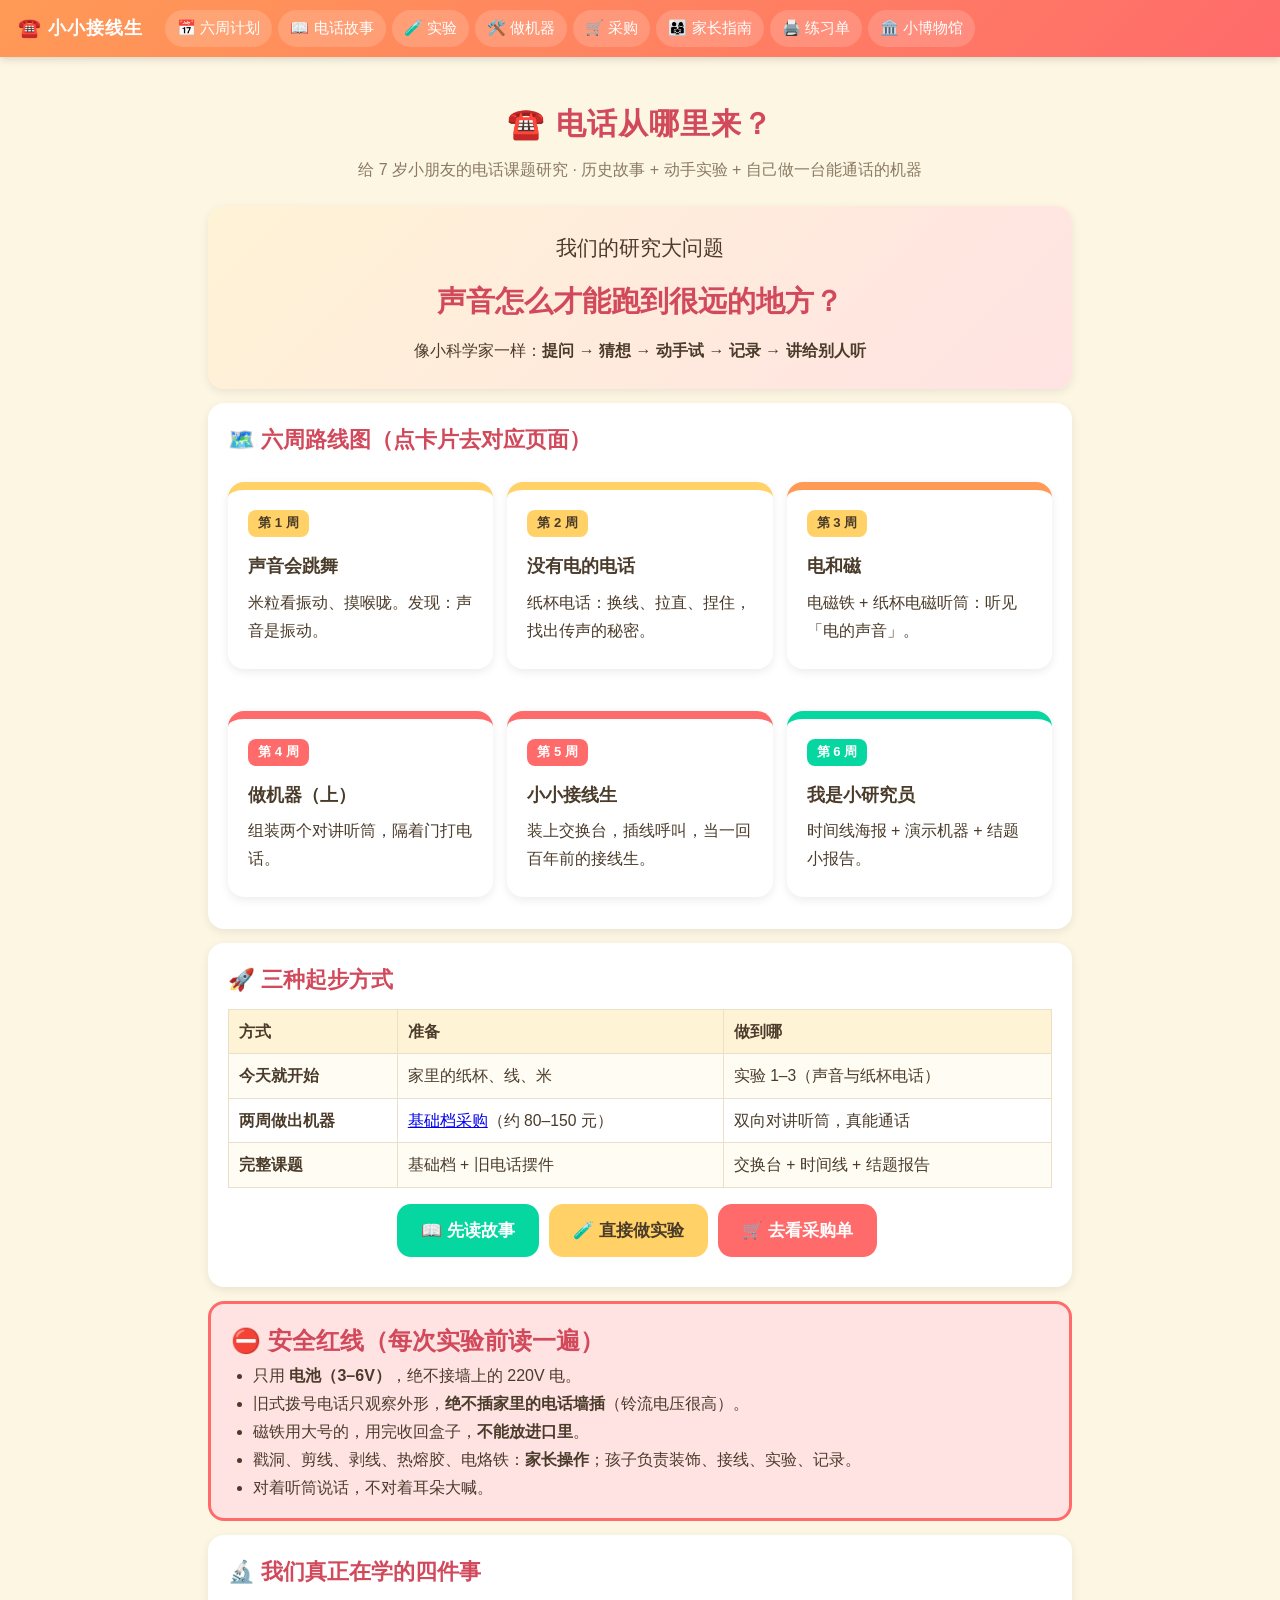
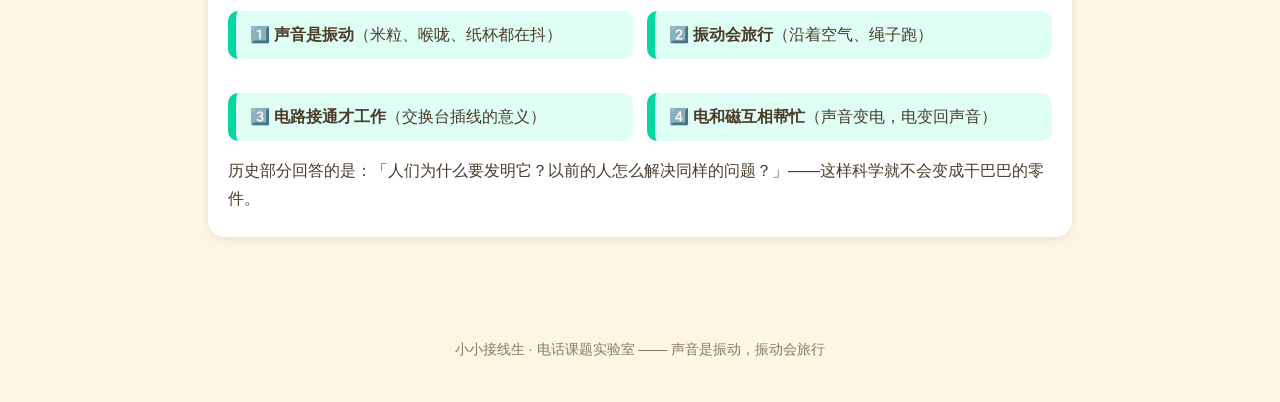
<file: kids-telephone-lab/index.html>
<!DOCTYPE html>
<html lang="zh-CN">
<head>
<meta charset="UTF-8">
<meta name="viewport" content="width=device-width, initial-scale=1.0">
<title>小小接线生 · 电话课题实验室</title>
<link rel="stylesheet" href="assets/style.css">
</head>
<body>
<nav class="topnav">
  <a class="brand" href="index.html">☎️ 小小接线生</a>
  <div class="links">
    <a href="plan.html">📅 六周计划</a>
    <a href="story.html">📖 电话故事</a>
    <a href="experiments.html">🧪 实验</a>
    <a href="machine.html">🛠️ 做机器</a>
    <a href="shopping.html">🛒 采购</a>
    <a href="parents.html">👨‍👩‍👧 家长指南</a>
    <a href="worksheets.html">🖨️ 练习单</a>
    <a href="museum.html">🏛️ 小博物馆</a>
  </div>
</nav>

<div class="wrap">
  <div class="pagehead">
    <h1>☎️ 电话从哪里来？</h1>
    <p>给 7 岁小朋友的电话课题研究 · 历史故事 + 动手实验 + 自己做一台能通话的机器</p>
  </div>

  <div class="card" style="text-align:center; background:linear-gradient(135deg,#fff3d6,#ffe3e3);">
    <p style="font-size:1.3rem;">我们的研究大问题</p>
    <p style="font-size:1.8rem; font-weight:900; color:var(--deep); margin:10px 0;">声音怎么才能跑到很远的地方？</p>
    <p>像小科学家一样：<b>提问 → 猜想 → 动手试 → 记录 → 讲给别人听</b></p>
  </div>

  <div class="card">
    <h2>🗺️ 六周路线图（点卡片去对应页面）</h2>
    <div class="grid3">
      <a class="card" style="text-decoration:none; color:inherit; border-top:8px solid var(--yellow);" href="experiments.html#exp1">
        <span class="tag">第 1 周</span><h3>声音会跳舞</h3>
        <p>米粒看振动、摸喉咙。发现：声音是振动。</p>
      </a>
      <a class="card" style="text-decoration:none; color:inherit; border-top:8px solid var(--yellow);" href="experiments.html#exp3">
        <span class="tag">第 2 周</span><h3>没有电的电话</h3>
        <p>纸杯电话：换线、拉直、捏住，找出传声的秘密。</p>
      </a>
      <a class="card" style="text-decoration:none; color:inherit; border-top:8px solid var(--orange);" href="experiments.html#exp4">
        <span class="tag">第 3 周</span><h3>电和磁</h3>
        <p>电磁铁 + 纸杯电磁听筒：听见「电的声音」。</p>
      </a>
      <a class="card" style="text-decoration:none; color:inherit; border-top:8px solid var(--red);" href="machine.html">
        <span class="tag red">第 4 周</span><h3>做机器（上）</h3>
        <p>组装两个对讲听筒，隔着门打电话。</p>
      </a>
      <a class="card" style="text-decoration:none; color:inherit; border-top:8px solid var(--red);" href="machine.html#switchboard">
        <span class="tag red">第 5 周</span><h3>小小接线生</h3>
        <p>装上交换台，插线呼叫，当一回百年前的接线生。</p>
      </a>
      <a class="card" style="text-decoration:none; color:inherit; border-top:8px solid var(--green);" href="worksheets.html#w6">
        <span class="tag green">第 6 周</span><h3>我是小研究员</h3>
        <p>时间线海报 + 演示机器 + 结题小报告。</p>
      </a>
    </div>
  </div>

  <div class="card">
    <h2>🚀 三种起步方式</h2>
    <table class="tbl">
      <tr><th>方式</th><th>准备</th><th>做到哪</th></tr>
      <tr><td><b>今天就开始</b></td><td>家里的纸杯、线、米</td><td>实验 1–3（声音与纸杯电话）</td></tr>
      <tr><td><b>两周做出机器</b></td><td><a href="shopping.html">基础档采购</a>（约 80–150 元）</td><td>双向对讲听筒，真能通话</td></tr>
      <tr><td><b>完整课题</b></td><td>基础档 + 旧电话摆件</td><td>交换台 + 时间线 + 结题报告</td></tr>
    </table>
    <p style="text-align:center; margin-top:10px;">
      <a class="btn" href="story.html">📖 先读故事</a>
      <a class="btn sunny" href="experiments.html">🧪 直接做实验</a>
      <a class="btn warn" href="shopping.html">🛒 去看采购单</a>
    </p>
  </div>

  <div class="safety">
    <h2>⛔ 安全红线（每次实验前读一遍）</h2>
    <ul>
      <li>只用 <b>电池（3–6V）</b>，绝不接墙上的 220V 电。</li>
      <li>旧式拨号电话只观察外形，<b>绝不插家里的电话墙插</b>（铃流电压很高）。</li>
      <li>磁铁用大号的，用完收回盒子，<b>不能放进口里</b>。</li>
      <li>戳洞、剪线、剥线、热熔胶、电烙铁：<b>家长操作</b>；孩子负责装饰、接线、实验、记录。</li>
      <li>对着听筒说话，不对着耳朵大喊。</li>
    </ul>
  </div>

  <div class="card">
    <h2>🔬 我们真正在学的四件事</h2>
    <div class="grid2">
      <div class="tip">1️⃣ <b>声音是振动</b>（米粒、喉咙、纸杯都在抖）</div>
      <div class="tip">2️⃣ <b>振动会旅行</b>（沿着空气、绳子跑）</div>
      <div class="tip">3️⃣ <b>电路接通才工作</b>（交换台插线的意义）</div>
      <div class="tip">4️⃣ <b>电和磁互相帮忙</b>（声音变电，电变回声音）</div>
    </div>
    <p>历史部分回答的是：「人们为什么要发明它？以前的人怎么解决同样的问题？」——这样科学就不会变成干巴巴的零件。</p>
  </div>
</div>

<footer class="site">小小接线生 · 电话课题实验室 —— 声音是振动，振动会旅行</footer>
<script src="assets/site.js"></script>
</body>
</html>
</file>
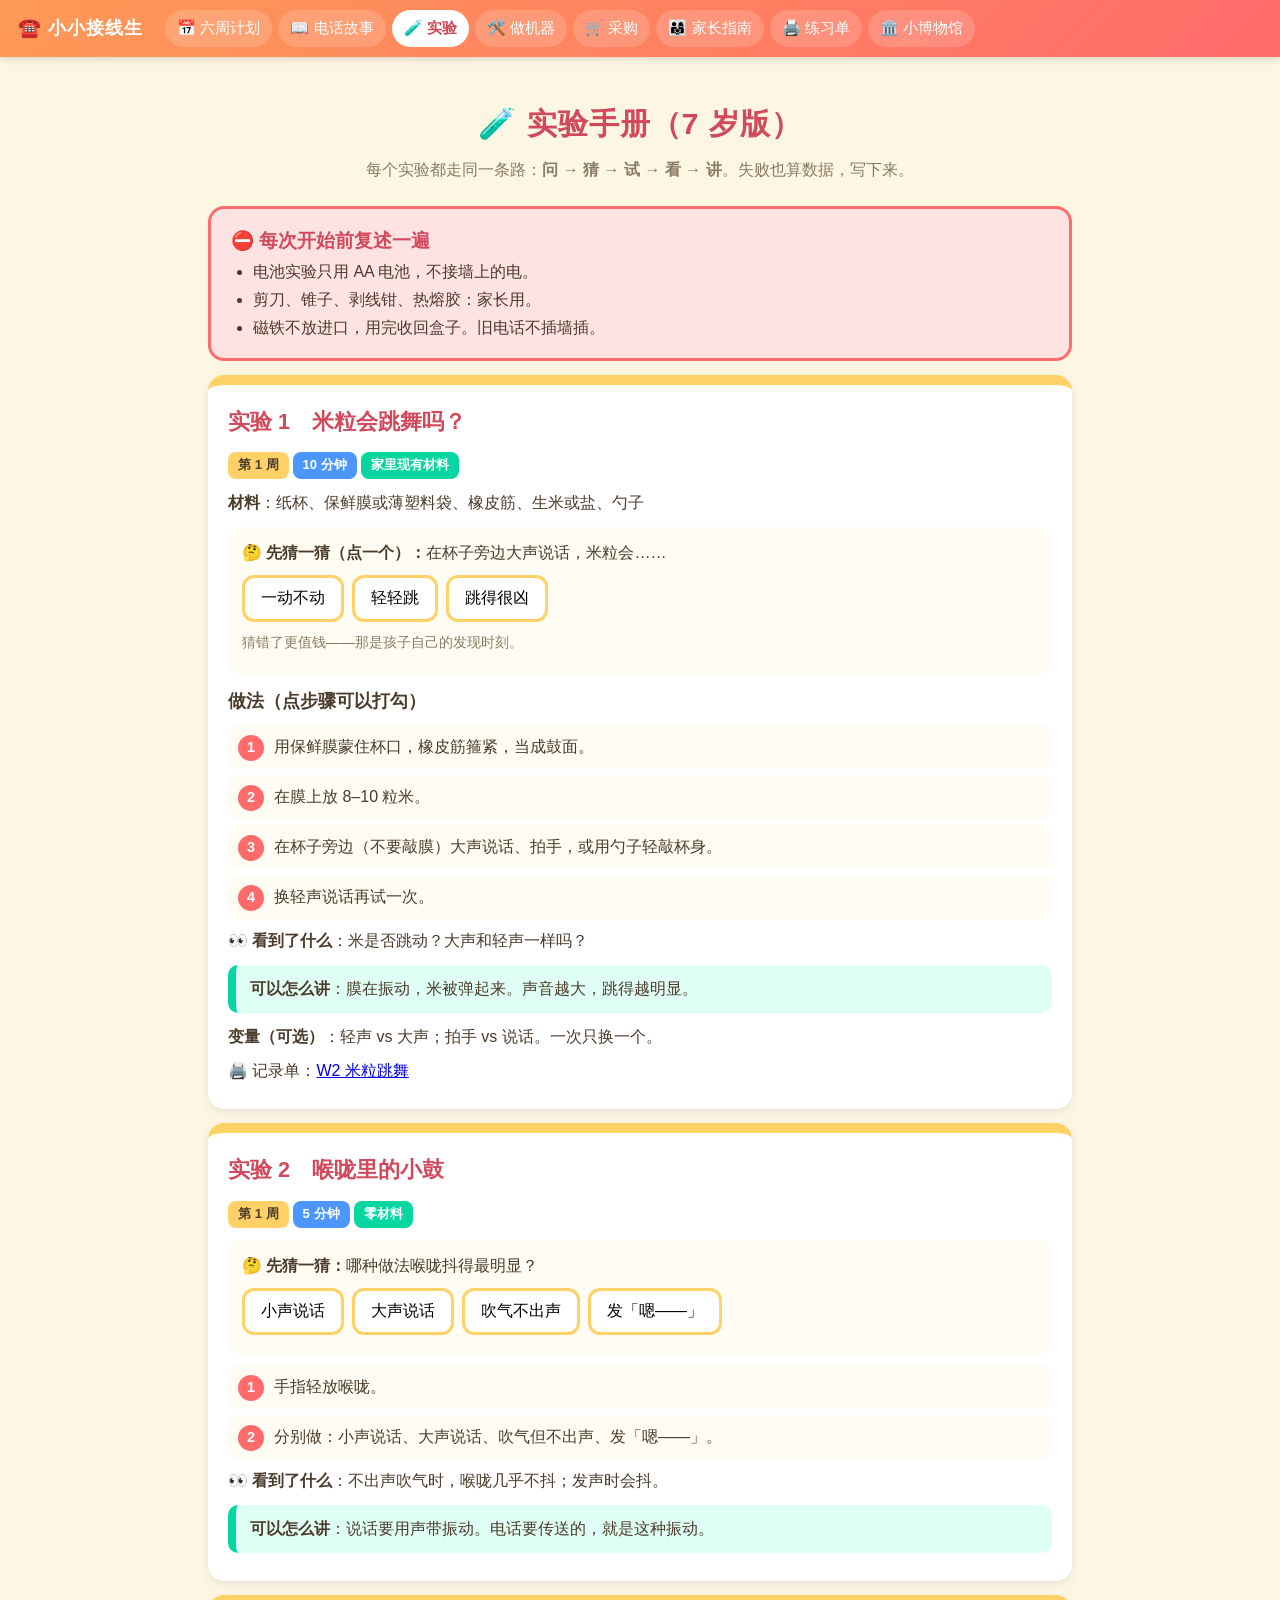
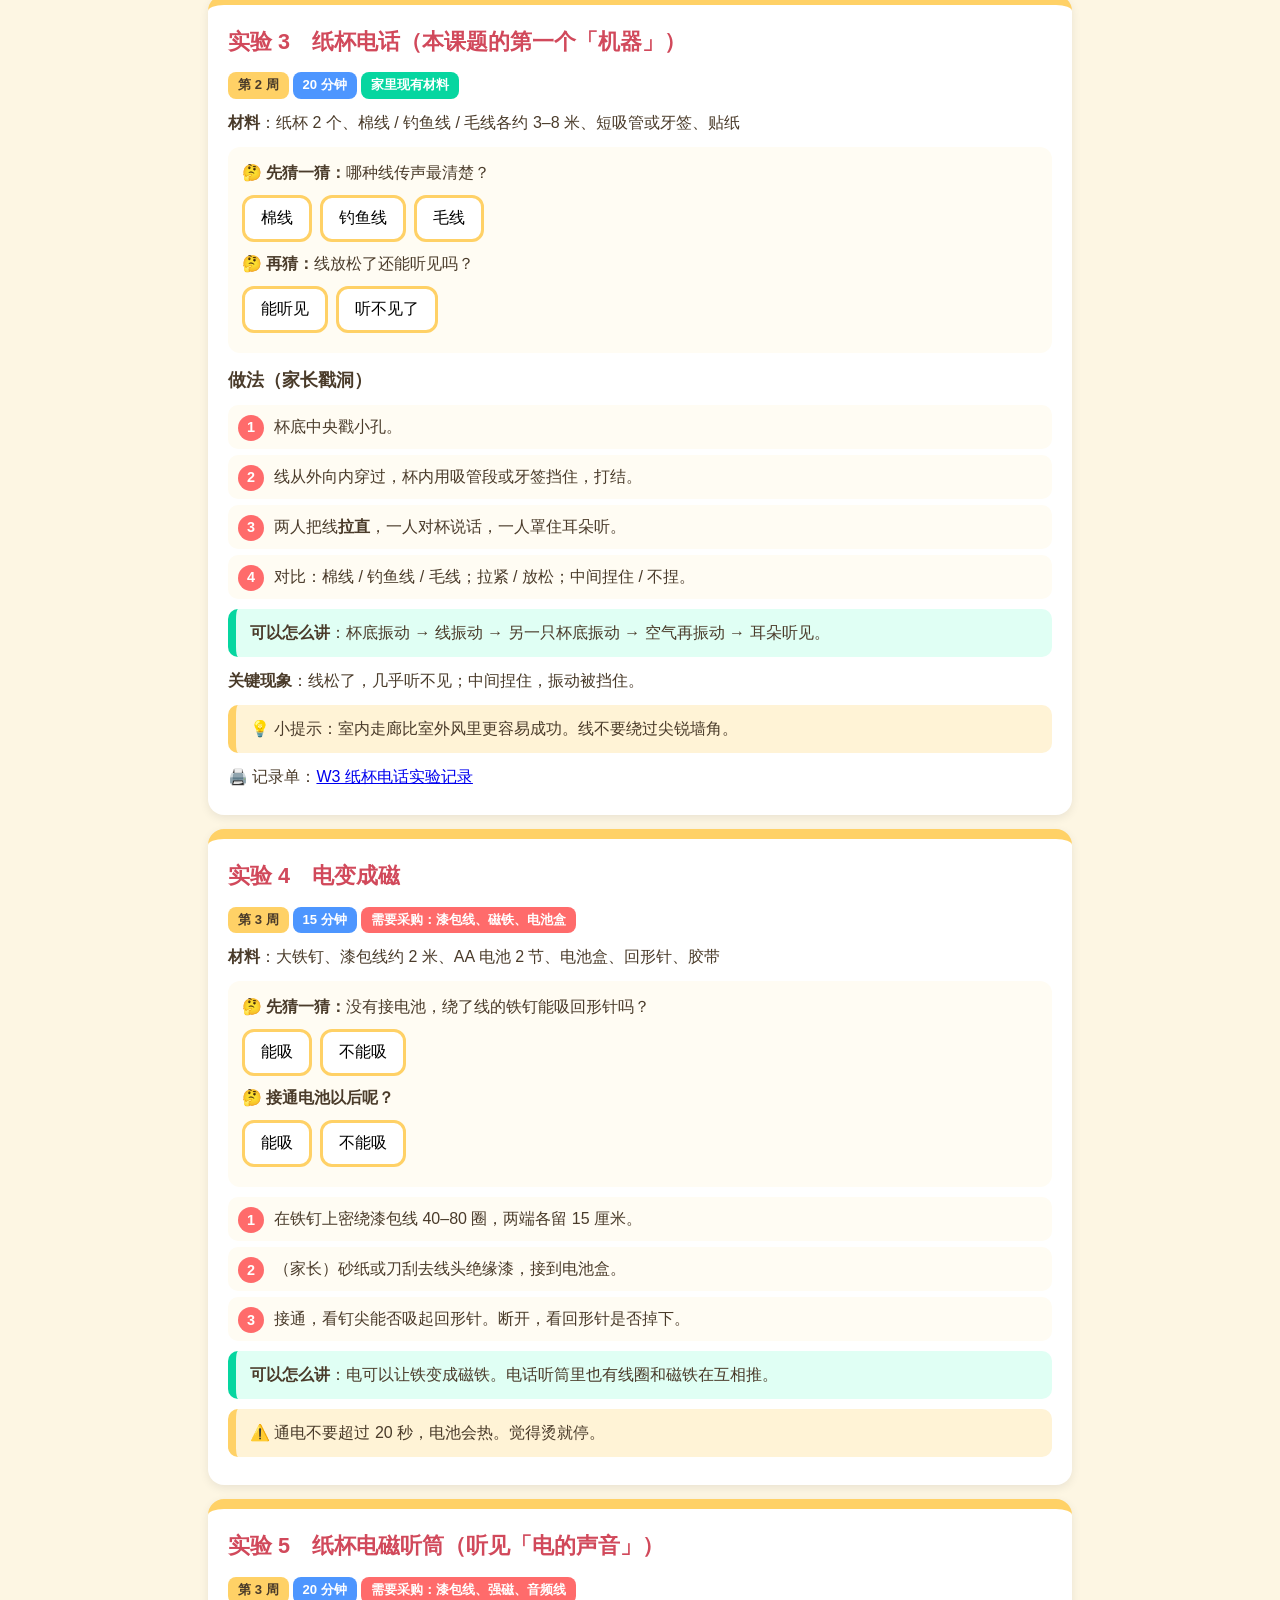
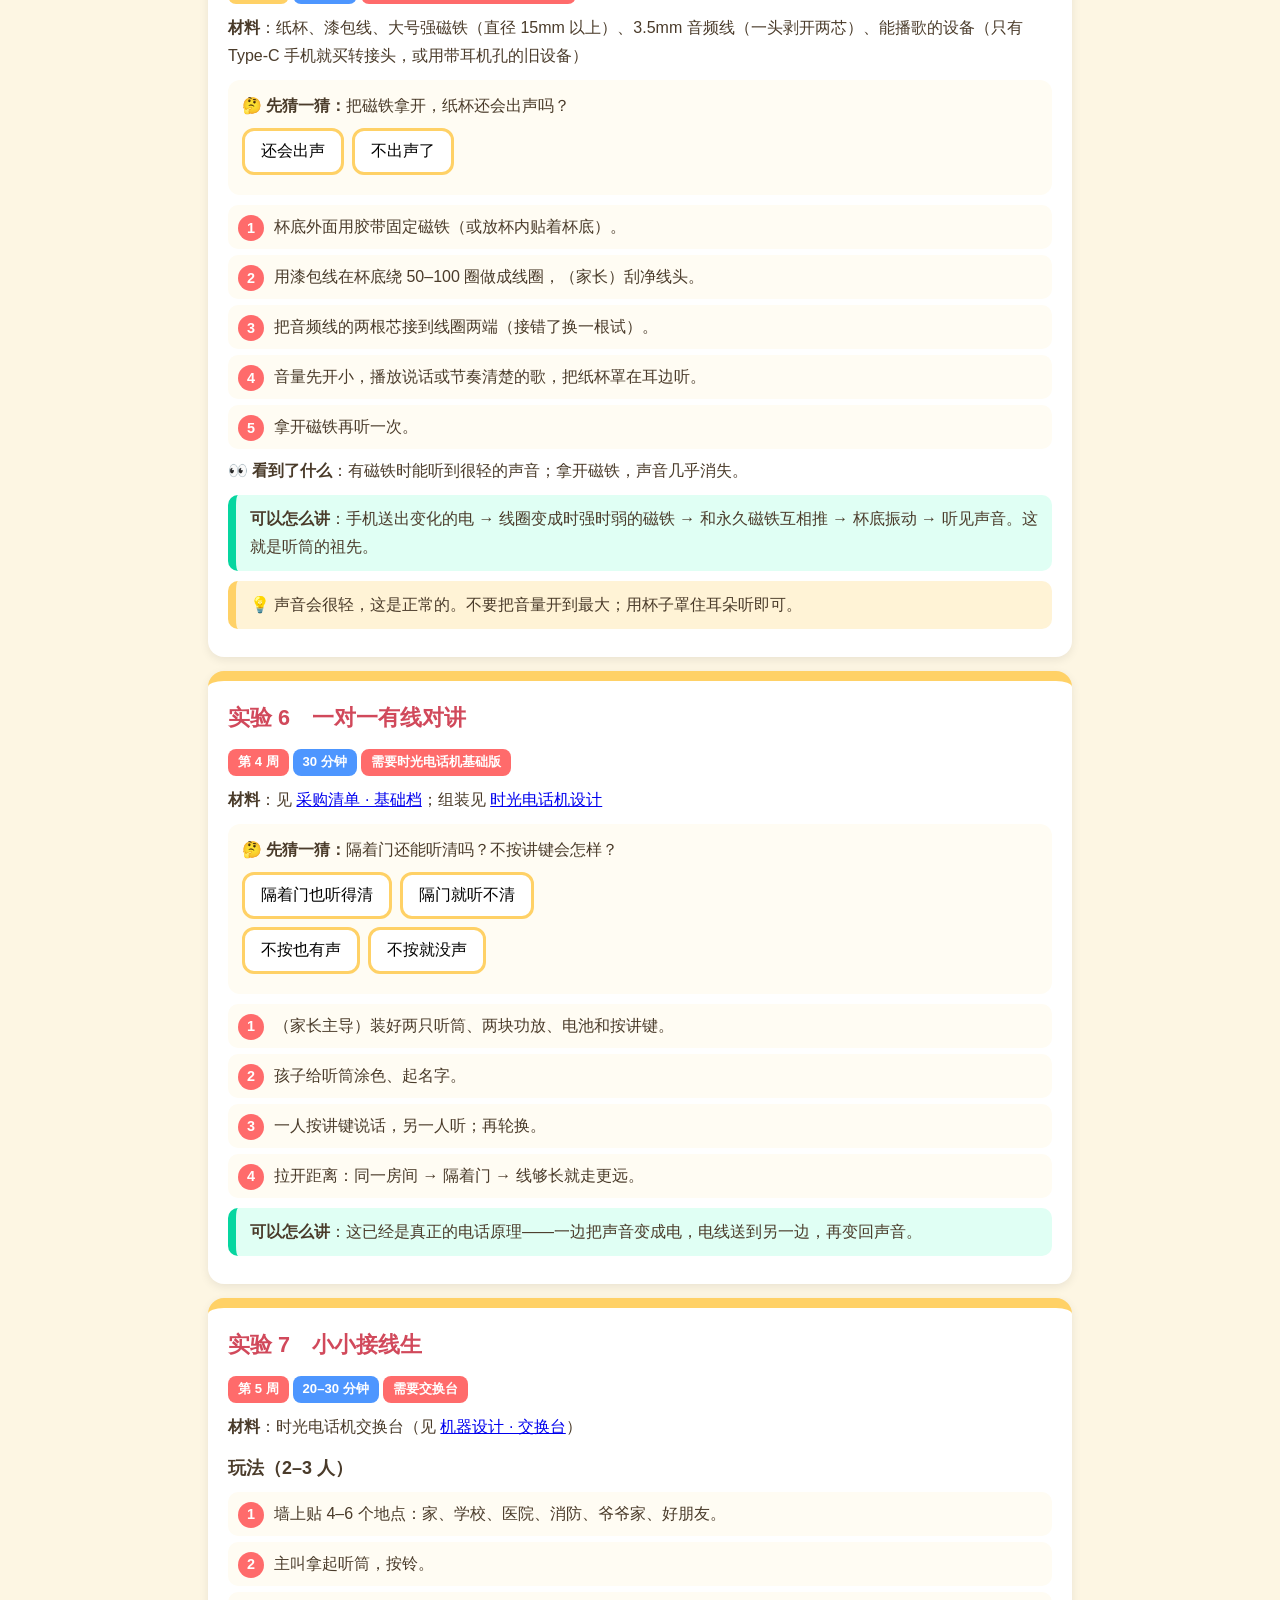
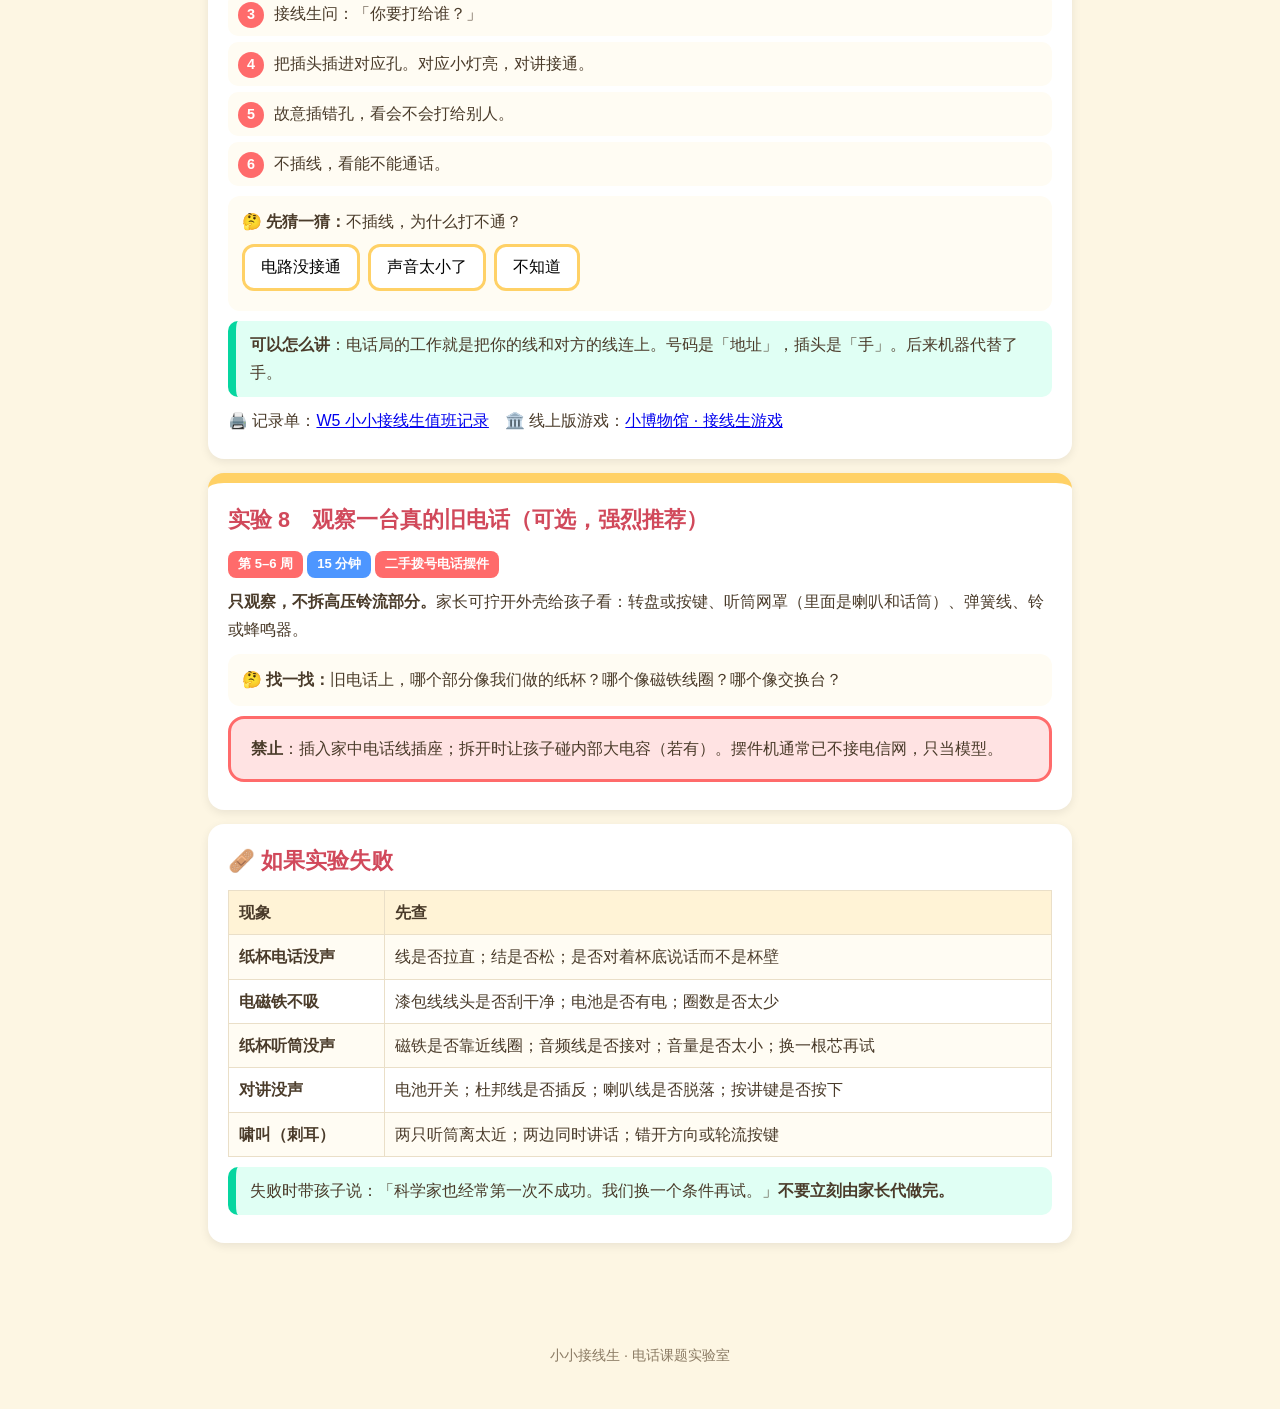
<file: kids-telephone-lab/experiments.html>
<!DOCTYPE html>
<html lang="zh-CN">
<head>
<meta charset="UTF-8">
<meta name="viewport" content="width=device-width, initial-scale=1.0">
<title>实验手册 · 小小接线生</title>
<link rel="stylesheet" href="assets/style.css">
<style>
  .exp { border-top: 10px solid var(--yellow); }
  .exp .meta { margin-bottom: 8px; }
  .guessbox { background: #fffcf3; border-radius: 12px; padding: 12px 14px; margin: 10px 0; }
  .result-row { display: flex; flex-wrap: wrap; gap: 8px; margin: 8px 0; }
  .fail-table td:first-child { white-space: nowrap; font-weight: bold; }
</style>
</head>
<body>
<nav class="topnav">
  <a class="brand" href="index.html">☎️ 小小接线生</a>
  <div class="links">
    <a href="plan.html">📅 六周计划</a>
    <a href="story.html">📖 电话故事</a>
    <a class="here" href="experiments.html">🧪 实验</a>
    <a href="machine.html">🛠️ 做机器</a>
    <a href="shopping.html">🛒 采购</a>
    <a href="parents.html">👨‍👩‍👧 家长指南</a>
    <a href="worksheets.html">🖨️ 练习单</a>
    <a href="museum.html">🏛️ 小博物馆</a>
  </div>
</nav>

<div class="wrap">
  <div class="pagehead">
    <h1>🧪 实验手册（7 岁版）</h1>
    <p>每个实验都走同一条路：<b>问 → 猜 → 试 → 看 → 讲</b>。失败也算数据，写下来。</p>
  </div>

  <div class="safety">
    <h3>⛔ 每次开始前复述一遍</h3>
    <ul>
      <li>电池实验只用 AA 电池，不接墙上的电。</li>
      <li>剪刀、锥子、剥线钳、热熔胶：家长用。</li>
      <li>磁铁不放进口，用完收回盒子。旧电话不插墙插。</li>
    </ul>
  </div>

  <!-- 实验 1 -->
  <div class="card exp" id="exp1">
    <h2>实验 1　米粒会跳舞吗？</h2>
    <p class="meta"><span class="tag">第 1 周</span><span class="tag blue">10 分钟</span><span class="tag green">家里现有材料</span></p>
    <p><b>材料</b>：纸杯、保鲜膜或薄塑料袋、橡皮筋、生米或盐、勺子</p>
    <div class="guessbox">
      <b>🤔 先猜一猜（点一个）：</b>在杯子旁边大声说话，米粒会……
      <div class="guess">
        <button class="guess-opt">一动不动</button>
        <button class="guess-opt">轻轻跳</button>
        <button class="guess-opt">跳得很凶</button>
      </div>
      <p class="guess-note">猜错了更值钱——那是孩子自己的发现时刻。</p>
    </div>
    <h3>做法（点步骤可以打勾）</h3>
    <ol class="steps">
      <li>用保鲜膜蒙住杯口，橡皮筋箍紧，当成鼓面。</li>
      <li>在膜上放 8–10 粒米。</li>
      <li>在杯子旁边（不要敲膜）大声说话、拍手，或用勺子轻敲杯身。</li>
      <li>换轻声说话再试一次。</li>
    </ol>
    <p><b>👀 看到了什么</b>：米是否跳动？大声和轻声一样吗？</p>
    <div class="tip"><b>可以怎么讲</b>：膜在振动，米被弹起来。声音越大，跳得越明显。</div>
    <p><b>变量（可选）</b>：轻声 vs 大声；拍手 vs 说话。一次只换一个。</p>
    <p>🖨️ 记录单：<a href="worksheets.html#w2">W2 米粒跳舞</a></p>
  </div>

  <!-- 实验 2 -->
  <div class="card exp" id="exp2">
    <h2>实验 2　喉咙里的小鼓</h2>
    <p class="meta"><span class="tag">第 1 周</span><span class="tag blue">5 分钟</span><span class="tag green">零材料</span></p>
    <div class="guessbox">
      <b>🤔 先猜一猜：</b>哪种做法喉咙抖得最明显？
      <div class="guess">
        <button class="guess-opt">小声说话</button>
        <button class="guess-opt">大声说话</button>
        <button class="guess-opt">吹气不出声</button>
        <button class="guess-opt">发「嗯——」</button>
      </div>
    </div>
    <ol class="steps">
      <li>手指轻放喉咙。</li>
      <li>分别做：小声说话、大声说话、吹气但不出声、发「嗯——」。</li>
    </ol>
    <p><b>👀 看到了什么</b>：不出声吹气时，喉咙几乎不抖；发声时会抖。</p>
    <div class="tip"><b>可以怎么讲</b>：说话要用声带振动。电话要传送的，就是这种振动。</div>
  </div>

  <!-- 实验 3 -->
  <div class="card exp" id="exp3">
    <h2>实验 3　纸杯电话（本课题的第一个「机器」）</h2>
    <p class="meta"><span class="tag">第 2 周</span><span class="tag blue">20 分钟</span><span class="tag green">家里现有材料</span></p>
    <p><b>材料</b>：纸杯 2 个、棉线 / 钓鱼线 / 毛线各约 3–8 米、短吸管或牙签、贴纸</p>
    <div class="guessbox">
      <b>🤔 先猜一猜：</b>哪种线传声最清楚？
      <div class="guess">
        <button class="guess-opt">棉线</button>
        <button class="guess-opt">钓鱼线</button>
        <button class="guess-opt">毛线</button>
      </div>
      <b>🤔 再猜：</b>线放松了还能听见吗？
      <div class="guess">
        <button class="guess-opt">能听见</button>
        <button class="guess-opt">听不见了</button>
      </div>
    </div>
    <h3>做法（家长戳洞）</h3>
    <ol class="steps">
      <li>杯底中央戳小孔。</li>
      <li>线从外向内穿过，杯内用吸管段或牙签挡住，打结。</li>
      <li>两人把线<b>拉直</b>，一人对杯说话，一人罩住耳朵听。</li>
      <li>对比：棉线 / 钓鱼线 / 毛线；拉紧 / 放松；中间捏住 / 不捏。</li>
    </ol>
    <div class="tip"><b>可以怎么讲</b>：杯底振动 → 线振动 → 另一只杯底振动 → 空气再振动 → 耳朵听见。</div>
    <p><b>关键现象</b>：线松了，几乎听不见；中间捏住，振动被挡住。</p>
    <div class="think">💡 小提示：室内走廊比室外风里更容易成功。线不要绕过尖锐墙角。</div>
    <p>🖨️ 记录单：<a href="worksheets.html#w3">W3 纸杯电话实验记录</a></p>
  </div>

  <!-- 实验 4 -->
  <div class="card exp" id="exp4">
    <h2>实验 4　电变成磁</h2>
    <p class="meta"><span class="tag">第 3 周</span><span class="tag blue">15 分钟</span><span class="tag red">需要采购：漆包线、磁铁、电池盒</span></p>
    <p><b>材料</b>：大铁钉、漆包线约 2 米、AA 电池 2 节、电池盒、回形针、胶带</p>
    <div class="guessbox">
      <b>🤔 先猜一猜：</b>没有接电池，绕了线的铁钉能吸回形针吗？
      <div class="guess">
        <button class="guess-opt">能吸</button>
        <button class="guess-opt">不能吸</button>
      </div>
      <b>🤔 接通电池以后呢？</b>
      <div class="guess">
        <button class="guess-opt">能吸</button>
        <button class="guess-opt">不能吸</button>
      </div>
    </div>
    <ol class="steps">
      <li>在铁钉上密绕漆包线 40–80 圈，两端各留 15 厘米。</li>
      <li>（家长）砂纸或刀刮去线头绝缘漆，接到电池盒。</li>
      <li>接通，看钉尖能否吸起回形针。断开，看回形针是否掉下。</li>
    </ol>
    <div class="tip"><b>可以怎么讲</b>：电可以让铁变成磁铁。电话听筒里也有线圈和磁铁在互相推。</div>
    <div class="think">⚠️ 通电不要超过 20 秒，电池会热。觉得烫就停。</div>
  </div>

  <!-- 实验 5 -->
  <div class="card exp" id="exp5">
    <h2>实验 5　纸杯电磁听筒（听见「电的声音」）</h2>
    <p class="meta"><span class="tag">第 3 周</span><span class="tag blue">20 分钟</span><span class="tag red">需要采购：漆包线、强磁、音频线</span></p>
    <p><b>材料</b>：纸杯、漆包线、大号强磁铁（直径 15mm 以上）、3.5mm 音频线（一头剥开两芯）、能播歌的设备（只有 Type-C 手机就买转接头，或用带耳机孔的旧设备）</p>
    <div class="guessbox">
      <b>🤔 先猜一猜：</b>把磁铁拿开，纸杯还会出声吗？
      <div class="guess">
        <button class="guess-opt">还会出声</button>
        <button class="guess-opt">不出声了</button>
      </div>
    </div>
    <ol class="steps">
      <li>杯底外面用胶带固定磁铁（或放杯内贴着杯底）。</li>
      <li>用漆包线在杯底绕 50–100 圈做成线圈，（家长）刮净线头。</li>
      <li>把音频线的两根芯接到线圈两端（接错了换一根试）。</li>
      <li>音量先开小，播放说话或节奏清楚的歌，把纸杯罩在耳边听。</li>
      <li>拿开磁铁再听一次。</li>
    </ol>
    <p><b>👀 看到了什么</b>：有磁铁时能听到很轻的声音；拿开磁铁，声音几乎消失。</p>
    <div class="tip"><b>可以怎么讲</b>：手机送出变化的电 → 线圈变成时强时弱的磁铁 → 和永久磁铁互相推 → 杯底振动 → 听见声音。这就是听筒的祖先。</div>
    <div class="think">💡 声音会很轻，这是正常的。不要把音量开到最大；用杯子罩住耳朵听即可。</div>
  </div>

  <!-- 实验 6 -->
  <div class="card exp" id="exp6">
    <h2>实验 6　一对一有线对讲</h2>
    <p class="meta"><span class="tag red">第 4 周</span><span class="tag blue">30 分钟</span><span class="tag red">需要时光电话机基础版</span></p>
    <p><b>材料</b>：见 <a href="shopping.html">采购清单 · 基础档</a>；组装见 <a href="machine.html">时光电话机设计</a></p>
    <div class="guessbox">
      <b>🤔 先猜一猜：</b>隔着门还能听清吗？不按讲键会怎样？
      <div class="guess">
        <button class="guess-opt">隔着门也听得清</button>
        <button class="guess-opt">隔门就听不清</button>
      </div>
      <div class="guess">
        <button class="guess-opt">不按也有声</button>
        <button class="guess-opt">不按就没声</button>
      </div>
    </div>
    <ol class="steps">
      <li>（家长主导）装好两只听筒、两块功放、电池和按讲键。</li>
      <li>孩子给听筒涂色、起名字。</li>
      <li>一人按讲键说话，另一人听；再轮换。</li>
      <li>拉开距离：同一房间 → 隔着门 → 线够长就走更远。</li>
    </ol>
    <div class="tip"><b>可以怎么讲</b>：这已经是真正的电话原理——一边把声音变成电，电线送到另一边，再变回声音。</div>
  </div>

  <!-- 实验 7 -->
  <div class="card exp" id="exp7">
    <h2>实验 7　小小接线生</h2>
    <p class="meta"><span class="tag red">第 5 周</span><span class="tag blue">20–30 分钟</span><span class="tag red">需要交换台</span></p>
    <p><b>材料</b>：时光电话机交换台（见 <a href="machine.html#switchboard">机器设计 · 交换台</a>）</p>
    <h3>玩法（2–3 人）</h3>
    <ol class="steps">
      <li>墙上贴 4–6 个地点：家、学校、医院、消防、爷爷家、好朋友。</li>
      <li>主叫拿起听筒，按铃。</li>
      <li>接线生问：「你要打给谁？」</li>
      <li>把插头插进对应孔。对应小灯亮，对讲接通。</li>
      <li>故意插错孔，看会不会打给别人。</li>
      <li>不插线，看能不能通话。</li>
    </ol>
    <div class="guessbox">
      <b>🤔 先猜一猜：</b>不插线，为什么打不通？
      <div class="guess">
        <button class="guess-opt">电路没接通</button>
        <button class="guess-opt">声音太小了</button>
        <button class="guess-opt">不知道</button>
      </div>
    </div>
    <div class="tip"><b>可以怎么讲</b>：电话局的工作就是把你的线和对方的线连上。号码是「地址」，插头是「手」。后来机器代替了手。</div>
    <p>🖨️ 记录单：<a href="worksheets.html#w5">W5 小小接线生值班记录</a>　🏛️ 线上版游戏：<a href="museum.html#switch">小博物馆 · 接线生游戏</a></p>
  </div>

  <!-- 实验 8 -->
  <div class="card exp" id="exp8">
    <h2>实验 8　观察一台真的旧电话（可选，强烈推荐）</h2>
    <p class="meta"><span class="tag red">第 5–6 周</span><span class="tag blue">15 分钟</span><span class="tag red">二手拨号电话摆件</span></p>
    <p><b>只观察，不拆高压铃流部分。</b>家长可拧开外壳给孩子看：转盘或按键、听筒网罩（里面是喇叭和话筒）、弹簧线、铃或蜂鸣器。</p>
    <div class="guessbox">
      <b>🤔 找一找：</b>旧电话上，哪个部分像我们做的纸杯？哪个像磁铁线圈？哪个像交换台？
    </div>
    <div class="safety" style="margin:10px 0;">
      <b>禁止</b>：插入家中电话线插座；拆开时让孩子碰内部大电容（若有）。摆件机通常已不接电信网，只当模型。
    </div>
  </div>

  <!-- 失败排查 -->
  <div class="card">
    <h2>🩹 如果实验失败</h2>
    <table class="tbl fail-table">
      <tr><th>现象</th><th>先查</th></tr>
      <tr><td>纸杯电话没声</td><td>线是否拉直；结是否松；是否对着杯底说话而不是杯壁</td></tr>
      <tr><td>电磁铁不吸</td><td>漆包线线头是否刮干净；电池是否有电；圈数是否太少</td></tr>
      <tr><td>纸杯听筒没声</td><td>磁铁是否靠近线圈；音频线是否接对；音量是否太小；换一根芯再试</td></tr>
      <tr><td>对讲没声</td><td>电池开关；杜邦线是否插反；喇叭线是否脱落；按讲键是否按下</td></tr>
      <tr><td>啸叫（刺耳）</td><td>两只听筒离太近；两边同时讲话；错开方向或轮流按键</td></tr>
    </table>
    <div class="tip">失败时带孩子说：「科学家也经常第一次不成功。我们换一个条件再试。」<b>不要立刻由家长代做完。</b></div>
  </div>
</div>

<footer class="site">小小接线生 · 电话课题实验室</footer>
<script src="assets/site.js"></script>
</body>
</html>
</file>
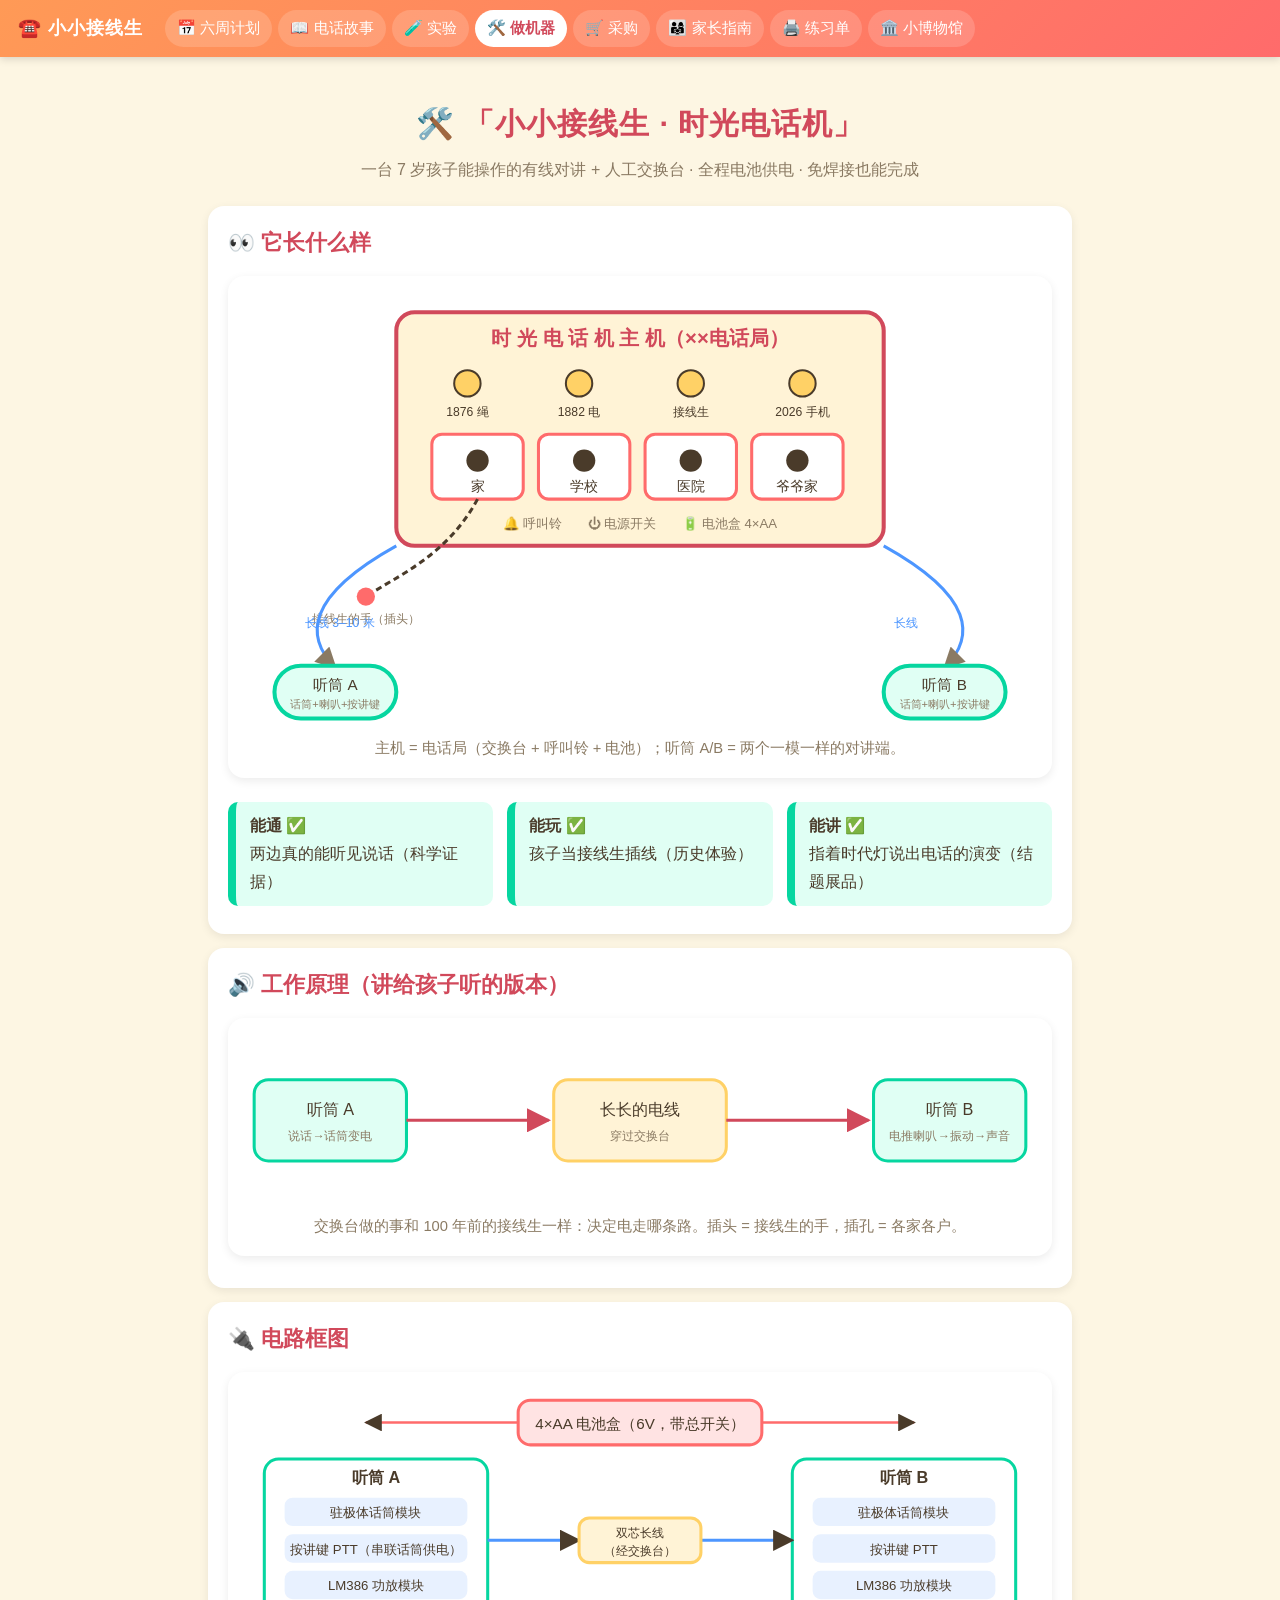
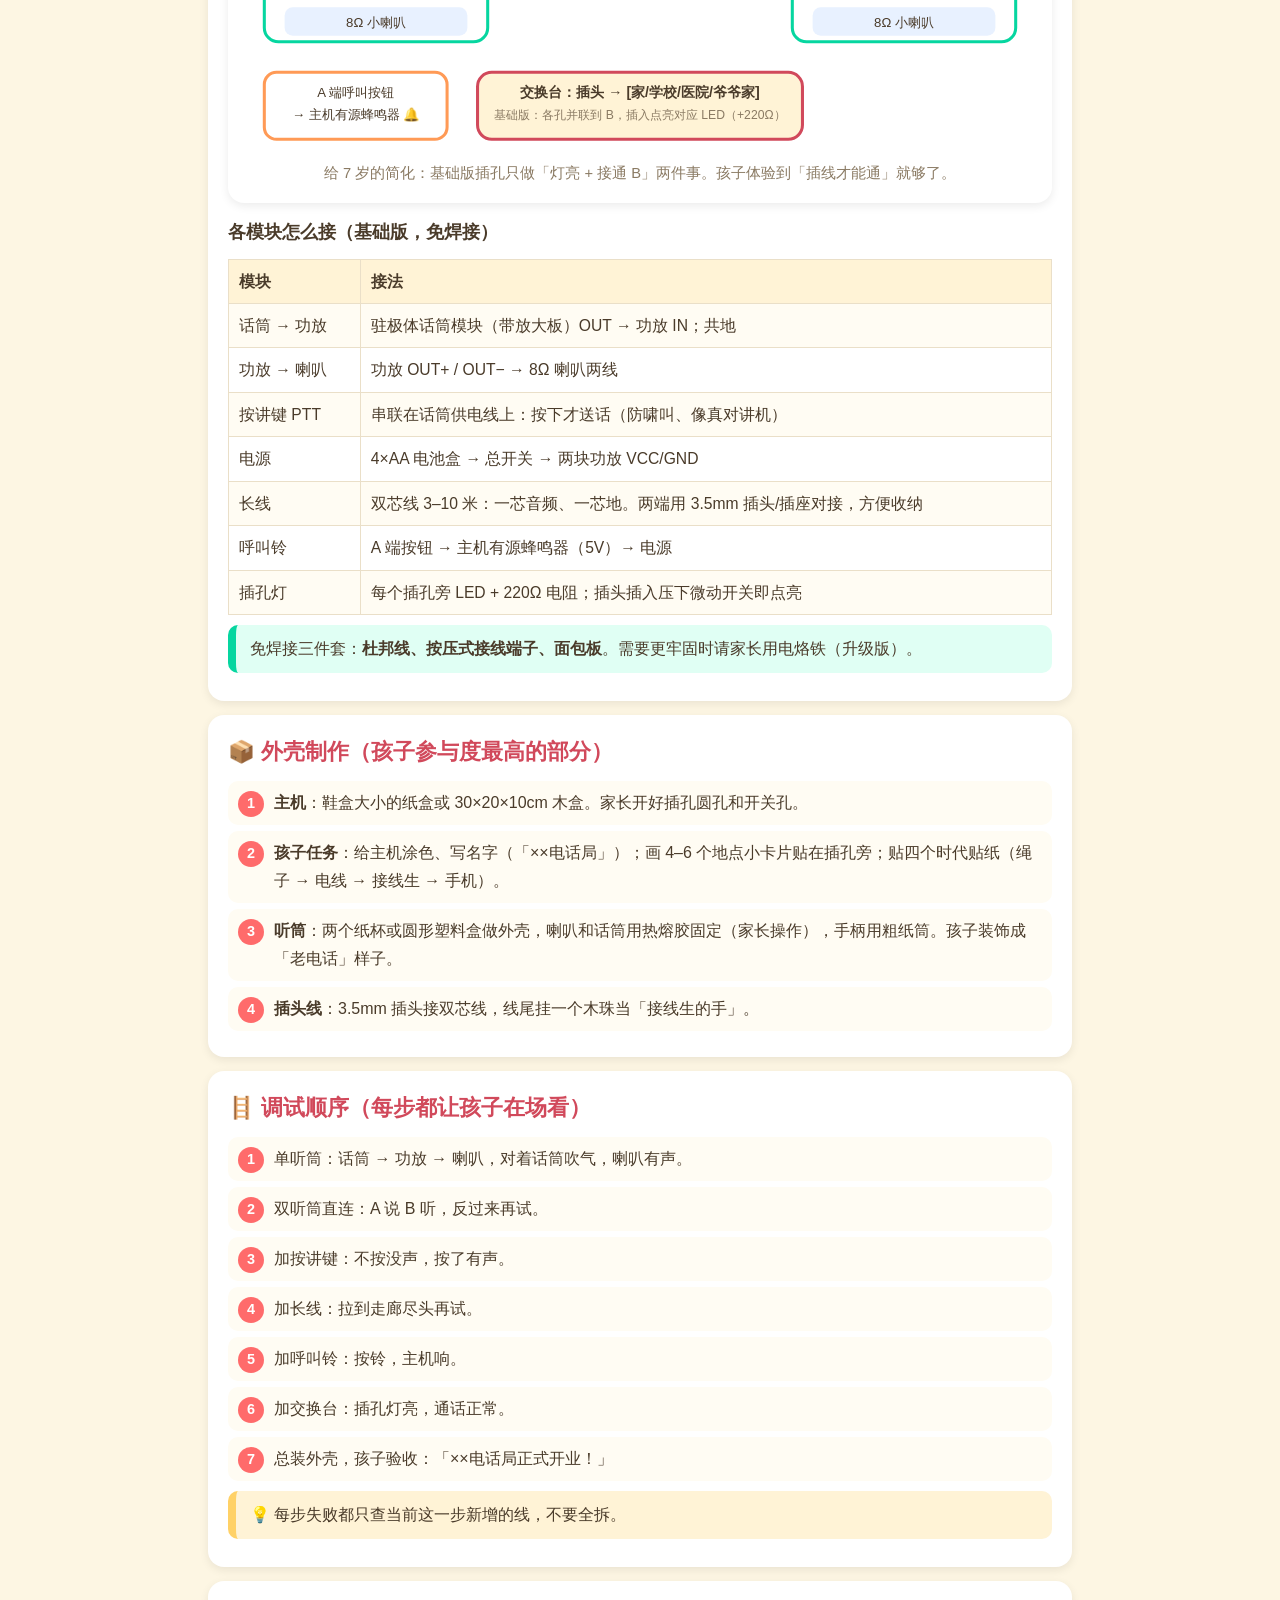
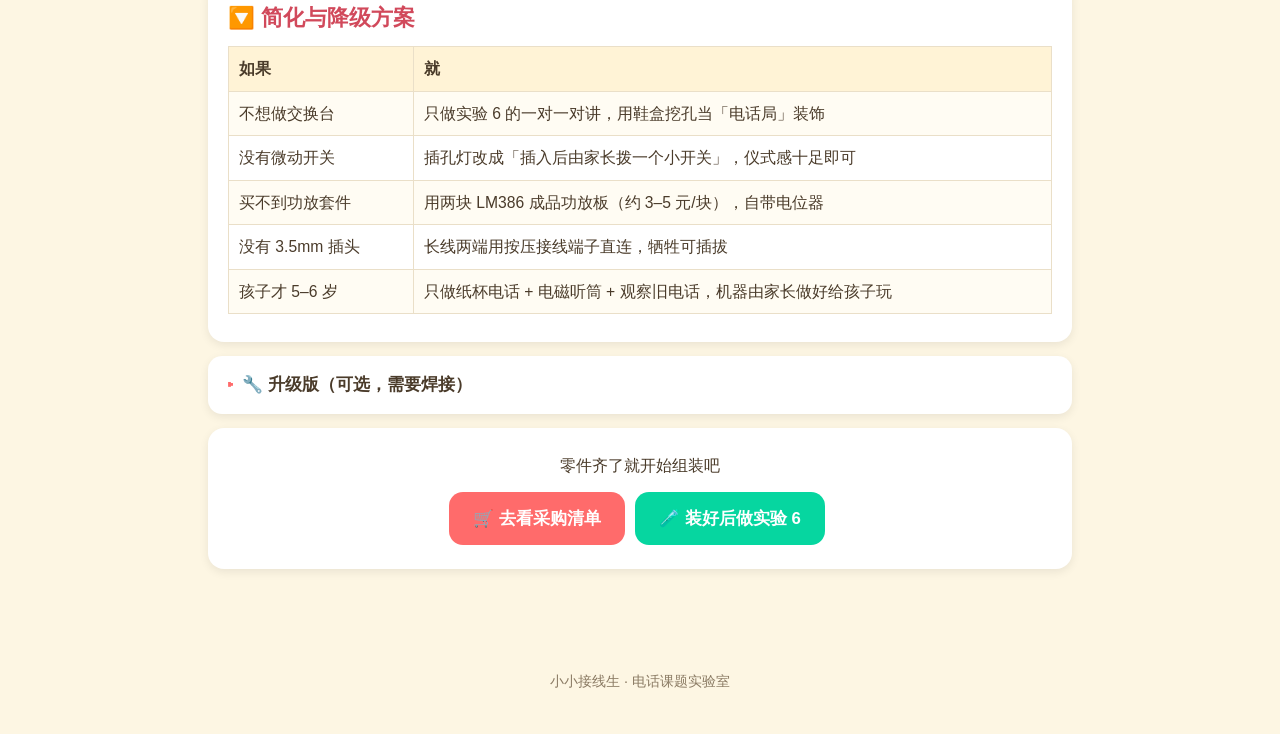
<file: kids-telephone-lab/machine.html>
<!DOCTYPE html>
<html lang="zh-CN">
<head>
<meta charset="UTF-8">
<meta name="viewport" content="width=device-width, initial-scale=1.0">
<title>时光电话机设计 · 小小接线生</title>
<link rel="stylesheet" href="assets/style.css">
</head>
<body>
<nav class="topnav">
  <a class="brand" href="index.html">☎️ 小小接线生</a>
  <div class="links">
    <a href="plan.html">📅 六周计划</a>
    <a href="story.html">📖 电话故事</a>
    <a href="experiments.html">🧪 实验</a>
    <a class="here" href="machine.html">🛠️ 做机器</a>
    <a href="shopping.html">🛒 采购</a>
    <a href="parents.html">👨‍👩‍👧 家长指南</a>
    <a href="worksheets.html">🖨️ 练习单</a>
    <a href="museum.html">🏛️ 小博物馆</a>
  </div>
</nav>

<div class="wrap">
  <div class="pagehead">
    <h1>🛠️ 「小小接线生 · 时光电话机」</h1>
    <p>一台 7 岁孩子能操作的有线对讲 + 人工交换台 · 全程电池供电 · 免焊接也能完成</p>
  </div>

  <div class="card">
    <h2>👀 它长什么样</h2>
    <figure class="diagram">
      <svg viewBox="0 0 780 430" role="img" aria-label="时光电话机外观图">
        <defs>
          <marker id="ar2" viewBox="0 0 10 10" refX="9" refY="5" markerWidth="7" markerHeight="7" orient="auto-start-reverse">
            <path d="M0,0 L10,5 L0,10 z" fill="#8a7a63"/>
          </marker>
        </defs>
        <!-- 主机 -->
        <rect x="150" y="20" rx="18" ry="18" width="480" height="230" fill="#fff3d6" stroke="#d1495b" stroke-width="4"/>
        <text x="390" y="52" text-anchor="middle" font-size="20" font-weight="bold" fill="#d1495b">时 光 电 话 机 主 机（××电话局）</text>
        <!-- 时代灯 -->
        <g font-size="12" fill="#4a3b2a" text-anchor="middle">
          <circle cx="220" cy="90" r="13" fill="#ffd166" stroke="#4a3b2a" stroke-width="2"/>
          <text x="220" y="122">1876 绳</text>
          <circle cx="330" cy="90" r="13" fill="#ffd166" stroke="#4a3b2a" stroke-width="2"/>
          <text x="330" y="122">1882 电</text>
          <circle cx="440" cy="90" r="13" fill="#ffd166" stroke="#4a3b2a" stroke-width="2"/>
          <text x="440" y="122">接线生</text>
          <circle cx="550" cy="90" r="13" fill="#ffd166" stroke="#4a3b2a" stroke-width="2"/>
          <text x="550" y="122">2026 手机</text>
        </g>
        <!-- 交换台插孔 -->
        <g font-size="14" text-anchor="middle" fill="#4a3b2a">
          <rect x="185" y="140" width="90" height="64" rx="10" fill="#fff" stroke="#ff6b6b" stroke-width="3"/>
          <circle cx="230" cy="166" r="11" fill="#4a3b2a"/><text x="230" y="196">家</text>
          <rect x="290" y="140" width="90" height="64" rx="10" fill="#fff" stroke="#ff6b6b" stroke-width="3"/>
          <circle cx="335" cy="166" r="11" fill="#4a3b2a"/><text x="335" y="196">学校</text>
          <rect x="395" y="140" width="90" height="64" rx="10" fill="#fff" stroke="#ff6b6b" stroke-width="3"/>
          <circle cx="440" cy="166" r="11" fill="#4a3b2a"/><text x="440" y="196">医院</text>
          <rect x="500" y="140" width="90" height="64" rx="10" fill="#fff" stroke="#ff6b6b" stroke-width="3"/>
          <circle cx="545" cy="166" r="11" fill="#4a3b2a"/><text x="545" y="196">爷爷家</text>
        </g>
        <text x="390" y="232" text-anchor="middle" font-size="13" fill="#8a7a63">🔔 呼叫铃　　⏻ 电源开关　　🔋 电池盒 4×AA</text>
        <!-- 插头线 -->
        <path d="M230 204 C 200 260, 150 280, 120 300" stroke="#4a3b2a" stroke-width="3" fill="none" stroke-dasharray="6 4"/>
        <circle cx="120" cy="300" r="9" fill="#ff6b6b"/>
        <text x="120" y="326" text-anchor="middle" font-size="12" fill="#8a7a63">接线生的手（插头）</text>
        <!-- 长线 -->
        <path d="M150 250 C 60 300, 60 340, 90 370" stroke="#4d96ff" stroke-width="3" fill="none" marker-end="url(#ar2)"/>
        <path d="M630 250 C 720 300, 720 340, 690 370" stroke="#4d96ff" stroke-width="3" fill="none" marker-end="url(#ar2)"/>
        <text x="60" y="330" font-size="12" fill="#4d96ff">长线 3–10 米</text>
        <text x="640" y="330" font-size="12" fill="#4d96ff">长线</text>
        <!-- 听筒 -->
        <g>
          <rect x="30" y="368" rx="26" ry="26" width="120" height="52" fill="#e0fff4" stroke="#06d6a0" stroke-width="4"/>
          <text x="90" y="392" text-anchor="middle" font-size="15" fill="#4a3b2a">听筒 A</text>
          <text x="90" y="410" text-anchor="middle" font-size="11" fill="#8a7a63">话筒+喇叭+按讲键</text>
          <rect x="630" y="368" rx="26" ry="26" width="120" height="52" fill="#e0fff4" stroke="#06d6a0" stroke-width="4"/>
          <text x="690" y="392" text-anchor="middle" font-size="15" fill="#4a3b2a">听筒 B</text>
          <text x="690" y="410" text-anchor="middle" font-size="11" fill="#8a7a63">话筒+喇叭+按讲键</text>
        </g>
      </svg>
      <figcaption>主机 = 电话局（交换台 + 呼叫铃 + 电池）；听筒 A/B = 两个一模一样的对讲端。</figcaption>
    </figure>
    <div class="grid3">
      <div class="tip"><b>能通</b> ✅<br>两边真的能听见说话（科学证据）</div>
      <div class="tip"><b>能玩</b> ✅<br>孩子当接线生插线（历史体验）</div>
      <div class="tip"><b>能讲</b> ✅<br>指着时代灯说出电话的演变（结题展品）</div>
    </div>
  </div>

  <div class="card">
    <h2>🔊 工作原理（讲给孩子听的版本）</h2>
    <figure class="diagram">
      <svg viewBox="0 0 780 170" role="img" aria-label="工作原理图">
        <defs>
          <marker id="ar3" viewBox="0 0 10 10" refX="9" refY="5" markerWidth="8" markerHeight="8" orient="auto-start-reverse">
            <path d="M0,0 L10,5 L0,10 z" fill="#d1495b"/>
          </marker>
        </defs>
        <rect x="10" y="45" rx="14" ry="14" width="150" height="80" fill="#e0fff4" stroke="#06d6a0" stroke-width="3"/>
        <text x="85" y="80" text-anchor="middle" font-size="16" fill="#4a3b2a">听筒 A</text>
        <text x="85" y="104" text-anchor="middle" font-size="12" fill="#8a7a63">说话→话筒变电</text>
        <line x1="160" y1="85" x2="300" y2="85" stroke="#d1495b" stroke-width="3" marker-end="url(#ar3)"/>
        <rect x="305" y="45" rx="14" ry="14" width="170" height="80" fill="#fff3d6" stroke="#ffd166" stroke-width="3"/>
        <text x="390" y="80" text-anchor="middle" font-size="16" fill="#4a3b2a">长长的电线</text>
        <text x="390" y="104" text-anchor="middle" font-size="12" fill="#8a7a63">穿过交换台</text>
        <line x1="475" y1="85" x2="615" y2="85" stroke="#d1495b" stroke-width="3" marker-end="url(#ar3)"/>
        <rect x="620" y="45" rx="14" ry="14" width="150" height="80" fill="#e0fff4" stroke="#06d6a0" stroke-width="3"/>
        <text x="695" y="80" text-anchor="middle" font-size="16" fill="#4a3b2a">听筒 B</text>
        <text x="695" y="104" text-anchor="middle" font-size="12" fill="#8a7a63">电推喇叭→振动→声音</text>
      </svg>
      <figcaption>交换台做的事和 100 年前的接线生一样：决定电走哪条路。插头 = 接线生的手，插孔 = 各家各户。</figcaption>
    </figure>
  </div>

  <div class="card" id="switchboard">
    <h2>🔌 电路框图</h2>
    <figure class="diagram">
      <svg viewBox="0 0 780 360" role="img" aria-label="电路框图">
        <defs>
          <marker id="ar4" viewBox="0 0 10 10" refX="9" refY="5" markerWidth="7" markerHeight="7" orient="auto-start-reverse">
            <path d="M0,0 L10,5 L0,10 z" fill="#4a3b2a"/>
          </marker>
        </defs>
        <!-- 电源 -->
        <rect x="270" y="12" rx="12" ry="12" width="240" height="44" fill="#ffe3e3" stroke="#ff6b6b" stroke-width="3"/>
        <text x="390" y="40" text-anchor="middle" font-size="15" fill="#4a3b2a">4×AA 电池盒（6V，带总开关）</text>
        <line x1="270" y1="34" x2="120" y2="34" stroke="#ff6b6b" stroke-width="2.5" marker-end="url(#ar4)"/>
        <line x1="510" y1="34" x2="660" y2="34" stroke="#ff6b6b" stroke-width="2.5" marker-end="url(#ar4)"/>

        <!-- 听筒A -->
        <rect x="20" y="70" rx="14" ry="14" width="220" height="180" fill="#fff" stroke="#06d6a0" stroke-width="3"/>
        <text x="130" y="94" text-anchor="middle" font-size="16" font-weight="bold" fill="#4a3b2a">听筒 A</text>
        <g font-size="13" fill="#4a3b2a">
          <rect x="40" y="108" width="180" height="28" rx="8" fill="#e8f1ff"/><text x="130" y="127" text-anchor="middle">驻极体话筒模块</text>
          <rect x="40" y="144" width="180" height="28" rx="8" fill="#e8f1ff"/><text x="130" y="163" text-anchor="middle">按讲键 PTT（串联话筒供电）</text>
          <rect x="40" y="180" width="180" height="28" rx="8" fill="#e8f1ff"/><text x="130" y="199" text-anchor="middle">LM386 功放模块</text>
          <rect x="40" y="216" width="180" height="28" rx="8" fill="#e8f1ff"/><text x="130" y="235" text-anchor="middle">8Ω 小喇叭</text>
        </g>

        <!-- 听筒B -->
        <rect x="540" y="70" rx="14" ry="14" width="220" height="180" fill="#fff" stroke="#06d6a0" stroke-width="3"/>
        <text x="650" y="94" text-anchor="middle" font-size="16" font-weight="bold" fill="#4a3b2a">听筒 B</text>
        <g font-size="13" fill="#4a3b2a">
          <rect x="560" y="108" width="180" height="28" rx="8" fill="#e8f1ff"/><text x="650" y="127" text-anchor="middle">驻极体话筒模块</text>
          <rect x="560" y="144" width="180" height="28" rx="8" fill="#e8f1ff"/><text x="650" y="163" text-anchor="middle">按讲键 PTT</text>
          <rect x="560" y="180" width="180" height="28" rx="8" fill="#e8f1ff"/><text x="650" y="199" text-anchor="middle">LM386 功放模块</text>
          <rect x="560" y="216" width="180" height="28" rx="8" fill="#e8f1ff"/><text x="650" y="235" text-anchor="middle">8Ω 小喇叭</text>
        </g>

        <!-- 音频线 -->
        <line x1="240" y1="150" x2="330" y2="150" stroke="#4d96ff" stroke-width="3" marker-end="url(#ar4)"/>
        <line x1="450" y1="150" x2="540" y2="150" stroke="#4d96ff" stroke-width="3" marker-end="url(#ar4)"/>
        <rect x="330" y="128" rx="10" ry="10" width="120" height="44" fill="#fff3d6" stroke="#ffd166" stroke-width="3"/>
        <text x="390" y="147" text-anchor="middle" font-size="12" fill="#4a3b2a">双芯长线</text>
        <text x="390" y="164" text-anchor="middle" font-size="12" fill="#4a3b2a">（经交换台）</text>

        <!-- 交换台 -->
        <rect x="230" y="280" rx="14" ry="14" width="320" height="66" fill="#fff3d6" stroke="#d1495b" stroke-width="3"/>
        <text x="390" y="304" text-anchor="middle" font-size="14" font-weight="bold" fill="#4a3b2a">交换台：插头 → [家/学校/医院/爷爷家]</text>
        <text x="390" y="326" text-anchor="middle" font-size="12" fill="#8a7a63">基础版：各孔并联到 B，插入点亮对应 LED（+220Ω）</text>

        <!-- 呼叫铃 -->
        <rect x="20" y="280" rx="12" ry="12" width="180" height="66" fill="#fff" stroke="#ff9a56" stroke-width="3"/>
        <text x="110" y="304" text-anchor="middle" font-size="13" fill="#4a3b2a">A 端呼叫按钮</text>
        <text x="110" y="326" text-anchor="middle" font-size="13" fill="#4a3b2a">→ 主机有源蜂鸣器 🔔</text>
      </svg>
      <figcaption>给 7 岁的简化：基础版插孔只做「灯亮 + 接通 B」两件事。孩子体验到「插线才能通」就够了。</figcaption>
    </figure>

    <h3>各模块怎么接（基础版，免焊接）</h3>
    <table class="tbl">
      <tr><th>模块</th><th>接法</th></tr>
      <tr><td>话筒 → 功放</td><td>驻极体话筒模块（带放大板）OUT → 功放 IN；共地</td></tr>
      <tr><td>功放 → 喇叭</td><td>功放 OUT+ / OUT− → 8Ω 喇叭两线</td></tr>
      <tr><td>按讲键 PTT</td><td>串联在话筒供电线上：按下才送话（防啸叫、像真对讲机）</td></tr>
      <tr><td>电源</td><td>4×AA 电池盒 → 总开关 → 两块功放 VCC/GND</td></tr>
      <tr><td>长线</td><td>双芯线 3–10 米：一芯音频、一芯地。两端用 3.5mm 插头/插座对接，方便收纳</td></tr>
      <tr><td>呼叫铃</td><td>A 端按钮 → 主机有源蜂鸣器（5V）→ 电源</td></tr>
      <tr><td>插孔灯</td><td>每个插孔旁 LED + 220Ω 电阻；插头插入压下微动开关即点亮</td></tr>
    </table>
    <div class="tip">免焊接三件套：<b>杜邦线、按压式接线端子、面包板</b>。需要更牢固时请家长用电烙铁（升级版）。</div>
  </div>

  <div class="card">
    <h2>📦 外壳制作（孩子参与度最高的部分）</h2>
    <ol class="steps">
      <li><b>主机</b>：鞋盒大小的纸盒或 30×20×10cm 木盒。家长开好插孔圆孔和开关孔。</li>
      <li><b>孩子任务</b>：给主机涂色、写名字（「××电话局」）；画 4–6 个地点小卡片贴在插孔旁；贴四个时代贴纸（绳子 → 电线 → 接线生 → 手机）。</li>
      <li><b>听筒</b>：两个纸杯或圆形塑料盒做外壳，喇叭和话筒用热熔胶固定（家长操作），手柄用粗纸筒。孩子装饰成「老电话」样子。</li>
      <li><b>插头线</b>：3.5mm 插头接双芯线，线尾挂一个木珠当「接线生的手」。</li>
    </ol>
  </div>

  <div class="card">
    <h2>🪜 调试顺序（每步都让孩子在场看）</h2>
    <ol class="steps">
      <li>单听筒：话筒 → 功放 → 喇叭，对着话筒吹气，喇叭有声。</li>
      <li>双听筒直连：A 说 B 听，反过来再试。</li>
      <li>加按讲键：不按没声，按了有声。</li>
      <li>加长线：拉到走廊尽头再试。</li>
      <li>加呼叫铃：按铃，主机响。</li>
      <li>加交换台：插孔灯亮，通话正常。</li>
      <li>总装外壳，孩子验收：「××电话局正式开业！」</li>
    </ol>
    <div class="think">💡 每步失败都只查当前这一步新增的线，不要全拆。</div>
  </div>

  <div class="card">
    <h2>🔽 简化与降级方案</h2>
    <table class="tbl">
      <tr><th>如果</th><th>就</th></tr>
      <tr><td>不想做交换台</td><td>只做实验 6 的一对一对讲，用鞋盒挖孔当「电话局」装饰</td></tr>
      <tr><td>没有微动开关</td><td>插孔灯改成「插入后由家长拨一个小开关」，仪式感十足即可</td></tr>
      <tr><td>买不到功放套件</td><td>用两块 LM386 成品功放板（约 3–5 元/块），自带电位器</td></tr>
      <tr><td>没有 3.5mm 插头</td><td>长线两端用按压接线端子直连，牺牲可插拔</td></tr>
      <tr><td>孩子才 5–6 岁</td><td>只做纸杯电话 + 电磁听筒 + 观察旧电话，机器由家长做好给孩子玩</td></tr>
    </table>
  </div>

  <details class="acc">
    <summary>🔧 升级版（可选，需要焊接）</summary>
    <div class="acc-body">
      <p>• 加听筒 C：交换台插孔分别接 B/C，实现真正「打给不同的人」。</p>
      <p>• 用继电器做插孔自动切换，插入即断开其他路。</p>
      <p>• 加一块「拨号盘脉冲 → LED 闪烁」演示板，展示拨号盘时代（纯演示，不接电信网）。</p>
      <p>• 录音模块（ISD1820）做「留言电话」：没人接就留言。</p>
    </div>
  </details>

  <div class="card" style="text-align:center;">
    <p>零件齐了就开始组装吧</p>
    <a class="btn warn" href="shopping.html">🛒 去看采购清单</a>
    <a class="btn" href="experiments.html#exp6">🧪 装好后做实验 6</a>
  </div>
</div>

<footer class="site">小小接线生 · 电话课题实验室</footer>
<script src="assets/site.js"></script>
</body>
</html>
</file>
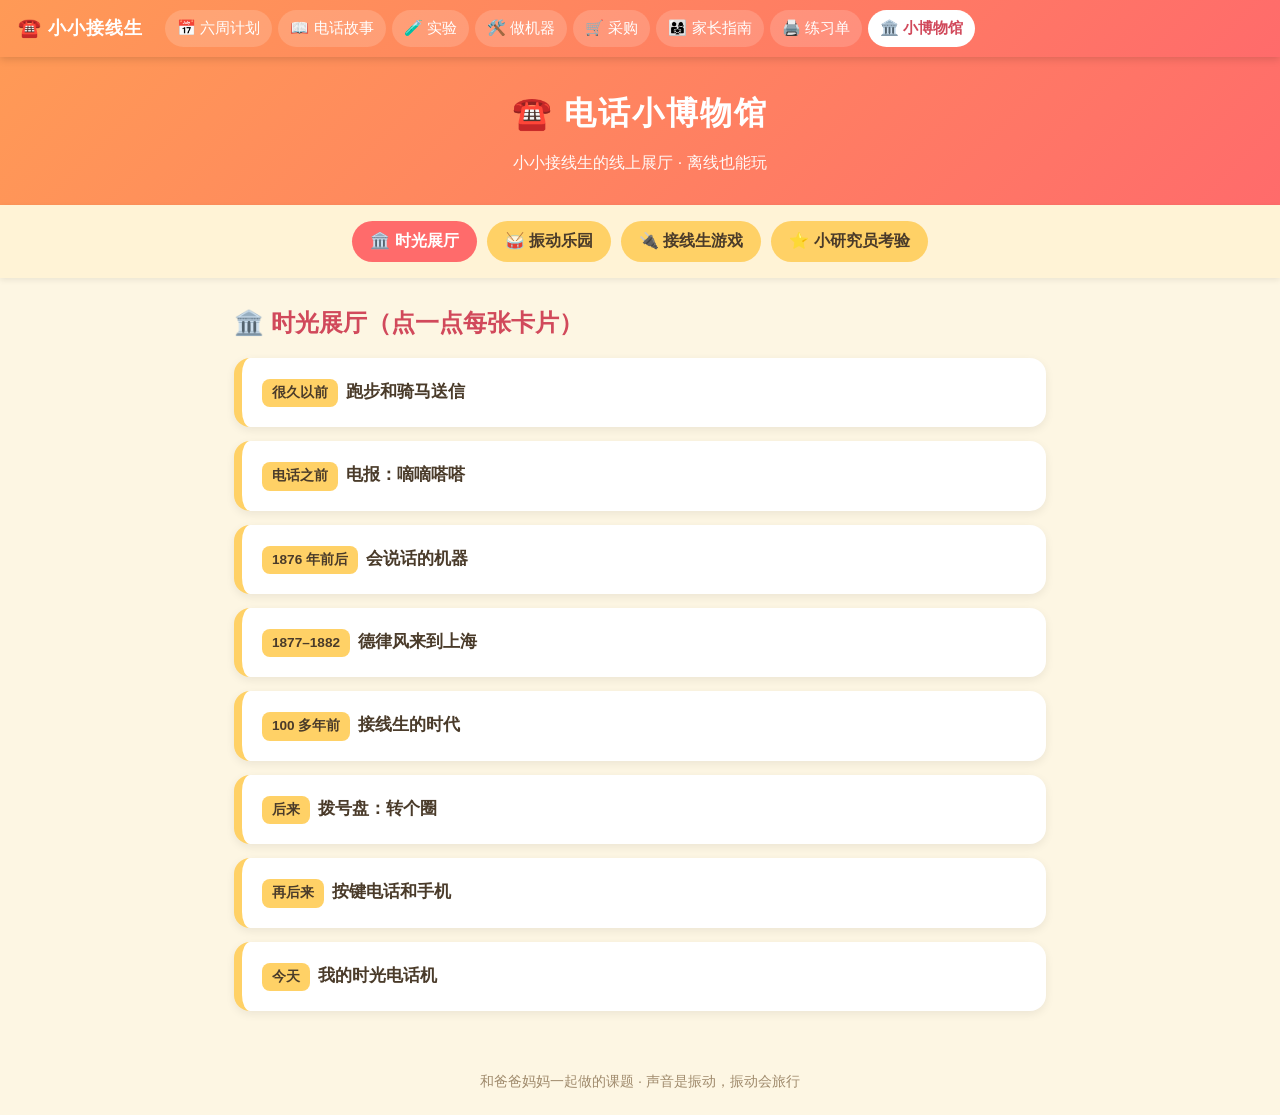
<file: kids-telephone-lab/museum.html>
<!DOCTYPE html>
<html lang="zh-CN">
<head>
<meta charset="UTF-8">
<meta name="viewport" content="width=device-width, initial-scale=1.0">
<title>电话小博物馆 · 小小接线生</title>
<link rel="stylesheet" href="assets/style.css">
<style>
  * { box-sizing: border-box; margin: 0; padding: 0; }
  body {
    font-family: "PingFang SC", "Microsoft YaHei", sans-serif;
    background: #fdf6e3;
    color: #4a3b2a;
    min-height: 100vh;
  }
  header {
    background: linear-gradient(135deg, #ff9a56, #ff6b6b);
    color: #fff;
    text-align: center;
    padding: 28px 16px;
  }
  header h1 { font-size: 2rem; letter-spacing: 2px; }
  header p { margin-top: 8px; opacity: .95; }
  .tabs {
    display: flex; flex-wrap: wrap; gap: 10px;
    justify-content: center; padding: 16px;
    background: #fff3d6;
    box-shadow: 0 2px 6px rgba(0,0,0,.08);
  }
  .tabs button {
    border: none; border-radius: 999px; padding: 10px 18px;
    font-size: 1rem; cursor: pointer; background: #ffd166; color: #4a3b2a;
    font-weight: bold; transition: transform .15s;
  }
  .tabs button:hover { transform: scale(1.06); }
  .tabs button.active { background: #ff6b6b; color: #fff; }
  section { display: none; padding: 24px; max-width: 860px; margin: 0 auto; }
  section.show { display: block; animation: fade .3s ease; }
  @keyframes fade { from { opacity: 0; transform: translateY(8px);} to { opacity: 1; } }
  h2 { font-size: 1.5rem; margin-bottom: 14px; color: #d1495b; }
  .card {
    background: #fff; border-radius: 16px; padding: 18px 20px;
    margin-bottom: 14px; box-shadow: 0 3px 10px rgba(0,0,0,.07);
    font-size: 1.08rem; line-height: 1.8;
  }
  .era { border-left: 8px solid #ffd166; cursor: pointer; }
  .era .more { display: none; margin-top: 8px; color: #6b5b45; }
  .era.open .more { display: block; }
  .era .tag {
    display: inline-block; background: #ffd166; border-radius: 8px;
    padding: 2px 10px; font-size: .85rem; margin-right: 8px; font-weight: bold;
  }
  canvas { background: #fff; border-radius: 16px; display: block; margin: 0 auto; box-shadow: 0 3px 10px rgba(0,0,0,.07); }
  .big-btn {
    display: inline-block; border: none; border-radius: 14px;
    padding: 14px 26px; font-size: 1.15rem; font-weight: bold;
    background: #06d6a0; color: #fff; cursor: pointer; margin: 8px 6px;
  }
  .big-btn:active { transform: scale(.96); }
  .board { display: flex; flex-wrap: wrap; gap: 14px; justify-content: center; margin: 16px 0; }
  .house {
    width: 130px; padding: 14px 8px; border-radius: 16px; background: #fff;
    text-align: center; cursor: pointer; border: 4px solid transparent;
    box-shadow: 0 3px 10px rgba(0,0,0,.08); font-size: 1.05rem;
  }
  .house .icon { font-size: 2rem; display: block; }
  .house.sel { border-color: #ff6b6b; background: #ffe3e3; }
  .house.linked { border-color: #06d6a0; background: #e0fff4; }
  .msg { text-align: center; font-size: 1.2rem; min-height: 1.8em; margin: 10px 0; font-weight: bold; color: #d1495b; }
  .quiz-opt {
    display: block; width: 100%; text-align: left; margin: 8px 0;
    padding: 14px 16px; border-radius: 12px; border: 3px solid #ffd166;
    background: #fff; font-size: 1.05rem; cursor: pointer;
  }
  .quiz-opt.right { border-color: #06d6a0; background: #e0fff4; }
  .quiz-opt.wrong { border-color: #ff6b6b; background: #ffe3e3; }
  footer { text-align: center; padding: 20px; color: #a08b6d; font-size: .9rem; }
</style>
</head>
<body>
<nav class="topnav">
  <a class="brand" href="index.html">☎️ 小小接线生</a>
  <div class="links">
    <a href="plan.html">📅 六周计划</a>
    <a href="story.html">📖 电话故事</a>
    <a href="experiments.html">🧪 实验</a>
    <a href="machine.html">🛠️ 做机器</a>
    <a href="shopping.html">🛒 采购</a>
    <a href="parents.html">👨‍👩‍👧 家长指南</a>
    <a href="worksheets.html">🖨️ 练习单</a>
    <a class="here" href="museum.html">🏛️ 小博物馆</a>
  </div>
</nav>
<header>
  <h1>☎️ 电话小博物馆</h1>
  <p>小小接线生的线上展厅 · 离线也能玩</p>
</header>

<nav class="tabs">
  <button data-tab="hall" class="active">🏛️ 时光展厅</button>
  <button data-tab="vibrate">🥁 振动乐园</button>
  <button data-tab="switch">🔌 接线生游戏</button>
  <button data-tab="quiz">⭐ 小研究员考验</button>
</nav>

<section id="hall" class="show">
  <h2>🏛️ 时光展厅（点一点每张卡片）</h2>
  <div class="card era" onclick="this.classList.toggle('open')">
    <span class="tag">很久以前</span><b>跑步和骑马送信</b>
    <div class="more">想和远方的人说话，只能写信，请人或马跑好多天。急事也没办法快。</div>
  </div>
  <div class="card era" onclick="this.classList.toggle('open')">
    <span class="tag">电话之前</span><b>电报：嘀嘀嗒嗒</b>
    <div class="more">用电线传「点和划」，像密码一样传字。很快，但传不了说话的声音。</div>
  </div>
  <div class="card era" onclick="this.classList.toggle('open')">
    <span class="tag">1876 年前后</span><b>会说话的机器</b>
    <div class="more">贝尔和许多发明家一起努力，做出了能把说话变成电、再变回声音的机器。贝尔的一台最有名，还得到了专利。</div>
  </div>
  <div class="card era" onclick="this.classList.toggle('open')">
    <span class="tag">1877–1882</span><b>德律风来到上海</b>
    <div class="more">电话有个好听的外国名字叫「德律风」。一百多年前，上海有了电话交换所，最早的电话号码只有一两位数！</div>
  </div>
  <div class="card era" onclick="this.classList.toggle('open')">
    <span class="tag">100 多年前</span><b>接线生的时代</b>
    <div class="more">打电话要先告诉接线生「我要找谁」，她用手把线插到对方家。插错了，电话就打给别人啦。</div>
  </div>
  <div class="card era" onclick="this.classList.toggle('open')">
    <span class="tag">后来</span><b>拨号盘：转个圈</b>
    <div class="more">人们发明自动交换机。用手指转拨号盘，机器自己接线，不用麻烦接线生了。</div>
  </div>
  <div class="card era" onclick="this.classList.toggle('open')">
    <span class="tag">再后来</span><b>按键电话和手机</b>
    <div class="more">按键「嘀嘀嘀」比转盘快。再后来电话没了线，变成可以放进口袋的手机，还能看照片、发消息。</div>
  </div>
  <div class="card era" onclick="this.classList.toggle('open')">
    <span class="tag">今天</span><b>我的时光电话机</b>
    <div class="more">我自己做了一台电话机！声音是振动，电话把振动变成电，再变回声音。—— 一位 7 岁的小研究员</div>
  </div>
</section>

<section id="vibrate">
  <h2>🥁 振动乐园</h2>
  <div class="card">声音就是振动在跳舞！点下面的按钮，看小米粒跳多高。声音越大，跳得越高。</div>
  <canvas id="stage" width="720" height="300"></canvas>
  <div style="text-align:center; margin-top: 12px;">
    <button class="big-btn" onclick="jump(30)">小声说</button>
    <button class="big-btn" onclick="jump(70)">正常说</button>
    <button class="big-btn" onclick="jump(120)">大声喊</button>
  </div>
</section>

<section id="switch">
  <h2>🔌 接线生游戏</h2>
  <div class="card">你是电话局的接线生！先点「打电话的人」，再点「要找的地方」，把线插上。插错了会打到别人家哦。</div>
  <div class="msg" id="switchMsg">请先点打电话的人 📞</div>
  <div class="board" id="board"></div>
  <div style="text-align:center;"><button class="big-btn" onclick="resetBoard()">下班重来</button></div>
</section>

<section id="quiz">
  <h2>⭐ 小研究员考验</h2>
  <div class="card" id="quizBox"></div>
  <div class="msg" id="quizMsg"></div>
  <div style="text-align:center;"><button class="big-btn" onclick="nextQ()">下一题</button></div>
</section>

<footer>和爸爸妈妈一起做的课题 · 声音是振动，振动会旅行</footer>

<script>
// 标签页
document.querySelectorAll('.tabs button').forEach(function (b) {
  b.addEventListener('click', function () {
    document.querySelectorAll('.tabs button').forEach(function (x) { x.classList.remove('active'); });
    document.querySelectorAll('section').forEach(function (s) { s.classList.remove('show'); });
    b.classList.add('active');
    document.getElementById(b.dataset.tab).classList.add('show');
  });
});

// 振动乐园
var cv = document.getElementById('stage'), ctx = cv.getContext('2d');
var grains = [];
for (var i = 0; i < 40; i++) {
  grains.push({ x: 40 + Math.random() * 640, y: 240, vy: 0 });
}
function jump(power) {
  grains.forEach(function (g) { g.vy = -(Math.random() * power) / 10 - power / 20; });
}
function tick() {
  ctx.clearRect(0, 0, cv.width, cv.height);
  ctx.fillStyle = '#ffd166';
  ctx.fillRect(20, 240, 680, 14);
  ctx.fillStyle = '#4a3b2a';
  ctx.font = '16px sans-serif';
  ctx.fillText('杯口的膜（鼓面）', 30, 235);
  grains.forEach(function (g) {
    g.vy += 0.5; g.y += g.vy;
    if (g.y > 236) { g.y = 236; g.vy = 0; }
    ctx.beginPath();
    ctx.fillStyle = '#d1495b';
    ctx.arc(g.x, g.y, 5, 0, Math.PI * 2);
    ctx.fill();
  });
  requestAnimationFrame(tick);
}
tick();

// 接线生游戏
var places = [
  { icon: '📞', name: '打电话的人', caller: true },
  { icon: '🏠', name: '家' },
  { icon: '🏫', name: '学校' },
  { icon: '🏥', name: '医院' },
  { icon: '🧓', name: '爷爷家' },
  { icon: '🧒', name: '好朋友家' }
];
var board = document.getElementById('board');
var msg = document.getElementById('switchMsg');
var caller = null, target = null;
function renderBoard() {
  board.innerHTML = '';
  places.forEach(function (p, idx) {
    var d = document.createElement('div');
    d.className = 'house' + (caller === idx ? ' sel' : '') + (target === idx ? ' linked' : '');
    d.innerHTML = '<span class="icon">' + p.icon + '</span>' + p.name;
    d.onclick = function () { pick(idx); };
    board.appendChild(d);
  });
}
function pick(idx) {
  if (places[idx].caller) {
    caller = idx; target = null;
    msg.textContent = '「喂，接线生吗？」—— 再点要找的地方';
  } else if (caller === null) {
    msg.textContent = '请先点打电话的人 📞';
  } else {
    target = idx;
    msg.textContent = '插上线啦！电话接通：打电话的人 → ' + places[idx].name + ' ✅';
  }
  renderBoard();
}
function resetBoard() {
  caller = null; target = null;
  msg.textContent = '请先点打电话的人 📞';
  renderBoard();
}
renderBoard();

// 小考验
var qs = [
  { q: '声音到底是什么？', opts: ['一种颜色', '物体的振动', '一阵风'], a: 1 },
  { q: '纸杯电话的线要怎样才听得清？', opts: ['拉直拉紧', '松松垮垮', '剪成两段'], a: 0 },
  { q: '打电话时，中间捏住纸杯电话的线，会怎样？', opts: ['声音更大', '听不见了', '变成音乐'], a: 1 },
  { q: '真电话先把声音变成什么？', opts: ['光', '电', '水'], a: 1 },
  { q: '以前谁帮你把电话线插到对方家？', opts: ['邮递员', '接线生', '警察'], a: 1 },
  { q: '早期上海把电话叫什么？', opts: ['德律风', '千里眼', '顺风耳号'], a: 0 }
];
var qi = 0;
function showQ() {
  var box = document.getElementById('quizBox');
  var q = qs[qi % qs.length];
  box.innerHTML = '<b>第 ' + (qi % qs.length + 1) + ' 题：</b>' + q.q;
  q.opts.forEach(function (o, i) {
    var b = document.createElement('button');
    b.className = 'quiz-opt';
    b.textContent = o;
    b.onclick = function () {
      if (i === q.a) { b.classList.add('right'); document.getElementById('quizMsg').textContent = '答对啦！🎉'; }
      else { b.classList.add('wrong'); document.getElementById('quizMsg').textContent = '再想想，你可以的！'; }
    };
    box.appendChild(b);
  });
  document.getElementById('quizMsg').textContent = '';
}
function nextQ() { qi++; showQ(); }
showQ();

// 支持 file://...museum.html#switch 直接打开某个展厅
if (location.hash) {
  var t = document.querySelector('.tabs button[data-tab="' + location.hash.slice(1) + '"]');
  if (t) t.click();
}
</script>
</body>
</html>
</file>
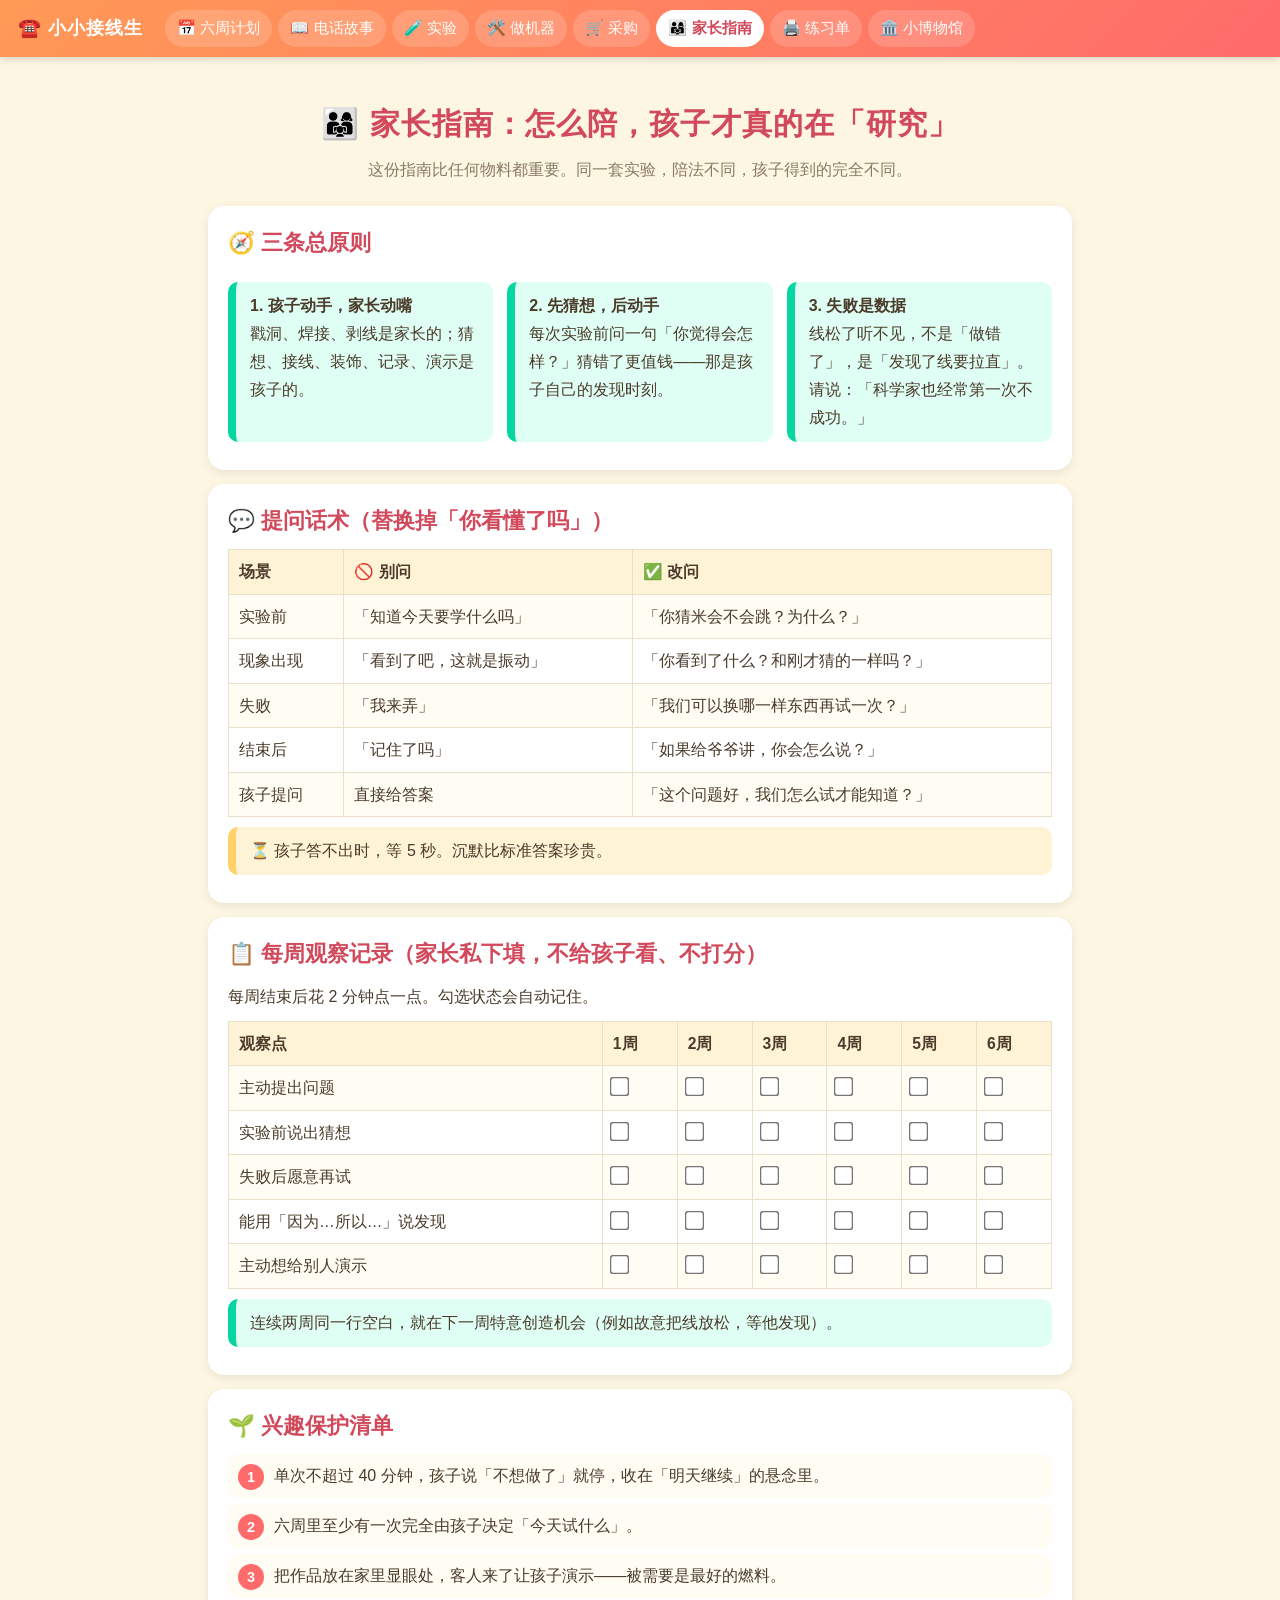
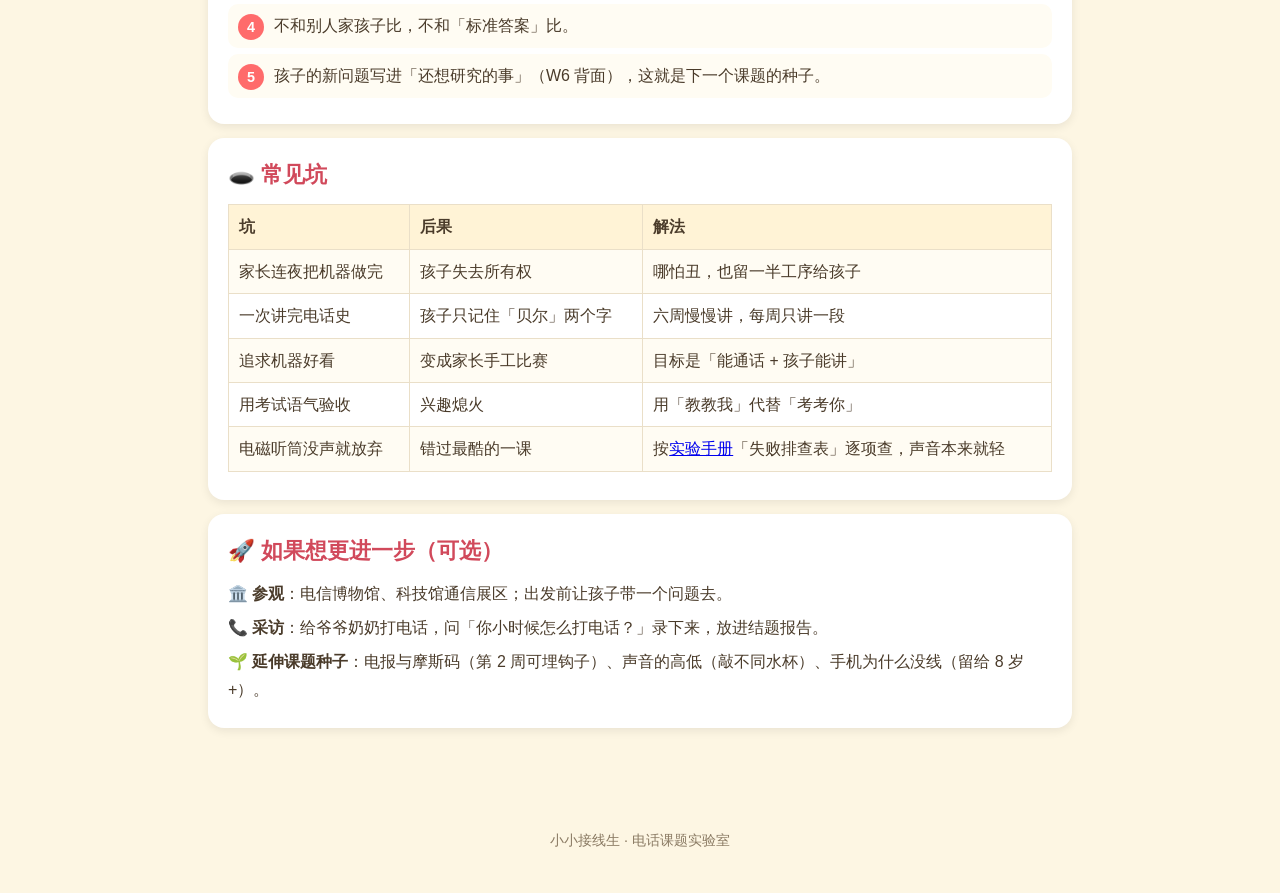
<file: kids-telephone-lab/parents.html>
<!DOCTYPE html>
<html lang="zh-CN">
<head>
<meta charset="UTF-8">
<meta name="viewport" content="width=device-width, initial-scale=1.0">
<title>家长指南 · 小小接线生</title>
<link rel="stylesheet" href="assets/style.css">
</head>
<body>
<nav class="topnav">
  <a class="brand" href="index.html">☎️ 小小接线生</a>
  <div class="links">
    <a href="plan.html">📅 六周计划</a>
    <a href="story.html">📖 电话故事</a>
    <a href="experiments.html">🧪 实验</a>
    <a href="machine.html">🛠️ 做机器</a>
    <a href="shopping.html">🛒 采购</a>
    <a class="here" href="parents.html">👨‍👩‍👧 家长指南</a>
    <a href="worksheets.html">🖨️ 练习单</a>
    <a href="museum.html">🏛️ 小博物馆</a>
  </div>
</nav>

<div class="wrap">
  <div class="pagehead">
    <h1>👨‍👩‍👧 家长指南：怎么陪，孩子才真的在「研究」</h1>
    <p>这份指南比任何物料都重要。同一套实验，陪法不同，孩子得到的完全不同。</p>
  </div>

  <div class="card">
    <h2>🧭 三条总原则</h2>
    <div class="grid3">
      <div class="tip"><b>1. 孩子动手，家长动嘴</b><br>戳洞、焊接、剥线是家长的；猜想、接线、装饰、记录、演示是孩子的。</div>
      <div class="tip"><b>2. 先猜想，后动手</b><br>每次实验前问一句「你觉得会怎样？」猜错了更值钱——那是孩子自己的发现时刻。</div>
      <div class="tip"><b>3. 失败是数据</b><br>线松了听不见，不是「做错了」，是「发现了线要拉直」。请说：「科学家也经常第一次不成功。」</div>
    </div>
  </div>

  <div class="card">
    <h2>💬 提问话术（替换掉「你看懂了吗」）</h2>
    <table class="tbl">
      <tr><th>场景</th><th>🚫 别问</th><th>✅ 改问</th></tr>
      <tr><td>实验前</td><td>「知道今天要学什么吗」</td><td>「你猜米会不会跳？为什么？」</td></tr>
      <tr><td>现象出现</td><td>「看到了吧，这就是振动」</td><td>「你看到了什么？和刚才猜的一样吗？」</td></tr>
      <tr><td>失败</td><td>「我来弄」</td><td>「我们可以换哪一样东西再试一次？」</td></tr>
      <tr><td>结束后</td><td>「记住了吗」</td><td>「如果给爷爷讲，你会怎么说？」</td></tr>
      <tr><td>孩子提问</td><td>直接给答案</td><td>「这个问题好，我们怎么试才能知道？」</td></tr>
    </table>
    <div class="think">⏳ 孩子答不出时，等 5 秒。沉默比标准答案珍贵。</div>
  </div>

  <div class="card" id="obs">
    <h2>📋 每周观察记录（家长私下填，不给孩子看、不打分）</h2>
    <p>每周结束后花 2 分钟点一点。勾选状态会自动记住。</p>
    <table class="tbl obs">
      <tr><th>观察点</th><th>1周</th><th>2周</th><th>3周</th><th>4周</th><th>5周</th><th>6周</th></tr>
      <tr><td>主动提出问题</td>
        <td><input type="checkbox" data-persist="o-q1"></td><td><input type="checkbox" data-persist="o-q2"></td><td><input type="checkbox" data-persist="o-q3"></td><td><input type="checkbox" data-persist="o-q4"></td><td><input type="checkbox" data-persist="o-q5"></td><td><input type="checkbox" data-persist="o-q6"></td></tr>
      <tr><td>实验前说出猜想</td>
        <td><input type="checkbox" data-persist="o-g1"></td><td><input type="checkbox" data-persist="o-g2"></td><td><input type="checkbox" data-persist="o-g3"></td><td><input type="checkbox" data-persist="o-g4"></td><td><input type="checkbox" data-persist="o-g5"></td><td><input type="checkbox" data-persist="o-g6"></td></tr>
      <tr><td>失败后愿意再试</td>
        <td><input type="checkbox" data-persist="o-r1"></td><td><input type="checkbox" data-persist="o-r2"></td><td><input type="checkbox" data-persist="o-r3"></td><td><input type="checkbox" data-persist="o-r4"></td><td><input type="checkbox" data-persist="o-r5"></td><td><input type="checkbox" data-persist="o-r6"></td></tr>
      <tr><td>能用「因为…所以…」说发现</td>
        <td><input type="checkbox" data-persist="o-e1"></td><td><input type="checkbox" data-persist="o-e2"></td><td><input type="checkbox" data-persist="o-e3"></td><td><input type="checkbox" data-persist="o-e4"></td><td><input type="checkbox" data-persist="o-e5"></td><td><input type="checkbox" data-persist="o-e6"></td></tr>
      <tr><td>主动想给别人演示</td>
        <td><input type="checkbox" data-persist="o-s1"></td><td><input type="checkbox" data-persist="o-s2"></td><td><input type="checkbox" data-persist="o-s3"></td><td><input type="checkbox" data-persist="o-s4"></td><td><input type="checkbox" data-persist="o-s5"></td><td><input type="checkbox" data-persist="o-s6"></td></tr>
    </table>
    <div class="tip">连续两周同一行空白，就在下一周特意创造机会（例如故意把线放松，等他发现）。</div>
  </div>

  <div class="card">
    <h2>🌱 兴趣保护清单</h2>
    <ol class="steps">
      <li>单次不超过 40 分钟，孩子说「不想做了」就停，收在「明天继续」的悬念里。</li>
      <li>六周里至少有一次完全由孩子决定「今天试什么」。</li>
      <li>把作品放在家里显眼处，客人来了让孩子演示——被需要是最好的燃料。</li>
      <li>不和别人家孩子比，不和「标准答案」比。</li>
      <li>孩子的新问题写进「还想研究的事」（W6 背面），这就是下一个课题的种子。</li>
    </ol>
  </div>

  <div class="card">
    <h2>🕳️ 常见坑</h2>
    <table class="tbl">
      <tr><th>坑</th><th>后果</th><th>解法</th></tr>
      <tr><td>家长连夜把机器做完</td><td>孩子失去所有权</td><td>哪怕丑，也留一半工序给孩子</td></tr>
      <tr><td>一次讲完电话史</td><td>孩子只记住「贝尔」两个字</td><td>六周慢慢讲，每周只讲一段</td></tr>
      <tr><td>追求机器好看</td><td>变成家长手工比赛</td><td>目标是「能通话 + 孩子能讲」</td></tr>
      <tr><td>用考试语气验收</td><td>兴趣熄火</td><td>用「教教我」代替「考考你」</td></tr>
      <tr><td>电磁听筒没声就放弃</td><td>错过最酷的一课</td><td>按<a href="experiments.html">实验手册</a>「失败排查表」逐项查，声音本来就轻</td></tr>
    </table>
  </div>

  <div class="card">
    <h2>🚀 如果想更进一步（可选）</h2>
    <p>🏛️ <b>参观</b>：电信博物馆、科技馆通信展区；出发前让孩子带一个问题去。</p>
    <p>📞 <b>采访</b>：给爷爷奶奶打电话，问「你小时候怎么打电话？」录下来，放进结题报告。</p>
    <p>🌱 <b>延伸课题种子</b>：电报与摩斯码（第 2 周可埋钩子）、声音的高低（敲不同水杯）、手机为什么没线（留给 8 岁+）。</p>
  </div>
</div>

<footer class="site">小小接线生 · 电话课题实验室</footer>
<script src="assets/site.js"></script>
</body>
</html>
</file>
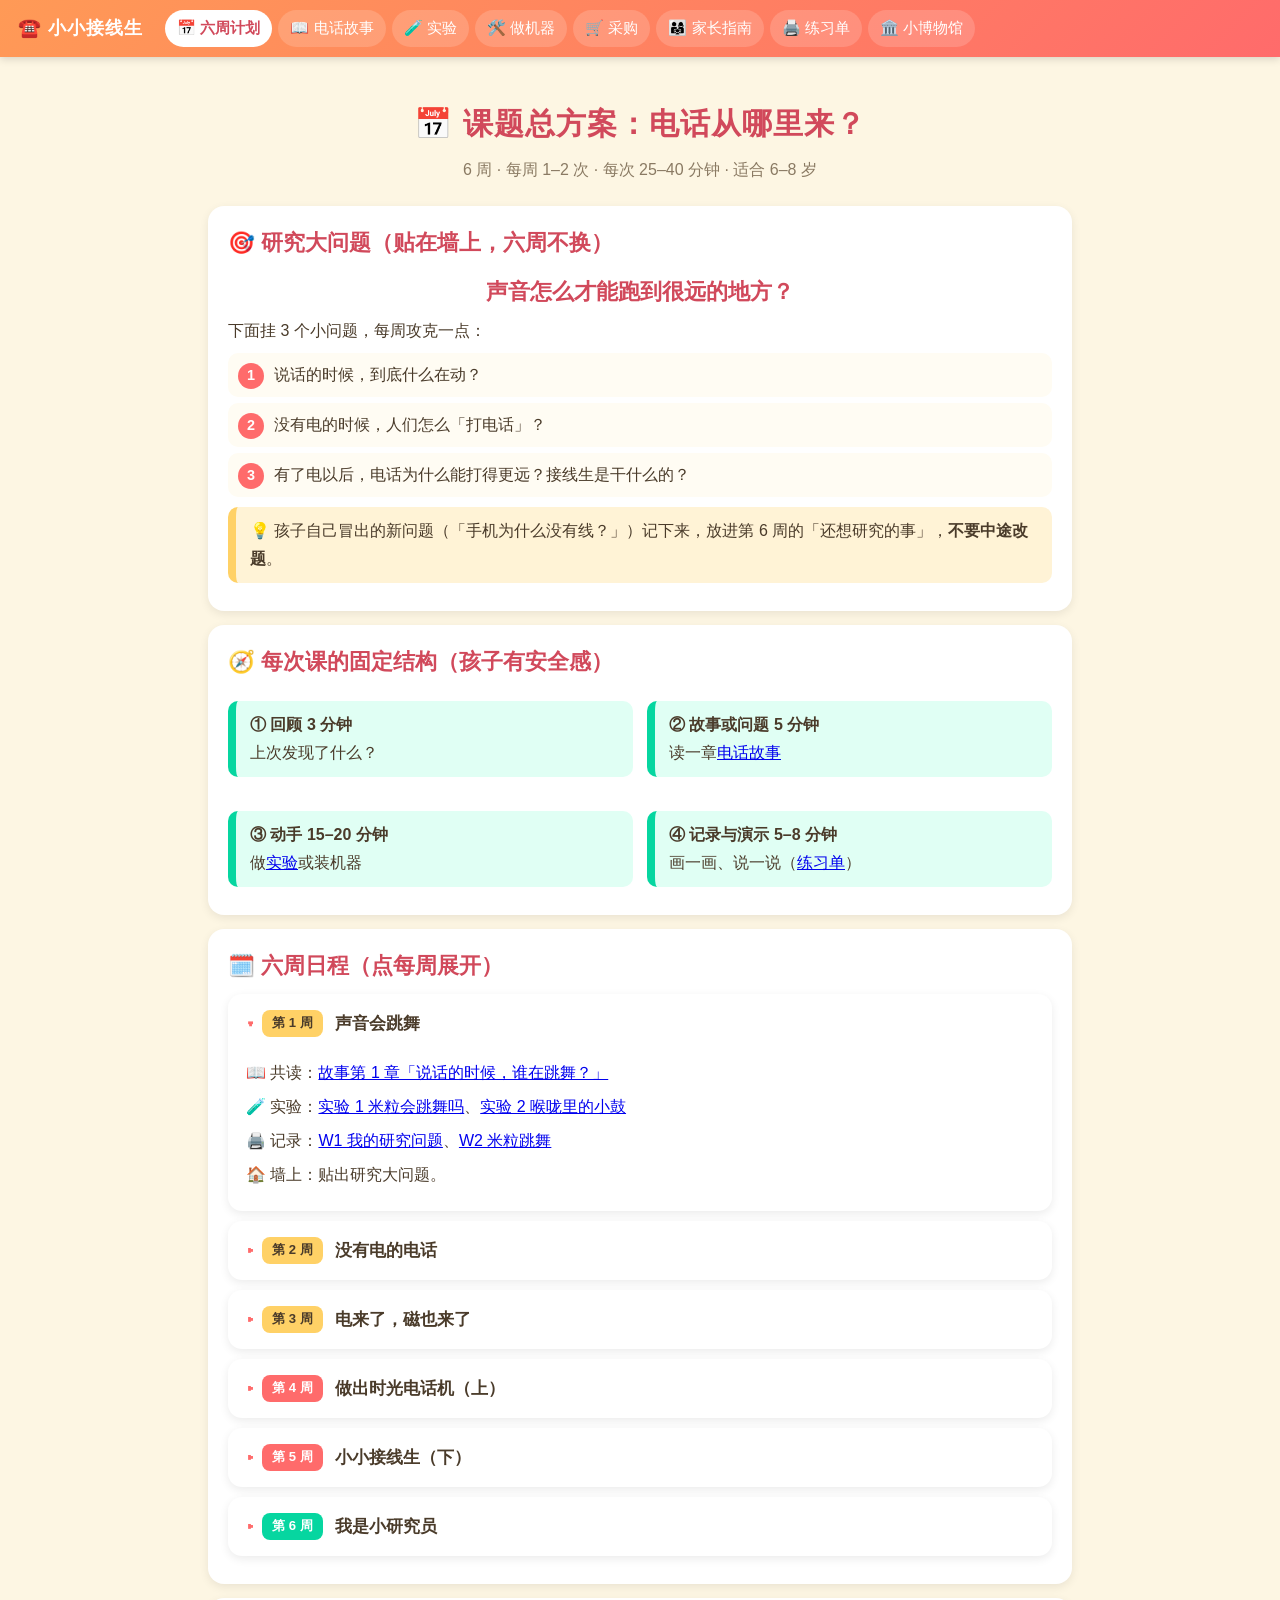
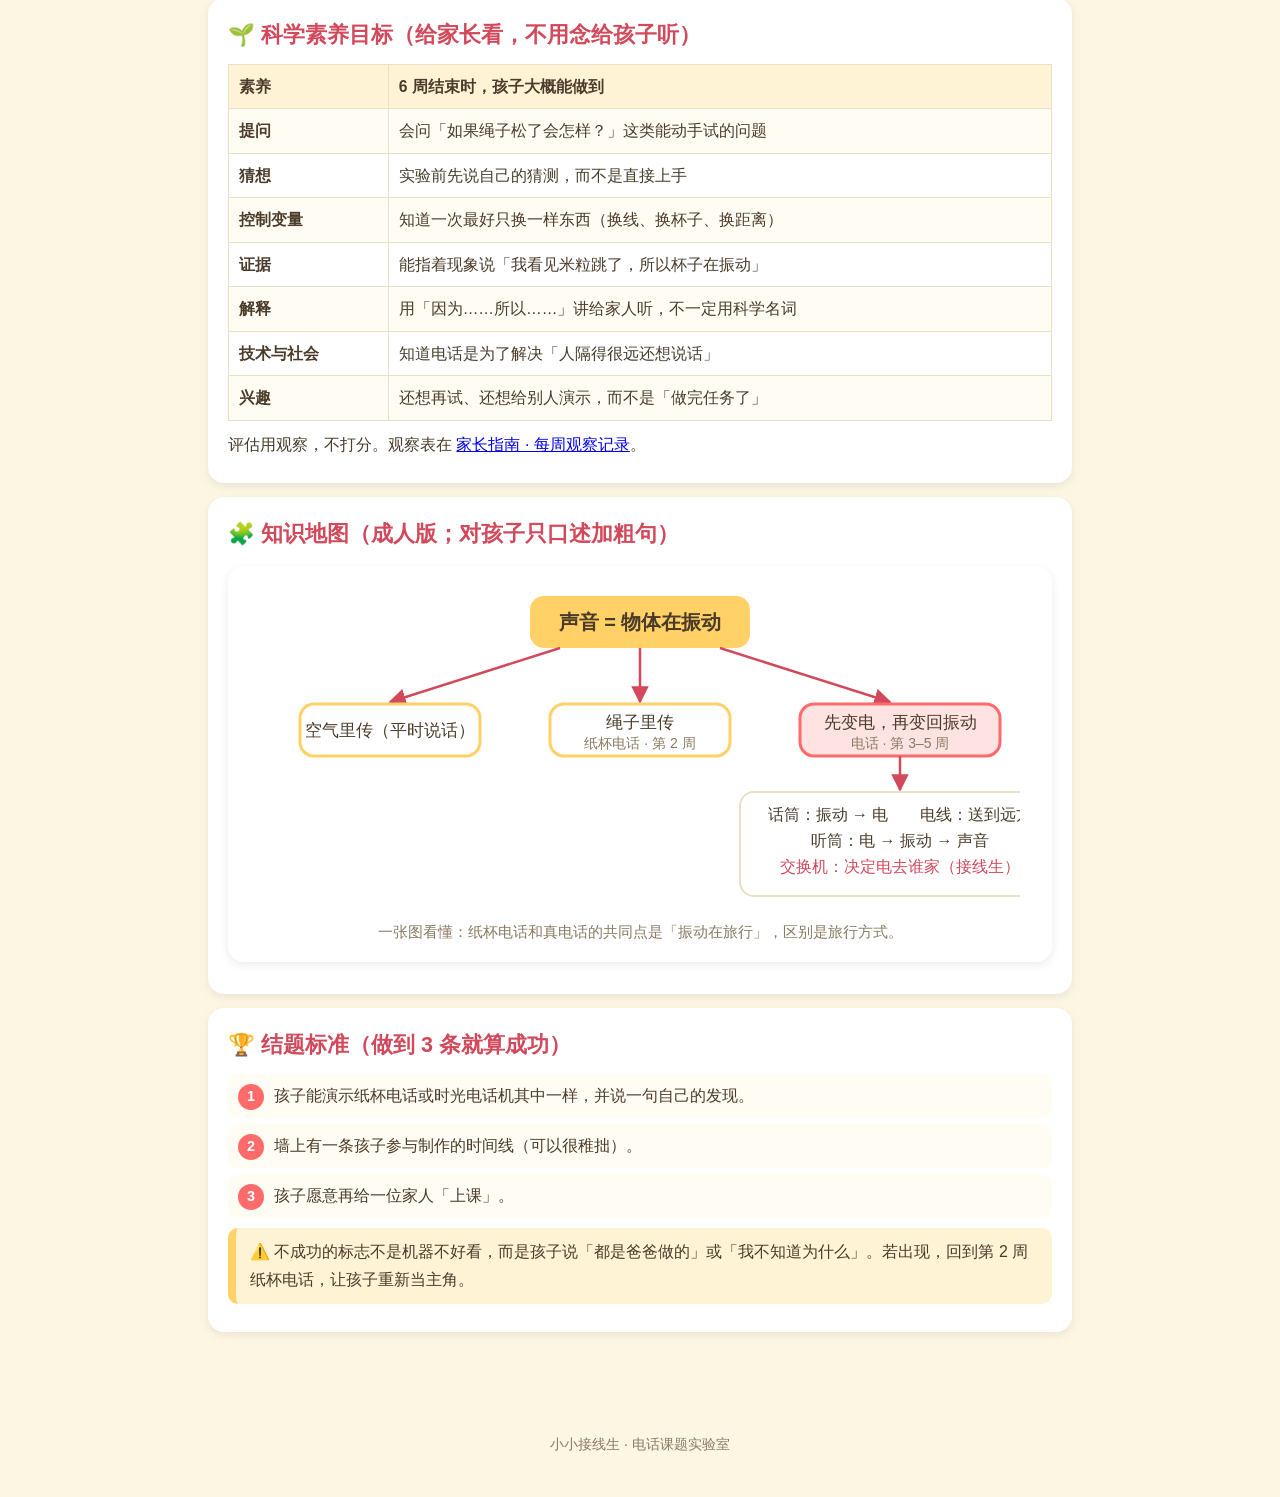
<file: kids-telephone-lab/plan.html>
<!DOCTYPE html>
<html lang="zh-CN">
<head>
<meta charset="UTF-8">
<meta name="viewport" content="width=device-width, initial-scale=1.0">
<title>六周计划 · 小小接线生</title>
<link rel="stylesheet" href="assets/style.css">
</head>
<body>
<nav class="topnav">
  <a class="brand" href="index.html">☎️ 小小接线生</a>
  <div class="links">
    <a class="here" href="plan.html">📅 六周计划</a>
    <a href="story.html">📖 电话故事</a>
    <a href="experiments.html">🧪 实验</a>
    <a href="machine.html">🛠️ 做机器</a>
    <a href="shopping.html">🛒 采购</a>
    <a href="parents.html">👨‍👩‍👧 家长指南</a>
    <a href="worksheets.html">🖨️ 练习单</a>
    <a href="museum.html">🏛️ 小博物馆</a>
  </div>
</nav>

<div class="wrap">
  <div class="pagehead">
    <h1>📅 课题总方案：电话从哪里来？</h1>
    <p>6 周 · 每周 1–2 次 · 每次 25–40 分钟 · 适合 6–8 岁</p>
  </div>

  <div class="card">
    <h2>🎯 研究大问题（贴在墙上，六周不换）</h2>
    <p style="font-size:1.4rem; font-weight:900; color:var(--deep); text-align:center;">声音怎么才能跑到很远的地方？</p>
    <p>下面挂 3 个小问题，每周攻克一点：</p>
    <ol class="steps">
      <li>说话的时候，到底什么在动？</li>
      <li>没有电的时候，人们怎么「打电话」？</li>
      <li>有了电以后，电话为什么能打得更远？接线生是干什么的？</li>
    </ol>
    <div class="think">💡 孩子自己冒出的新问题（「手机为什么没有线？」）记下来，放进第 6 周的「还想研究的事」，<b>不要中途改题</b>。</div>
  </div>

  <div class="card">
    <h2>🧭 每次课的固定结构（孩子有安全感）</h2>
    <div class="grid2">
      <div class="tip"><b>① 回顾 3 分钟</b><br>上次发现了什么？</div>
      <div class="tip"><b>② 故事或问题 5 分钟</b><br>读一章<a href="story.html">电话故事</a></div>
      <div class="tip"><b>③ 动手 15–20 分钟</b><br>做<a href="experiments.html">实验</a>或装机器</div>
      <div class="tip"><b>④ 记录与演示 5–8 分钟</b><br>画一画、说一说（<a href="worksheets.html">练习单</a>）</div>
    </div>
  </div>

  <div class="card">
    <h2>🗓️ 六周日程（点每周展开）</h2>

    <details class="acc" open>
      <summary><span class="tag">第 1 周</span> 声音会跳舞</summary>
      <div class="acc-body">
        <p>📖 共读：<a href="story.html#c1">故事第 1 章「说话的时候，谁在跳舞？」</a></p>
        <p>🧪 实验：<a href="experiments.html#exp1">实验 1 米粒会跳舞吗</a>、<a href="experiments.html#exp2">实验 2 喉咙里的小鼓</a></p>
        <p>🖨️ 记录：<a href="worksheets.html#w1">W1 我的研究问题</a>、<a href="worksheets.html#w2">W2 米粒跳舞</a></p>
        <p>🏠 墙上：贴出研究大问题。</p>
      </div>
    </details>

    <details class="acc">
      <summary><span class="tag">第 2 周</span> 没有电的电话</summary>
      <div class="acc-body">
        <p>📖 共读：<a href="story.html#c2">第 2 章「没有电的电话」</a></p>
        <p>🧪 实验：<a href="experiments.html#exp3">实验 3 纸杯电话</a>——对比棉线 / 钓鱼线 / 毛线，拉直 / 放松，捏住 / 不捏。</p>
        <p>🖨️ 记录：<a href="worksheets.html#w3">W3 纸杯电话实验记录</a></p>
        <p>🔬 科学点：声音是振动；线要绷紧；捏住线，振动过不去。</p>
      </div>
    </details>

    <details class="acc">
      <summary><span class="tag">第 3 周</span> 电来了，磁也来了</summary>
      <div class="acc-body">
        <p>📖 共读：<a href="story.html#c3">第 3 章「会说话的机器」</a>（轻轻提到：很多人一起努力）</p>
        <p>🧪 实验：<a href="experiments.html#exp4">实验 4 电变成磁</a>、<a href="experiments.html#exp5">实验 5 纸杯电磁听筒</a></p>
        <p>🔬 科学点：电可以变成磁；磁推动杯底振动，振动就是声音。</p>
        <div class="think">⚠️ 本周概念最难。成功标准是「听见了、愿意再试」，<b>不是</b>讲清电磁感应。</div>
      </div>
    </details>

    <details class="acc">
      <summary><span class="tag red">第 4 周</span> 做出时光电话机（上）</summary>
      <div class="acc-body">
        <p>🛠️ 制作：听筒 A、听筒 B、电池盒、功放模块（家长主导组装，孩子装饰听筒、贴标签）——见<a href="machine.html">机器设计</a></p>
        <p>🧪 实验：<a href="experiments.html#exp6">实验 6 一对一有线对讲</a></p>
        <p>🎮 游戏：隔着门通话，体验「远」。</p>
      </div>
    </details>

    <details class="acc">
      <summary><span class="tag red">第 5 周</span> 小小接线生（下）</summary>
      <div class="acc-body">
        <p>📖 共读：<a href="story.html#c4">第 4 章「小小接线生」</a>（接线生、上海的德律风、电话号码从哪里来）</p>
        <p>🛠️ 制作：装上<a href="machine.html#switchboard">交换台</a>插孔和「小房子」</p>
        <p>🧪 实验：<a href="experiments.html#exp7">实验 7 插线呼叫</a>、<a href="experiments.html#exp8">实验 8 观察旧电话</a>（可选）</p>
        <p>🖨️ 记录：<a href="worksheets.html#w5">W5 小小接线生值班记录</a></p>
      </div>
    </details>

    <details class="acc">
      <summary><span class="tag green">第 6 周</span> 我是小研究员</summary>
      <div class="acc-body">
        <p>📖 共读：<a href="story.html#c5">第 5 章「线不见了，电话还在」</a></p>
        <p>🖨️ 制作：<a href="worksheets.html#w4">W4 时间线海报</a>；结题：<a href="worksheets.html#w6">W6 结题小报告</a></p>
        <p>🏛️ 一起玩：<a href="museum.html">电话小博物馆</a>（时光展厅 + 接线生游戏）</p>
        <p>🎉 庆祝：给机器命名，拍照，打给爷爷奶奶演示。</p>
        <div class="think">💡 某周失败（听筒没声、孩子累了）就把制作拆成两次。宁可慢，不要变成家长的工程作业。</div>
      </div>
    </details>
  </div>

  <div class="card">
    <h2>🌱 科学素养目标（给家长看，不用念给孩子听）</h2>
    <table class="tbl">
      <tr><th>素养</th><th>6 周结束时，孩子大概能做到</th></tr>
      <tr><td><b>提问</b></td><td>会问「如果绳子松了会怎样？」这类能动手试的问题</td></tr>
      <tr><td><b>猜想</b></td><td>实验前先说自己的猜测，而不是直接上手</td></tr>
      <tr><td><b>控制变量</b></td><td>知道一次最好只换一样东西（换线、换杯子、换距离）</td></tr>
      <tr><td><b>证据</b></td><td>能指着现象说「我看见米粒跳了，所以杯子在振动」</td></tr>
      <tr><td><b>解释</b></td><td>用「因为……所以……」讲给家人听，不一定用科学名词</td></tr>
      <tr><td><b>技术与社会</b></td><td>知道电话是为了解决「人隔得很远还想说话」</td></tr>
      <tr><td><b>兴趣</b></td><td>还想再试、还想给别人演示，而不是「做完任务了」</td></tr>
    </table>
    <p>评估用观察，不打分。观察表在 <a href="parents.html#obs">家长指南 · 每周观察记录</a>。</p>
  </div>

  <div class="card">
    <h2>🧩 知识地图（成人版；对孩子只口述加粗句）</h2>
    <figure class="diagram">
      <svg viewBox="0 0 760 330" width="760" height="330" role="img" aria-label="知识地图">
        <defs>
          <marker id="ar" viewBox="0 0 10 10" refX="9" refY="5" markerWidth="7" markerHeight="7" orient="auto-start-reverse">
            <path d="M0,0 L10,5 L0,10 z" fill="#d1495b"/>
          </marker>
        </defs>
        <rect x="270" y="14" rx="14" ry="14" width="220" height="52" fill="#ffd166"/>
        <text x="380" y="47" text-anchor="middle" font-size="20" font-weight="bold" fill="#4a3b2a">声音 = 物体在振动</text>

        <line x1="300" y1="66" x2="130" y2="120" stroke="#d1495b" stroke-width="2.5" marker-end="url(#ar)"/>
        <line x1="380" y1="66" x2="380" y2="120" stroke="#d1495b" stroke-width="2.5" marker-end="url(#ar)"/>
        <line x1="460" y1="66" x2="630" y2="120" stroke="#d1495b" stroke-width="2.5" marker-end="url(#ar)"/>

        <rect x="40" y="122" rx="14" ry="14" width="180" height="52" fill="#fff" stroke="#ffd166" stroke-width="3"/>
        <text x="130" y="154" text-anchor="middle" font-size="17" fill="#4a3b2a">空气里传（平时说话）</text>

        <rect x="290" y="122" rx="14" ry="14" width="180" height="52" fill="#fff" stroke="#ffd166" stroke-width="3"/>
        <text x="380" y="146" text-anchor="middle" font-size="17" fill="#4a3b2a">绳子里传</text>
        <text x="380" y="166" text-anchor="middle" font-size="14" fill="#8a7a63">纸杯电话 · 第 2 周</text>

        <rect x="540" y="122" rx="14" ry="14" width="200" height="52" fill="#ffe3e3" stroke="#ff6b6b" stroke-width="3"/>
        <text x="640" y="146" text-anchor="middle" font-size="17" fill="#4a3b2a">先变电，再变回振动</text>
        <text x="640" y="166" text-anchor="middle" font-size="14" fill="#8a7a63">电话 · 第 3–5 周</text>

        <line x1="640" y1="174" x2="640" y2="208" stroke="#d1495b" stroke-width="2.5" marker-end="url(#ar)"/>
        <rect x="480" y="210" rx="14" ry="14" width="320" height="104" fill="#fff" stroke="#eadfc8" stroke-width="2"/>
        <text x="640" y="238" text-anchor="middle" font-size="16" fill="#4a3b2a">话筒：振动 → 电　　电线：送到远方</text>
        <text x="640" y="264" text-anchor="middle" font-size="16" fill="#4a3b2a">听筒：电 → 振动 → 声音</text>
        <text x="640" y="290" text-anchor="middle" font-size="16" fill="#d1495b">交换机：决定电去谁家（接线生）</text>
      </svg>
      <figcaption>一张图看懂：纸杯电话和真电话的共同点是「振动在旅行」，区别是旅行方式。</figcaption>
    </figure>
  </div>

  <div class="card">
    <h2>🏆 结题标准（做到 3 条就算成功）</h2>
    <ol class="steps">
      <li>孩子能演示纸杯电话或时光电话机其中一样，并说一句自己的发现。</li>
      <li>墙上有一条孩子参与制作的时间线（可以很稚拙）。</li>
      <li>孩子愿意再给一位家人「上课」。</li>
    </ol>
    <div class="think">⚠️ 不成功的标志不是机器不好看，而是孩子说「都是爸爸做的」或「我不知道为什么」。若出现，回到第 2 周纸杯电话，让孩子重新当主角。</div>
  </div>
</div>

<footer class="site">小小接线生 · 电话课题实验室</footer>
<script src="assets/site.js"></script>
</body>
</html>
</file>
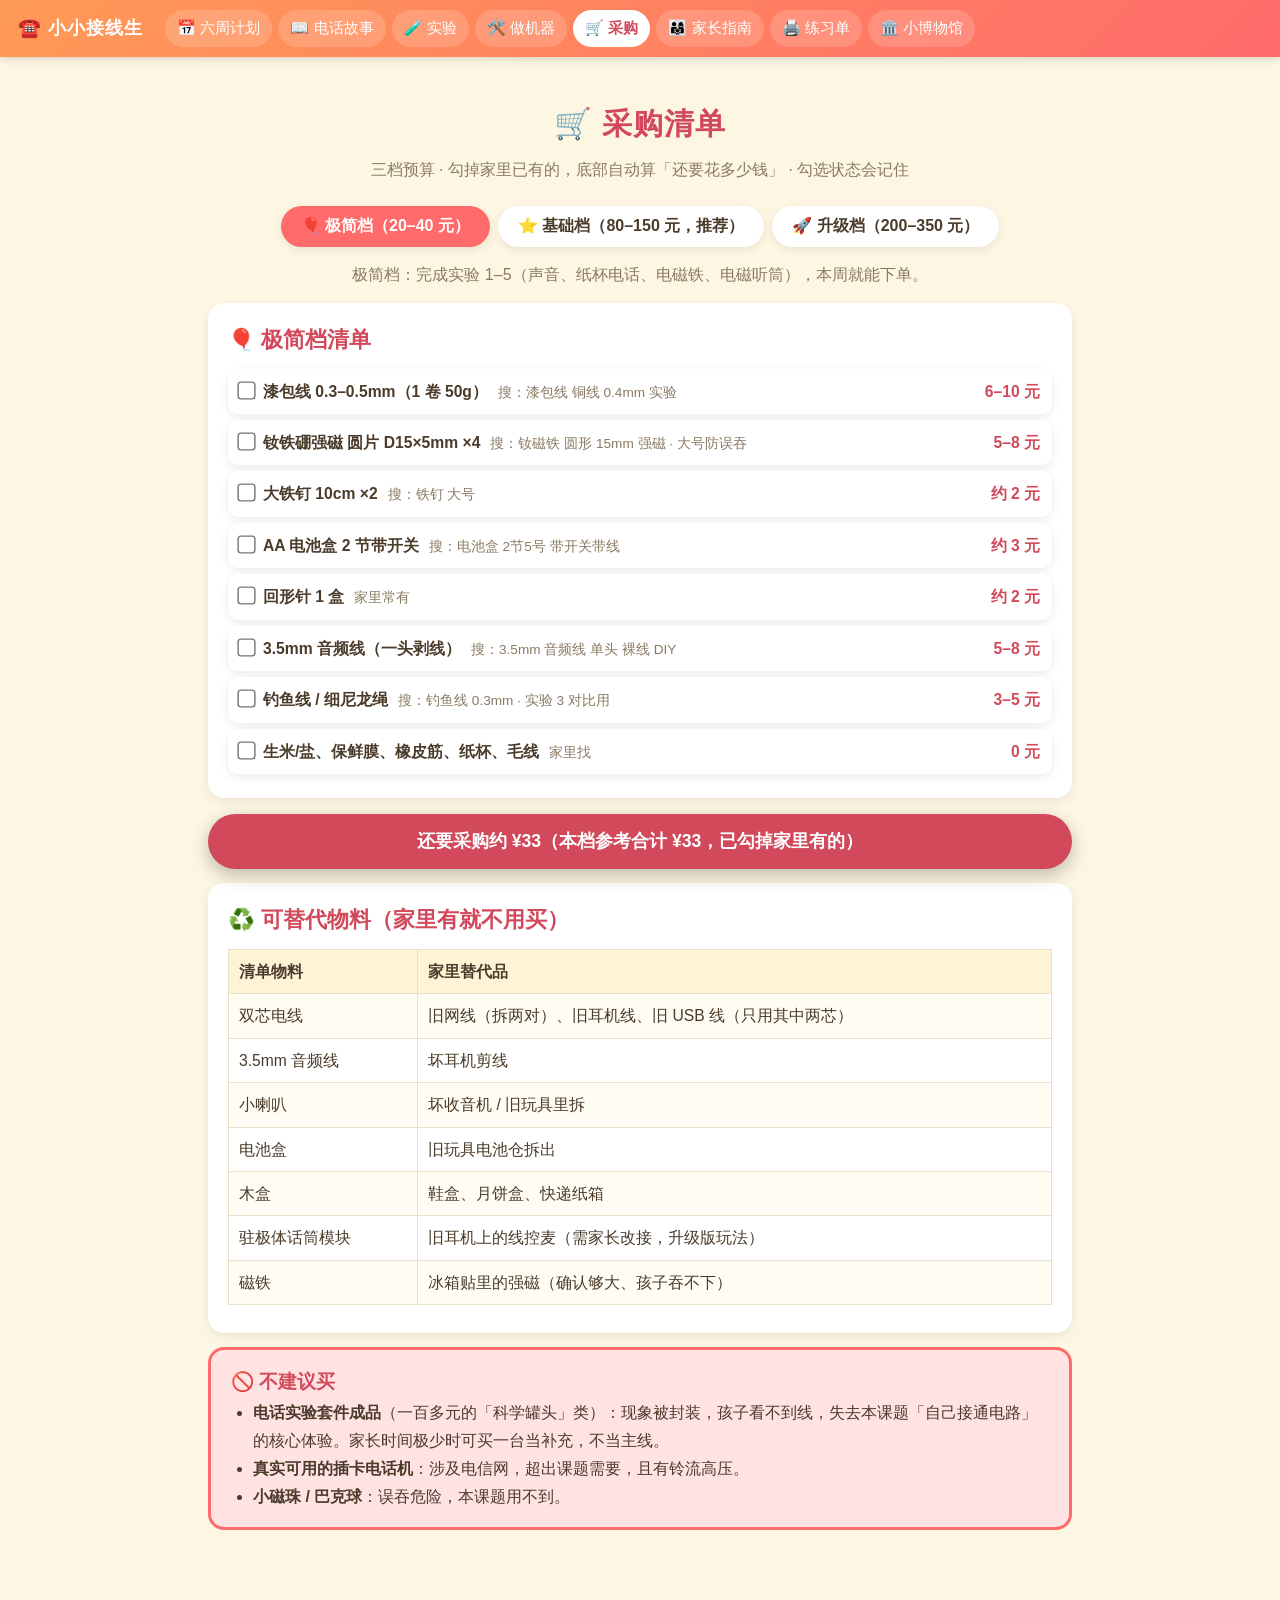
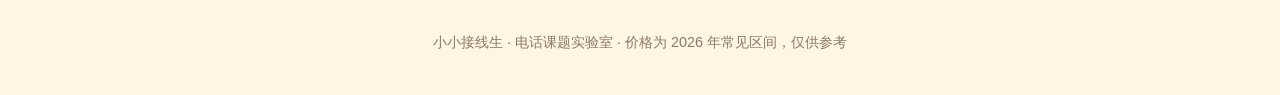
<file: kids-telephone-lab/shopping.html>
<!DOCTYPE html>
<html lang="zh-CN">
<head>
<meta charset="UTF-8">
<meta name="viewport" content="width=device-width, initial-scale=1.0">
<title>采购清单 · 小小接线生</title>
<link rel="stylesheet" href="assets/style.css">
<style>
  .tier-note { text-align: center; color: var(--muted); margin: 4px 0 10px; }
  .oneclick { background: #fffcf3; border-radius: 12px; padding: 14px 16px; font-size: .95rem; }
</style>
</head>
<body>
<nav class="topnav">
  <a class="brand" href="index.html">☎️ 小小接线生</a>
  <div class="links">
    <a href="plan.html">📅 六周计划</a>
    <a href="story.html">📖 电话故事</a>
    <a href="experiments.html">🧪 实验</a>
    <a href="machine.html">🛠️ 做机器</a>
    <a class="here" href="shopping.html">🛒 采购</a>
    <a href="parents.html">👨‍👩‍👧 家长指南</a>
    <a href="worksheets.html">🖨️ 练习单</a>
    <a href="museum.html">🏛️ 小博物馆</a>
  </div>
</nav>

<div class="wrap">
  <div class="pagehead">
    <h1>🛒 采购清单</h1>
    <p>三档预算 · 勾掉家里已有的，底部自动算「还要花多少钱」 · 勾选状态会记住</p>
  </div>

  <div data-seg-wrap>
    <div class="seg" data-seg>
      <button data-segbtn="t1" class="on">🎈 极简档（20–40 元）</button>
      <button data-segbtn="t2">⭐ 基础档（80–150 元，推荐）</button>
      <button data-segbtn="t3">🚀 升级档（200–350 元）</button>
    </div>
    <p class="tier-note" id="tierNote">极简档：完成实验 1–5（声音、纸杯电话、电磁铁、电磁听筒），本周就能下单。</p>

    <!-- 极简档 -->
    <div class="segpage on" data-segpage="t1">
      <div class="card">
        <h2>🎈 极简档清单</h2>
        <ul class="checklist" data-shoplist>
          <li><input type="checkbox" data-persist="s-wire" data-shop data-p="8"><span class="nm">漆包线 0.3–0.5mm（1 卷 50g）</span><span class="kw">搜：漆包线 铜线 0.4mm 实验</span><span class="pr">6–10 元</span></li>
          <li><input type="checkbox" data-persist="s-magnet" data-shop data-p="7"><span class="nm">钕铁硼强磁 圆片 D15×5mm ×4</span><span class="kw">搜：钕磁铁 圆形 15mm 强磁 · 大号防误吞</span><span class="pr">5–8 元</span></li>
          <li><input type="checkbox" data-persist="s-nail" data-shop data-p="2"><span class="nm">大铁钉 10cm ×2</span><span class="kw">搜：铁钉 大号</span><span class="pr">约 2 元</span></li>
          <li><input type="checkbox" data-persist="s-bat2" data-shop data-p="3"><span class="nm">AA 电池盒 2 节带开关</span><span class="kw">搜：电池盒 2节5号 带开关带线</span><span class="pr">约 3 元</span></li>
          <li><input type="checkbox" data-persist="s-clip" data-shop data-p="2"><span class="nm">回形针 1 盒</span><span class="kw">家里常有</span><span class="pr">约 2 元</span></li>
          <li><input type="checkbox" data-persist="s-audio" data-shop data-p="7"><span class="nm">3.5mm 音频线（一头剥线）</span><span class="kw">搜：3.5mm 音频线 单头 裸线 DIY</span><span class="pr">5–8 元</span></li>
          <li><input type="checkbox" data-persist="s-fish" data-shop data-p="4"><span class="nm">钓鱼线 / 细尼龙绳</span><span class="kw">搜：钓鱼线 0.3mm · 实验 3 对比用</span><span class="pr">3–5 元</span></li>
          <li><input type="checkbox" data-persist="s-home" data-shop data-p="0"><span class="nm">生米/盐、保鲜膜、橡皮筋、纸杯、毛线</span><span class="kw">家里找</span><span class="pr">0 元</span></li>
        </ul>
      </div>
    </div>

    <!-- 基础档 -->
    <div class="segpage" data-segpage="t2">
      <div class="card">
        <h2>⭐ 基础档 = 极简档 + 以下（做时光电话机）</h2>
        <ul class="checklist" data-shoplist>
          <li><input type="checkbox" data-persist="b-amp" data-shop data-p="20"><span class="nm">LM386 功放模块（成品板带电位器）×2</span><span class="kw">搜：LM386 功放模块 成品（或 8002 功放模块）</span><span class="pr">8–12 元</span></li>
          <li><input type="checkbox" data-persist="b-mic" data-shop data-p="22"><span class="nm">驻极体话筒模块（带放大板）×2</span><span class="kw">搜：驻极体 麦克风 模块 放大</span><span class="pr">8–14 元</span></li>
          <li><input type="checkbox" data-persist="b-spk" data-shop data-p="16"><span class="nm">8Ω 0.5W 小喇叭 40–57mm ×2</span><span class="kw">搜：8欧 0.5W 喇叭 57mm</span><span class="pr">6–10 元</span></li>
          <li><input type="checkbox" data-persist="b-btn" data-shop data-p="5"><span class="nm">大号复位按钮 ×3（2 个按讲 + 1 个呼叫）</span><span class="kw">搜：按钮开关 复位 大按钮</span><span class="pr">4–6 元</span></li>
          <li><input type="checkbox" data-persist="b-buz" data-shop data-p="3"><span class="nm">有源蜂鸣器 5V（呼叫铃）</span><span class="kw">搜：有源蜂鸣器 5V 长音</span><span class="pr">2–3 元</span></li>
          <li><input type="checkbox" data-persist="b-bat4" data-shop data-p="4"><span class="nm">4×AA 电池盒 带开关（主机电源）</span><span class="kw">搜：电池盒 4节5号 带开关</span><span class="pr">约 4 元</span></li>
          <li><input type="checkbox" data-persist="b-aa" data-shop data-p="10"><span class="nm">AA 电池 ×8（备 4 节）</span><span class="kw">超市</span><span class="pr">约 10 元</span></li>
          <li><input type="checkbox" data-persist="b-cable" data-shop data-p="10"><span class="nm">双芯电线 10 米（或旧网线拆对绞线）</span><span class="kw">搜：双芯电线 0.3平方 10米 / 网线 超五类</span><span class="pr">8–12 元</span></li>
          <li><input type="checkbox" data-persist="b-jack" data-shop data-p="10"><span class="nm">3.5mm 插头 + 插座 各 ×4</span><span class="kw">搜：3.5mm 插头 插座 DIY 焊接</span><span class="pr">8–12 元</span></li>
          <li><input type="checkbox" data-persist="b-led" data-shop data-p="5"><span class="nm">LED 5mm 混装 1 包（插孔灯 + 时代灯）</span><span class="kw">搜：LED 发光二极管 5mm 混装</span><span class="pr">约 5 元</span></li>
          <li><input type="checkbox" data-persist="b-res" data-shop data-p="2"><span class="nm">220Ω 电阻 1 包（LED 限流）</span><span class="kw">搜：电阻 220欧 1/4W</span><span class="pr">约 2 元</span></li>
          <li><input type="checkbox" data-persist="b-dup" data-shop data-p="6"><span class="nm">杜邦线套装（公对公 / 母对母）</span><span class="kw">搜：杜邦线 套装</span><span class="pr">约 6 元</span></li>
          <li><input type="checkbox" data-persist="b-term" data-shop data-p="6"><span class="nm">按压式接线端子 1 盒</span><span class="kw">搜：按压接线端子 快速</span><span class="pr">约 6 元</span></li>
          <li><input type="checkbox" data-persist="b-bread" data-shop data-p="4"><span class="nm">面包板 400 孔（调试期用）</span><span class="kw">搜：面包板 400孔</span><span class="pr">约 4 元</span></li>
          <li><input type="checkbox" data-persist="b-glue" data-shop data-p="18"><span class="nm">热熔胶枪 + 胶棒（家长操作）</span><span class="kw">搜：热熔胶枪 小号</span><span class="pr">15–20 元</span></li>
          <li><input type="checkbox" data-persist="b-box" data-shop data-p="8"><span class="nm">木盒或大号纸盒（主机外壳）</span><span class="kw">搜：木盒 收纳 30x20，或用鞋盒</span><span class="pr">0–15 元</span></li>
          <li><input type="checkbox" data-persist="b-tube" data-shop data-p="0"><span class="nm">粗纸筒 / 圆形塑料盒 ×2（听筒外壳）</span><span class="kw">保鲜膜纸筒等，家里找</span><span class="pr">0 元</span></li>
        </ul>
        <div class="oneclick">
          <b>🧾 一次下单话术（复制给客服或自行搜索）：</b><br>
          LM386 功放模块成品 ×2、驻极体麦克风模块带放大 ×2、8 欧 0.5W 喇叭 57mm ×2、大号复位按钮 ×3、有源蜂鸣器 5V ×1、4 节 5 号电池盒带开关 ×1、2 节电池盒带开关 ×1、双芯电线 10 米、3.5mm 插头插座各 ×4、5mm LED 混装 ×1 包、220 欧电阻 ×1 包、杜邦线套装、按压接线端子、面包板 400 孔、漆包线 0.4mm、钕磁铁圆片 15mm ×4、大铁钉 ×2、钓鱼线、3.5mm 单头裸线音频线 ×1。
        </div>
      </div>
    </div>

    <!-- 升级档 -->
    <div class="segpage" data-segpage="t3">
      <div class="card">
        <h2>🚀 升级档 = 基础档 + 以下</h2>
        <ul class="checklist" data-shoplist>
          <li><input type="checkbox" data-persist="u-old" data-shop data-p="80"><span class="nm">复古拨号电话（摆件/二手）</span><span class="kw">搜：复古拨号电话 摆件 / 闲鱼：老电话 转盘 · 只观察不插线</span><span class="pr">40–120 元</span></li>
          <li><input type="checkbox" data-persist="u-c" data-shop data-p="20"><span class="nm">听筒 C 套件（功放+话筒+喇叭+按键）</span><span class="kw">同基础档对应项 · 真三方选线</span><span class="pr">约 20 元</span></li>
          <li><input type="checkbox" data-persist="u-micro" data-shop data-p="5"><span class="nm">微动开关（带柄）×6</span><span class="kw">搜：微动开关 带柄 小型 · 插孔自动亮灯</span><span class="pr">约 5 元</span></li>
          <li><input type="checkbox" data-persist="u-isd" data-shop data-p="10"><span class="nm">ISD1820 录音模块（留言电话）</span><span class="kw">搜：ISD1820 录音模块</span><span class="pr">8–12 元</span></li>
          <li><input type="checkbox" data-persist="u-iron" data-shop data-p="32"><span class="nm">电烙铁套装 恒温（家长用）</span><span class="kw">搜：电烙铁 套装 恒温 60W · 含焊锡松香</span><span class="pr">25–40 元</span></li>
          <li><input type="checkbox" data-persist="u-dmm" data-shop data-p="25"><span class="nm">万用表（入门款）</span><span class="kw">搜：万用表 数字 入门 · 查通断，也是仪器启蒙</span><span class="pr">20–30 元</span></li>
        </ul>
      </div>
    </div>

    <div class="totalbar" id="totalBar">还要采购约 ¥0</div>
  </div>

  <div class="card">
    <h2>♻️ 可替代物料（家里有就不用买）</h2>
    <table class="tbl">
      <tr><th>清单物料</th><th>家里替代品</th></tr>
      <tr><td>双芯电线</td><td>旧网线（拆两对）、旧耳机线、旧 USB 线（只用其中两芯）</td></tr>
      <tr><td>3.5mm 音频线</td><td>坏耳机剪线</td></tr>
      <tr><td>小喇叭</td><td>坏收音机 / 旧玩具里拆</td></tr>
      <tr><td>电池盒</td><td>旧玩具电池仓拆出</td></tr>
      <tr><td>木盒</td><td>鞋盒、月饼盒、快递纸箱</td></tr>
      <tr><td>驻极体话筒模块</td><td>旧耳机上的线控麦（需家长改接，升级版玩法）</td></tr>
      <tr><td>磁铁</td><td>冰箱贴里的强磁（确认够大、孩子吞不下）</td></tr>
    </table>
  </div>

  <div class="safety">
    <h3>🚫 不建议买</h3>
    <ul>
      <li><b>电话实验套件成品</b>（一百多元的「科学罐头」类）：现象被封装，孩子看不到线，失去本课题「自己接通电路」的核心体验。家长时间极少时可买一台当补充，不当主线。</li>
      <li><b>真实可用的插卡电话机</b>：涉及电信网，超出课题需要，且有铃流高压。</li>
      <li><b>小磁珠 / 巴克球</b>：误吞危险，本课题用不到。</li>
    </ul>
  </div>
</div>

<footer class="site">小小接线生 · 电话课题实验室 · 价格为 2026 年常见区间，仅供参考</footer>
<script src="assets/site.js"></script>
<script>
(function () {
  var notes = {
    t1: '极简档：完成实验 1–5（声音、纸杯电话、电磁铁、电磁听筒），本周就能下单。',
    t2: '基础档：极简档全部 + 时光电话机（一对一对讲 + 呼叫铃 + 交换台灯）。',
    t3: '升级档：基础档全部 + 旧电话观察 + 听筒 C 真选线 + 留言功能。'
  };
  function visibleTier() {
    var on = document.querySelector('[data-segbtn].on');
    return on ? on.getAttribute('data-segbtn') : 't1';
  }
  function recalc() {
    var tier = visibleTier();
    document.getElementById('tierNote').textContent = notes[tier];
    var show = { t1: ['t1'], t2: ['t1', 't2'], t3: ['t1', 't2', 't3'] }[tier];
    /* 基础档/升级档为累加展示：把极简档区块也显示出来 */
    document.querySelectorAll('[data-segpage]').forEach(function (p) {
      p.classList.toggle('on', show.indexOf(p.getAttribute('data-segpage')) !== -1);
    });
    var sum = 0, left = 0;
    document.querySelectorAll('.segpage.on input[data-shop]').forEach(function (cb) {
      var p = parseInt(cb.getAttribute('data-p') || '0', 10);
      sum += p;
      if (!cb.checked) left += p;
    });
    document.getElementById('totalBar').textContent =
      left === 0 ? '🎉 物料齐了，开工！（本档参考合计 ¥' + sum + '）'
                 : '还要采购约 ¥' + left + '（本档参考合计 ¥' + sum + '，已勾掉家里有的）';
  }
  window.onSegChange = recalc;
  window.onCheckChange = recalc;
  recalc();
})();
</script>
</body>
</html>
</file>
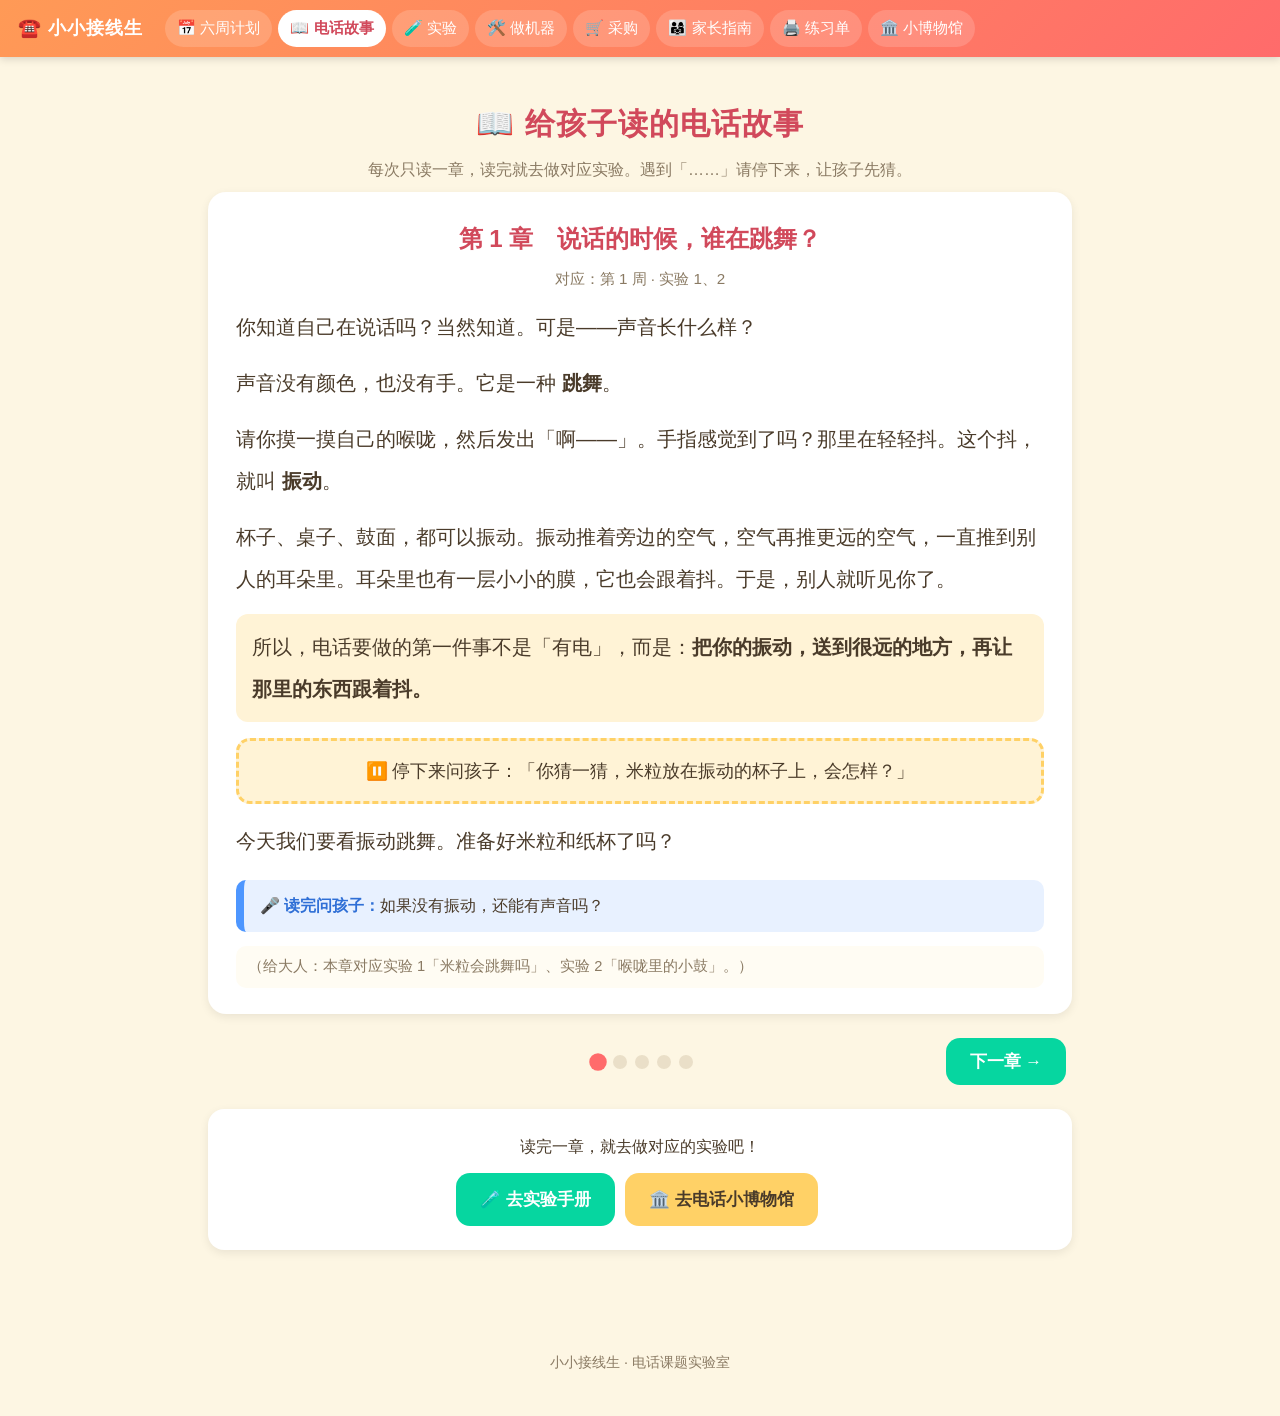
<file: kids-telephone-lab/story.html>
<!DOCTYPE html>
<html lang="zh-CN">
<head>
<meta charset="UTF-8">
<meta name="viewport" content="width=device-width, initial-scale=1.0">
<title>电话故事 · 小小接线生</title>
<link rel="stylesheet" href="assets/style.css">
<style>
  .chapter { display: none; }
  .chapter.on { display: block; animation: fadein .3s ease; }
  .storybook { background: #fff; border-radius: 18px; box-shadow: var(--shadow); padding: 26px 28px; }
  .storybook h2 { color: var(--deep); text-align: center; margin-bottom: 6px; }
  .storybook .sub { text-align: center; color: var(--muted); font-size: .95rem; margin-bottom: 14px; }
  .pause {
    background: #fff3d6; border: 3px dashed var(--yellow); border-radius: 14px;
    padding: 12px 16px; margin: 16px 0; font-size: 1.1rem; text-align: center;
  }
  .ask { background: #e8f1ff; border-left: 8px solid var(--blue); border-radius: 10px; padding: 12px 16px; margin-top: 18px; }
  .ask b { color: #2f6fd6; }
  .grown { color: var(--muted); font-size: .92rem; background: #fffcf3; border-radius: 10px; padding: 8px 12px; margin-top: 14px; }
</style>
</head>
<body>
<nav class="topnav">
  <a class="brand" href="index.html">☎️ 小小接线生</a>
  <div class="links">
    <a href="plan.html">📅 六周计划</a>
    <a class="here" href="story.html">📖 电话故事</a>
    <a href="experiments.html">🧪 实验</a>
    <a href="machine.html">🛠️ 做机器</a>
    <a href="shopping.html">🛒 采购</a>
    <a href="parents.html">👨‍👩‍👧 家长指南</a>
    <a href="worksheets.html">🖨️ 练习单</a>
    <a href="museum.html">🏛️ 小博物馆</a>
  </div>
</nav>

<div class="wrap">
  <div class="pagehead">
    <h1>📖 给孩子读的电话故事</h1>
    <p>每次只读一章，读完就去做对应实验。遇到「……」请停下来，让孩子先猜。</p>
  </div>

  <div class="storybook">
    <!-- 第 1 章 -->
    <div class="chapter on" id="c1">
      <h2>第 1 章　说话的时候，谁在跳舞？</h2>
      <p class="sub">对应：第 1 周 · 实验 1、2</p>
      <div class="story-text">
        <p>你知道自己在说话吗？当然知道。可是——声音长什么样？</p>
        <p>声音没有颜色，也没有手。它是一种 <b>跳舞</b>。</p>
        <p>请你摸一摸自己的喉咙，然后发出「啊——」。手指感觉到了吗？那里在轻轻抖。这个抖，就叫 <b>振动</b>。</p>
        <p>杯子、桌子、鼓面，都可以振动。振动推着旁边的空气，空气再推更远的空气，一直推到别人的耳朵里。耳朵里也有一层小小的膜，它也会跟着抖。于是，别人就听见你了。</p>
        <p class="say">所以，电话要做的第一件事不是「有电」，而是：<b>把你的振动，送到很远的地方，再让那里的东西跟着抖。</b></p>
        <div class="pause">⏸️ 停下来问孩子：「你猜一猜，米粒放在振动的杯子上，会怎样？」</div>
        <p>今天我们要看振动跳舞。准备好米粒和纸杯了吗？</p>
      </div>
      <div class="ask">🎤 <b>读完问孩子：</b>如果没有振动，还能有声音吗？</div>
      <p class="grown">（给大人：本章对应实验 1「米粒会跳舞吗」、实验 2「喉咙里的小鼓」。）</p>
    </div>

    <!-- 第 2 章 -->
    <div class="chapter" id="c2">
      <h2>第 2 章　没有电的电话</h2>
      <p class="sub">对应：第 2 周 · 实验 3</p>
      <div class="story-text">
        <p>很久很久以前，没有手机，也没有电话线。</p>
        <p>如果妈妈在河对岸，你想跟她说话，可以怎么做？……</p>
        <div class="pause">⏸️ 让孩子先说几个办法：大喊？写信？跑过去？</div>
        <p>可以大声喊。可是太远就听不见。可以写信，可是信走得很慢。可以让人跑去传话，可是人会累。</p>
        <p>有人发现：如果用一根绷紧的绳子，两边各放一个杯子，对着杯子说话，绳子会把振动送过去。这就是 <b>纸杯电话</b>，也叫土电话。</p>
        <p>它有一个脾气：</p>
        <p>🧵 绳子必须 <b>拉直、拉紧</b>。松了，振动就懒得走。<br>✋ 中间如果有人捏住绳子，振动会被拦住。<br>🧶 换不同的线，声音可能不一样。</p>
        <p>纸杯电话能打过一条走廊，却很难打过一座城。人们开始想：有没有办法，让振动变成另一种更容易走很远的东西？</p>
        <p class="say">那种东西，就是 <b>电</b>。</p>
      </div>
      <div class="ask">🎤 <b>读完问孩子：</b>纸杯电话的线为什么要拉直？捏住线会发生什么？</div>
      <p class="grown">（给大人：对应实验 3「纸杯电话」。本章的核心现象：线松了听不见、捏住线振动被挡住。）</p>
    </div>

    <!-- 第 3 章 -->
    <div class="chapter" id="c3">
      <h2>第 3 章　会说话的机器</h2>
      <p class="sub">对应：第 3 周 · 实验 4、5</p>
      <div class="story-text">
        <p>大约 150 年前，世界上好多人都在想同一件事：怎样用电流传送说话。</p>
        <p>有一位老师叫 <b>贝尔</b>。他常常帮助听不见声音的人学习说话，所以他特别认真地研究声音。实验室里还有他的助手。有一天，机器那头忽然传来清楚的话。助手冲过来——电话真的会说话了！</p>
        <p>电话里有两个小魔术师：</p>
        <p>🎤 <b>话筒</b>：你说话 → 薄片振动 → 电流跟着变<br>🔊 <b>听筒</b>：变化的电流 → 磁铁和线圈互相推 → 薄片振动 → 你听见声音</p>
        <p>电跑得很快，比绳子听话多了。于是，声音可以穿过街道、穿过城市。</p>
        <p class="say">电和磁是好朋友。给铁钉绕上铜线，接上电池，铁钉会变成磁铁，能吸起回形针。听筒里也藏着类似的把戏。</p>
        <div class="pause">⏸️ 问孩子：「没有电池的时候，绕了线的铁钉能吸回形针吗？」</div>
      </div>
      <div class="ask">🎤 <b>读完问孩子：</b>话筒和听筒，哪个把声音变成电？哪个把电变回声音？</div>
      <p class="grown">（给大人：历史上格雷、梅乌奇等人几乎同时在做类似的事。对孩子说：很多人都在发明，贝尔这一台特别有名。对应实验 4「电变成磁」、实验 5「纸杯电磁听筒」——孩子能「听见手机里的歌从纸杯出来」就够了。）</p>
    </div>

    <!-- 第 4 章 -->
    <div class="chapter" id="c4">
      <h2>第 4 章　小小接线生</h2>
      <p class="sub">对应：第 5 周 · 实验 6、7</p>
      <div class="story-text">
        <p>最早的电话像一条专属小路：你家的线只连到对方家。城里人越来越多，总不能每两家拉一根线。</p>
        <p>于是出现了 <b>电话局</b>。所有的线先回到一个大厅。大厅里坐着 <b>接线生</b>。</p>
        <p>你摇一下电话，接线生的灯亮了。她问：「你要打给谁？」你说：「医院。」她就把你的线，插到医院那一孔。你们的电路接通了，就可以说话。</p>
        <p>在中国，早期电话有一个好听的外国名字，叫 <b>德律风</b>。一百多年前，上海已经有了电话交换所。那时候电话号码很短，有的商店号码只有一位或两位数！</p>
        <p>接线生的工作又快又累，还容易插错。后来人们发明了 <b>自动交换机</b> 和 <b>拨号盘</b>：你转圈子，机器自己帮你接线。再后来变成按键：「嘀、嘀、嘀」。</p>
        <p class="say">我们要做的时光电话机，最有趣的部分就是当一回接线生——用自己的手，把「家」和「医院」连起来。</p>
      </div>
      <div class="ask">🎤 <b>读完问孩子：</b>如果没有接线生，每家要拉多少根线？你觉得当接线生累不累？</div>
      <p class="grown">（给大人：对应实验 6「一对一有线对讲」、实验 7「小小接线生」。插错孔是绝佳的教学时刻。）</p>
    </div>

    <!-- 第 5 章 -->
    <div class="chapter" id="c5">
      <h2>第 5 章　线不见了，电话还在</h2>
      <p class="sub">对应：第 6 周 · 结题</p>
      <div class="story-text">
        <p>拨号盘电话很重，必须待在家里。人们又想：走路的时候能不能打电话？</p>
        <p>于是有了很大很重的手机，有人叫它「大哥大」。后来手机变小，放进口袋。再后来，手机不仅能说话，还能看照片、发消息。</p>
        <p>线好像不见了。其实不是魔法：空中有看不见的电波，像把电线变成了空气里的桥。这一部分等你再大一点，可以专门研究。</p>
        <p class="say">现在请你记住三句话，这就是你的课题结论：<br>1️⃣ <b>声音是振动。</b><br>2️⃣ <b>电话先把振动变成电，再把电变回振动。</b><br>3️⃣ <b>接线生、拨号盘、手机，都是为了让「连到谁」这件事更快、更方便。</b></p>
        <p>如果有人问你「电话是谁发明的」，你可以回答：</p>
        <p class="say">「很多人一起努力。贝尔做出了很有名的电话。后来还有接线生、拨号盘和手机。<b>我也做了一台。</b>」</p>
      </div>
      <div class="ask">🎤 <b>读完问孩子：</b>① 如果没有振动，还能有声音吗？② 纸杯电话和真电话，哪里一样、哪里不一样？③ 你愿意当发明家，还是当接线生？为什么？</div>
      <p class="grown">（给大人：对应时间线海报 W4、结题小报告 W6，以及「电话小博物馆」页面。）</p>
    </div>
  </div>

  <div class="story-nav">
    <button class="btn ghost" id="prevBtn">← 上一章</button>
    <div class="dots" id="dots"></div>
    <button class="btn" id="nextBtn">下一章 →</button>
  </div>

  <div class="card" style="text-align:center;">
    <p>读完一章，就去做对应的实验吧！</p>
    <a class="btn" href="experiments.html">🧪 去实验手册</a>
    <a class="btn sunny" href="museum.html">🏛️ 去电话小博物馆</a>
  </div>
</div>

<footer class="site">小小接线生 · 电话课题实验室</footer>
<script src="assets/site.js"></script>
<script>
(function () {
  var chapters = Array.prototype.slice.call(document.querySelectorAll('.chapter'));
  var dotsBox = document.getElementById('dots');
  var cur = 0;

  chapters.forEach(function (c, i) {
    var d = document.createElement('i');
    d.addEventListener('click', function () { show(i); });
    dotsBox.appendChild(d);
  });
  var dots = Array.prototype.slice.call(dotsBox.children);

  function show(i) {
    cur = Math.max(0, Math.min(chapters.length - 1, i));
    chapters.forEach(function (c, j) { c.classList.toggle('on', j === cur); });
    dots.forEach(function (d, j) { d.classList.toggle('on', j === cur); });
    document.getElementById('prevBtn').style.visibility = cur === 0 ? 'hidden' : 'visible';
    document.getElementById('nextBtn').style.visibility = cur === chapters.length - 1 ? 'hidden' : 'visible';
    if (history.replaceState) history.replaceState(null, '', '#c' + (cur + 1));
    window.scrollTo({ top: 0, behavior: 'smooth' });
  }

  document.getElementById('prevBtn').addEventListener('click', function () { show(cur - 1); });
  document.getElementById('nextBtn').addEventListener('click', function () { show(cur + 1); });

  var m = (location.hash || '').match(/^#c(\d)$/);
  show(m ? parseInt(m[1], 10) - 1 : 0);
})();
</script>
</body>
</html>
</file>
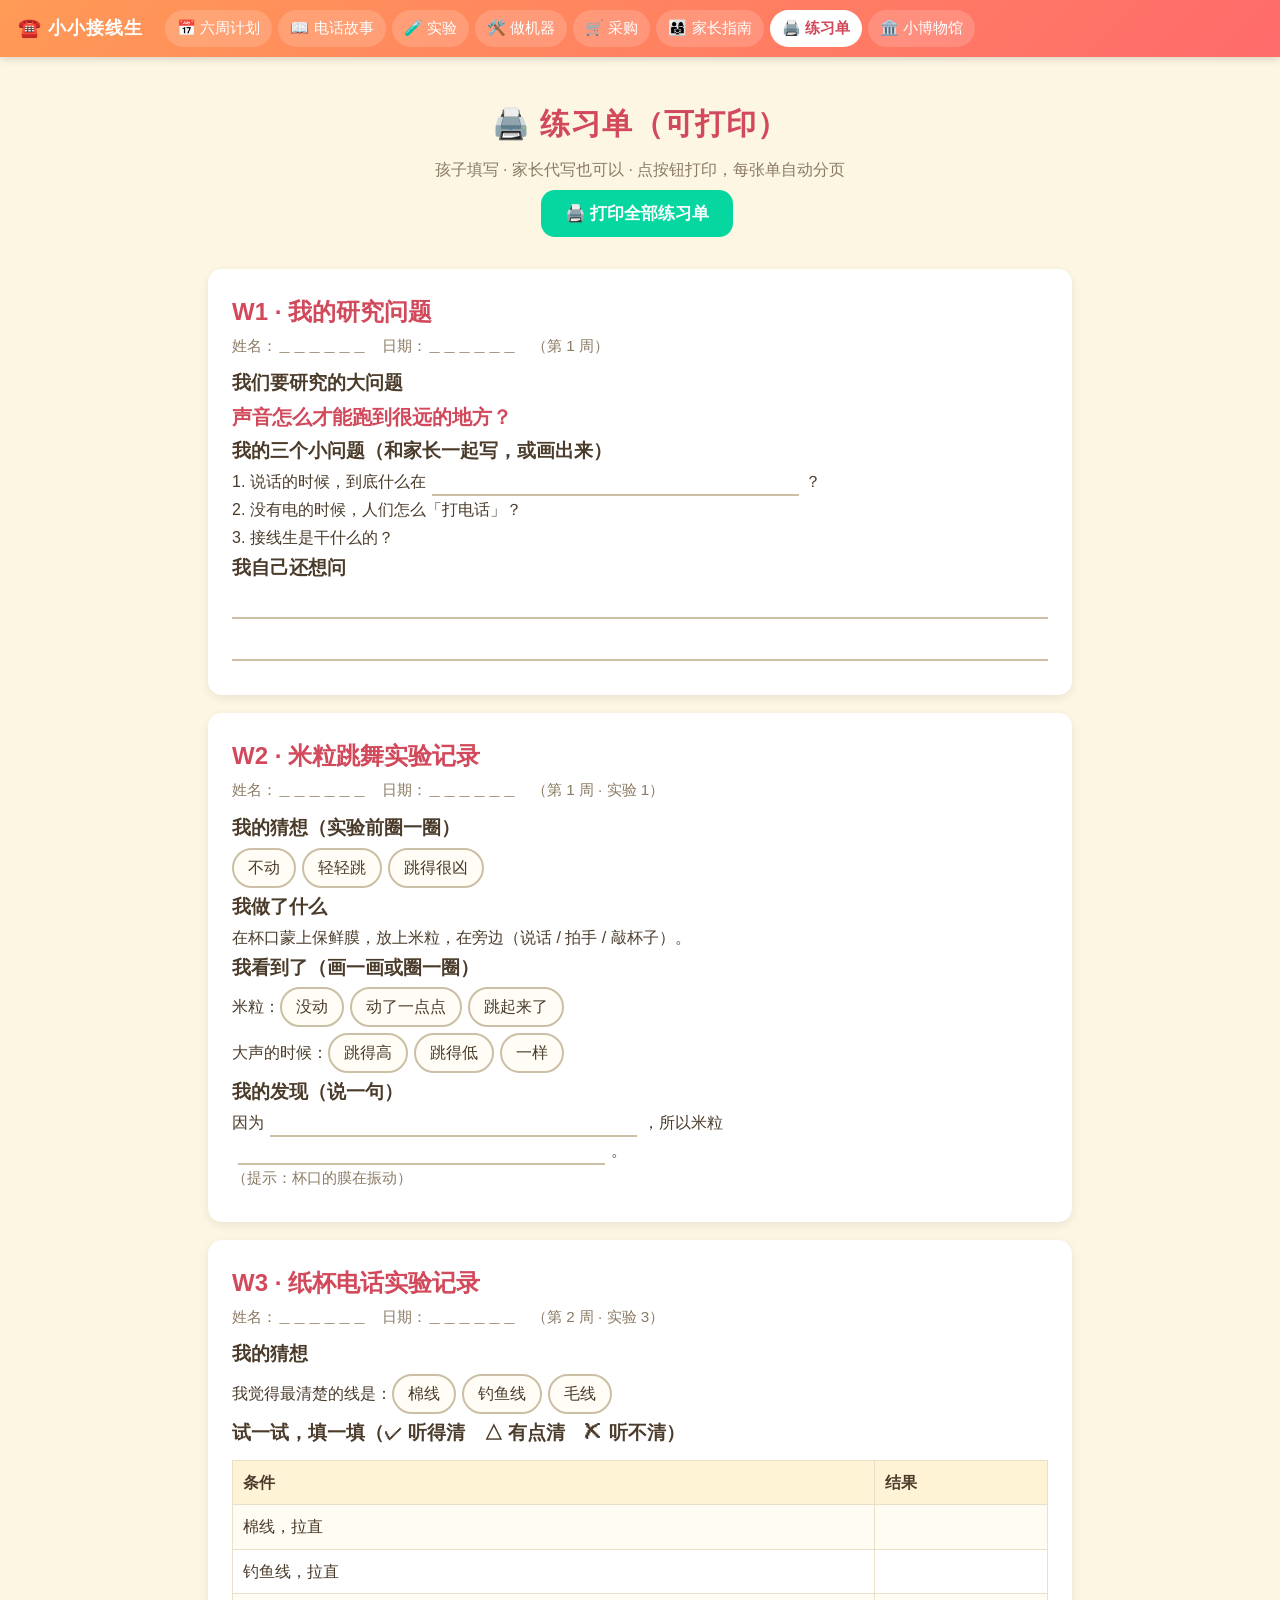
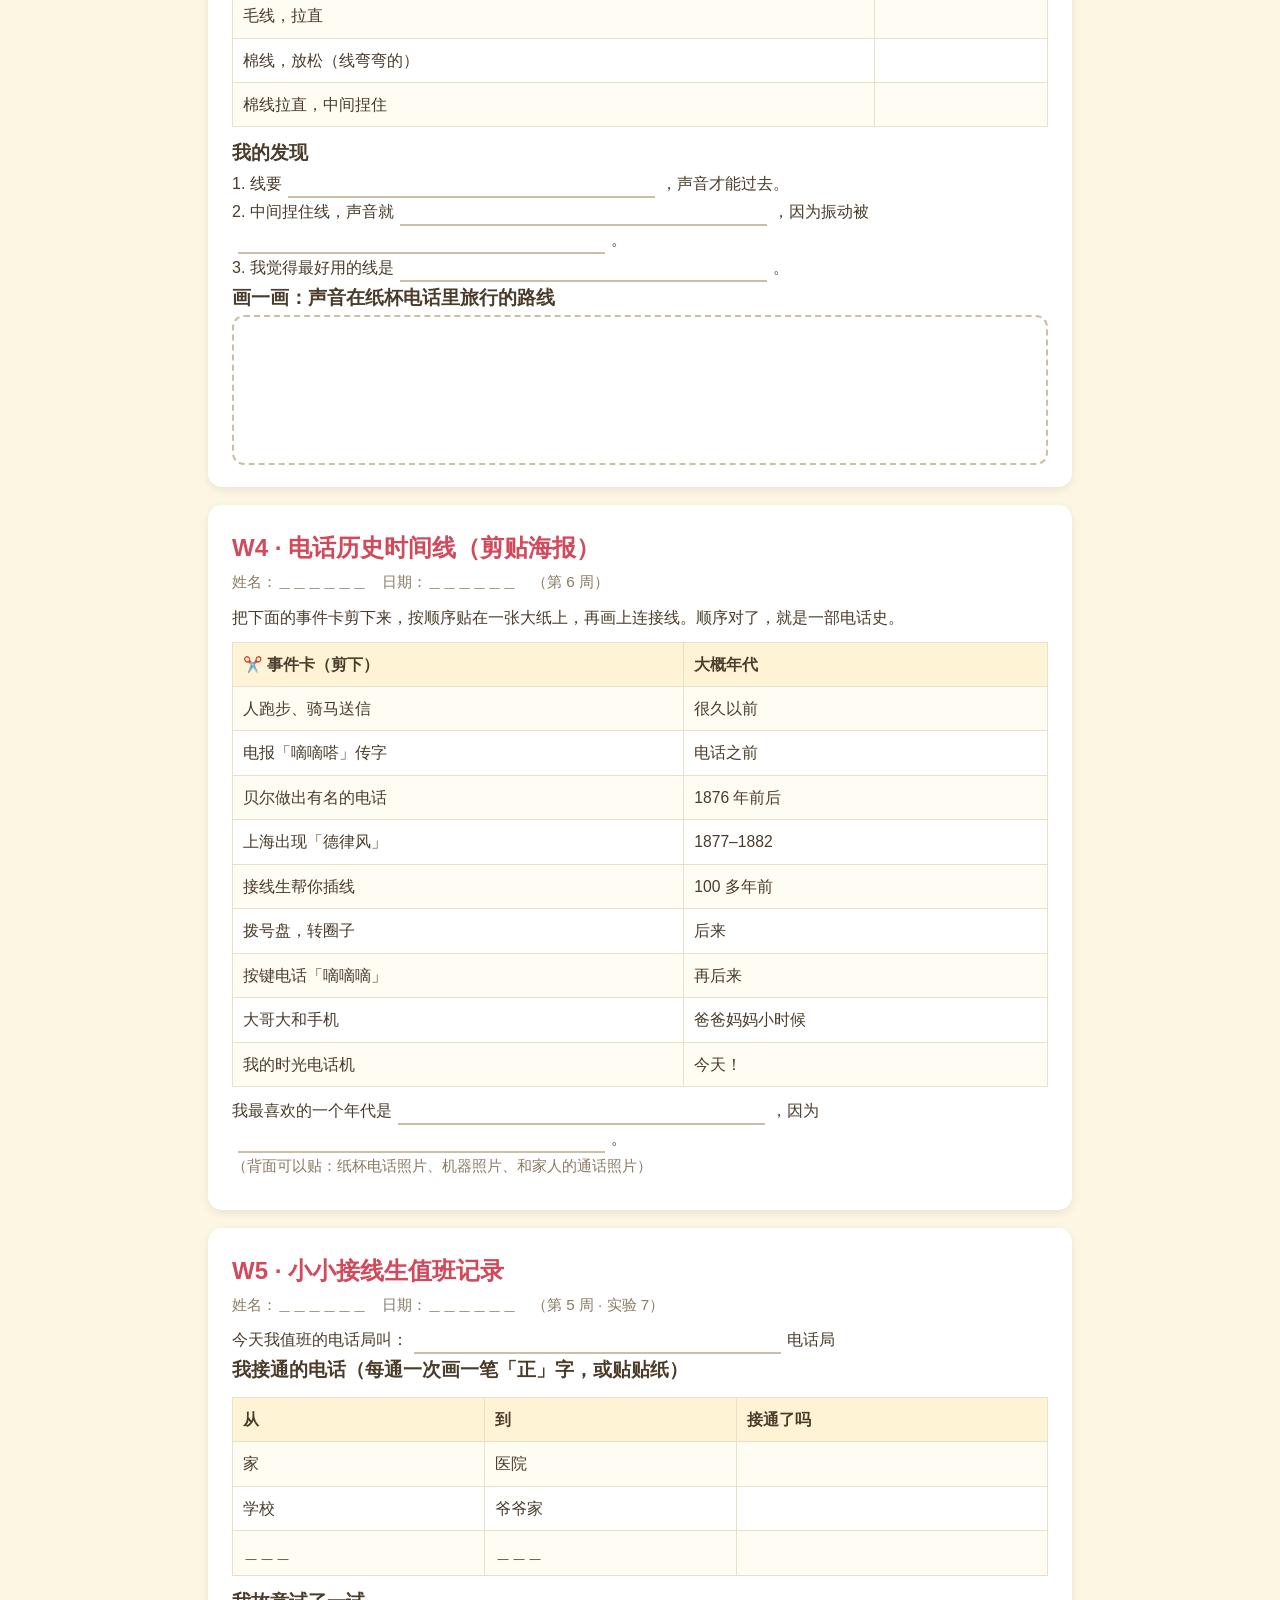
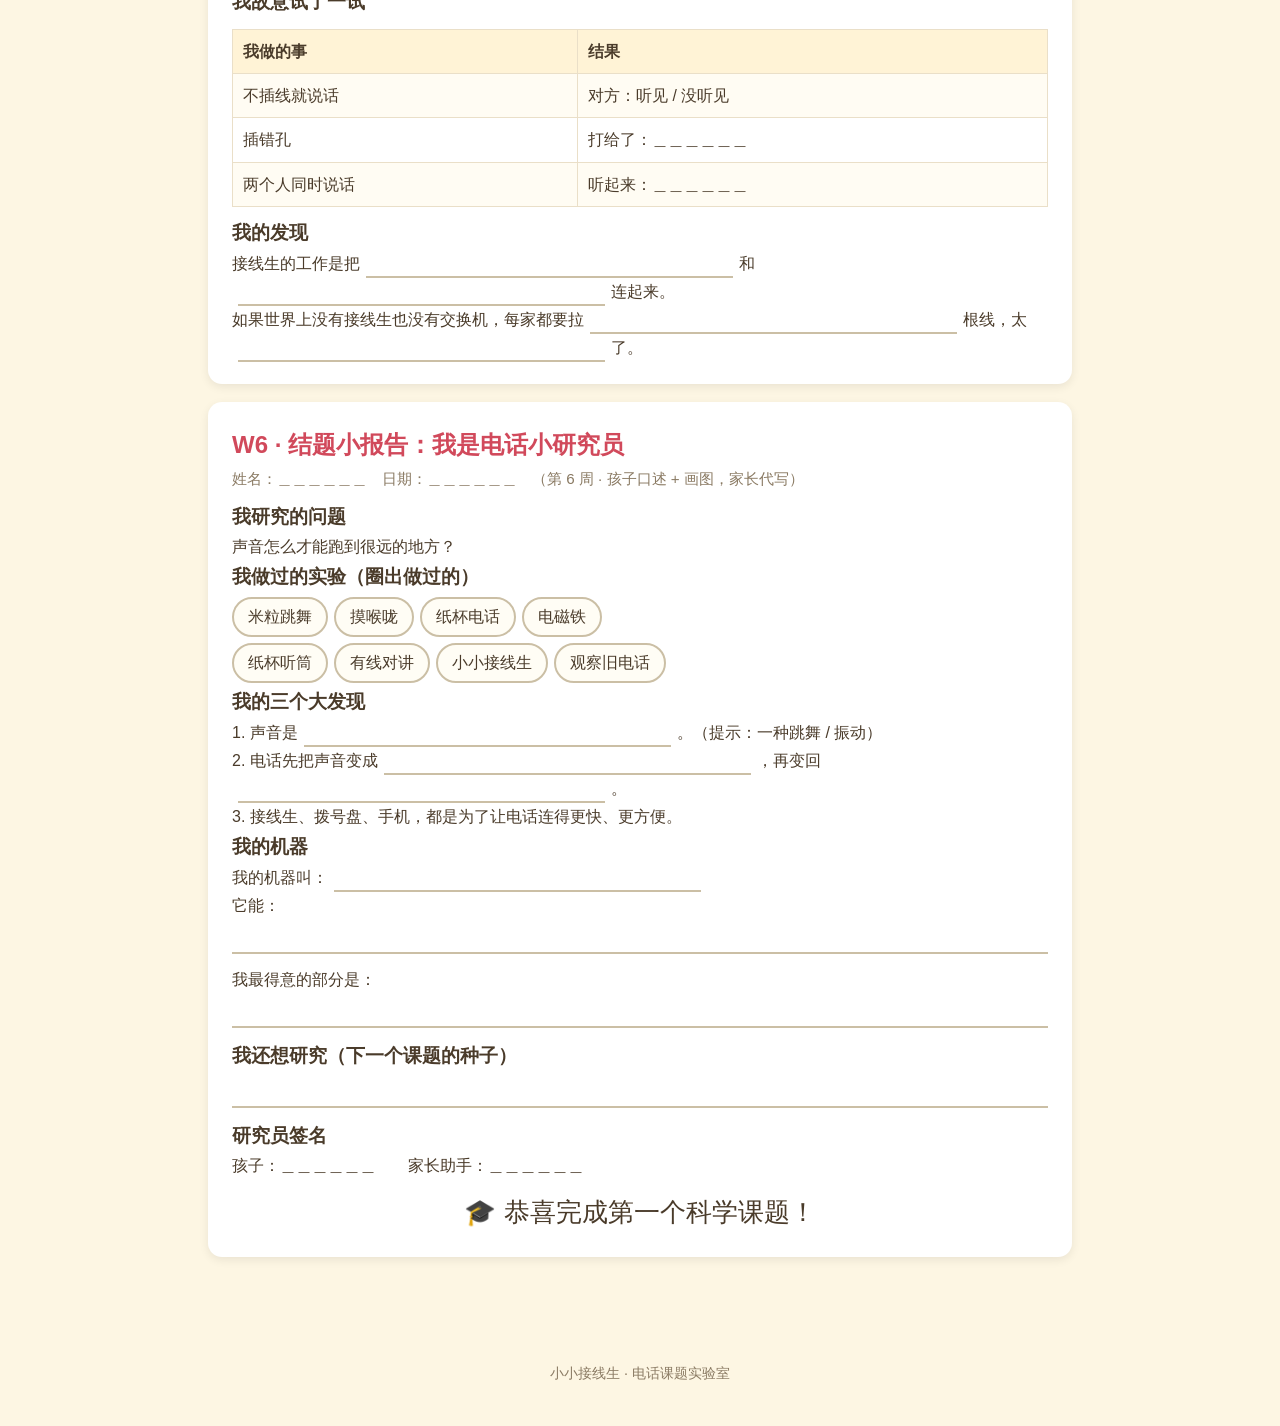
<file: kids-telephone-lab/worksheets.html>
<!DOCTYPE html>
<html lang="zh-CN">
<head>
<meta charset="UTF-8">
<meta name="viewport" content="width=device-width, initial-scale=1.0">
<title>练习单（可打印） · 小小接线生</title>
<link rel="stylesheet" href="assets/style.css">
<style>
  .circle-opt {
    display: inline-block; border: 2px solid #cbbfa5; border-radius: 999px;
    padding: 4px 14px; margin: 3px 6px 3px 0; background: #fffdf5;
  }
  .stamp { font-size: 1.6rem; }
</style>
</head>
<body>
<nav class="topnav">
  <a class="brand" href="index.html">☎️ 小小接线生</a>
  <div class="links">
    <a href="plan.html">📅 六周计划</a>
    <a href="story.html">📖 电话故事</a>
    <a href="experiments.html">🧪 实验</a>
    <a href="machine.html">🛠️ 做机器</a>
    <a href="shopping.html">🛒 采购</a>
    <a href="parents.html">👨‍👩‍👧 家长指南</a>
    <a class="here" href="worksheets.html">🖨️ 练习单</a>
    <a href="museum.html">🏛️ 小博物馆</a>
  </div>
</nav>

<div class="wrap">
  <div class="pagehead no-print">
    <h1>🖨️ 练习单（可打印）</h1>
    <p>孩子填写 · 家长代写也可以 · 点按钮打印，每张单自动分页</p>
    <button class="btn" onclick="window.print()">🖨️ 打印全部练习单</button>
  </div>

  <!-- W1 -->
  <div class="sheet" id="w1">
    <h2>W1 · 我的研究问题</h2>
    <p class="meta">姓名：＿＿＿＿＿＿　日期：＿＿＿＿＿＿　（第 1 周）</p>
    <h3>我们要研究的大问题</h3>
    <p style="font-size:1.25rem; font-weight:bold; color:var(--deep);">声音怎么才能跑到很远的地方？</p>
    <h3>我的三个小问题（和家长一起写，或画出来）</h3>
    <p>1. 说话的时候，到底什么在<span class="wline short"></span>？</p>
    <p>2. 没有电的时候，人们怎么「打电话」？</p>
    <p>3. 接线生是干什么的？</p>
    <h3>我自己还想问</h3>
    <div class="wline"></div>
    <div class="wline"></div>
  </div>

  <!-- W2 -->
  <div class="sheet" id="w2">
    <h2>W2 · 米粒跳舞实验记录</h2>
    <p class="meta">姓名：＿＿＿＿＿＿　日期：＿＿＿＿＿＿　（第 1 周 · 实验 1）</p>
    <h3>我的猜想（实验前圈一圈）</h3>
    <p><span class="circle-opt">不动</span><span class="circle-opt">轻轻跳</span><span class="circle-opt">跳得很凶</span></p>
    <h3>我做了什么</h3>
    <p>在杯口蒙上保鲜膜，放上米粒，在旁边（说话 / 拍手 / 敲杯子）。</p>
    <h3>我看到了（画一画或圈一圈）</h3>
    <p>米粒：<span class="circle-opt">没动</span><span class="circle-opt">动了一点点</span><span class="circle-opt">跳起来了</span></p>
    <p>大声的时候：<span class="circle-opt">跳得高</span><span class="circle-opt">跳得低</span><span class="circle-opt">一样</span></p>
    <h3>我的发现（说一句）</h3>
    <p>因为<span class="wline short"></span>，所以米粒<span class="wline short"></span>。</p>
    <p class="meta">（提示：杯口的膜在振动）</p>
  </div>

  <!-- W3 -->
  <div class="sheet" id="w3">
    <h2>W3 · 纸杯电话实验记录</h2>
    <p class="meta">姓名：＿＿＿＿＿＿　日期：＿＿＿＿＿＿　（第 2 周 · 实验 3）</p>
    <h3>我的猜想</h3>
    <p>我觉得最清楚的线是：<span class="circle-opt">棉线</span><span class="circle-opt">钓鱼线</span><span class="circle-opt">毛线</span></p>
    <h3>试一试，填一填（✓ 听得清　△ 有点清　✗ 听不清）</h3>
    <table class="tbl">
      <tr><th>条件</th><th>结果</th></tr>
      <tr><td>棉线，拉直</td><td></td></tr>
      <tr><td>钓鱼线，拉直</td><td></td></tr>
      <tr><td>毛线，拉直</td><td></td></tr>
      <tr><td>棉线，放松（线弯弯的）</td><td></td></tr>
      <tr><td>棉线拉直，中间捏住</td><td></td></tr>
    </table>
    <h3>我的发现</h3>
    <p>1. 线要<span class="wline short"></span>，声音才能过去。</p>
    <p>2. 中间捏住线，声音就<span class="wline short"></span>，因为振动被<span class="wline short"></span>。</p>
    <p>3. 我觉得最好用的线是<span class="wline short"></span>。</p>
    <h3>画一画：声音在纸杯电话里旅行的路线</h3>
    <div style="border:2px dashed #cbbfa5; border-radius:12px; height:150px;"></div>
  </div>

  <!-- W4 -->
  <div class="sheet" id="w4">
    <h2>W4 · 电话历史时间线（剪贴海报）</h2>
    <p class="meta">姓名：＿＿＿＿＿＿　日期：＿＿＿＿＿＿　（第 6 周）</p>
    <p>把下面的事件卡剪下来，按顺序贴在一张大纸上，再画上连接线。顺序对了，就是一部电话史。</p>
    <table class="tbl">
      <tr><th>✂️ 事件卡（剪下）</th><th>大概年代</th></tr>
      <tr><td>人跑步、骑马送信</td><td>很久以前</td></tr>
      <tr><td>电报「嘀嘀嗒」传字</td><td>电话之前</td></tr>
      <tr><td>贝尔做出有名的电话</td><td>1876 年前后</td></tr>
      <tr><td>上海出现「德律风」</td><td>1877–1882</td></tr>
      <tr><td>接线生帮你插线</td><td>100 多年前</td></tr>
      <tr><td>拨号盘，转圈子</td><td>后来</td></tr>
      <tr><td>按键电话「嘀嘀嘀」</td><td>再后来</td></tr>
      <tr><td>大哥大和手机</td><td>爸爸妈妈小时候</td></tr>
      <tr><td>我的时光电话机</td><td>今天！</td></tr>
    </table>
    <p>我最喜欢的一个年代是<span class="wline short"></span>，因为<span class="wline short"></span>。</p>
    <p class="meta">（背面可以贴：纸杯电话照片、机器照片、和家人的通话照片）</p>
  </div>

  <!-- W5 -->
  <div class="sheet" id="w5">
    <h2>W5 · 小小接线生值班记录</h2>
    <p class="meta">姓名：＿＿＿＿＿＿　日期：＿＿＿＿＿＿　（第 5 周 · 实验 7）</p>
    <p>今天我值班的电话局叫：<span class="wline short"></span>电话局</p>
    <h3>我接通的电话（每通一次画一笔「正」字，或贴贴纸）</h3>
    <table class="tbl">
      <tr><th>从</th><th>到</th><th>接通了吗</th></tr>
      <tr><td>家</td><td>医院</td><td></td></tr>
      <tr><td>学校</td><td>爷爷家</td><td></td></tr>
      <tr><td>＿＿＿</td><td>＿＿＿</td><td></td></tr>
    </table>
    <h3>我故意试了一试</h3>
    <table class="tbl">
      <tr><th>我做的事</th><th>结果</th></tr>
      <tr><td>不插线就说话</td><td>对方：听见 / 没听见</td></tr>
      <tr><td>插错孔</td><td>打给了：＿＿＿＿＿＿</td></tr>
      <tr><td>两个人同时说话</td><td>听起来：＿＿＿＿＿＿</td></tr>
    </table>
    <h3>我的发现</h3>
    <p>接线生的工作是把<span class="wline short"></span>和<span class="wline short"></span>连起来。</p>
    <p>如果世界上没有接线生也没有交换机，每家都要拉<span class="wline short"></span>根线，太<span class="wline short"></span>了。</p>
  </div>

  <!-- W6 -->
  <div class="sheet" id="w6">
    <h2>W6 · 结题小报告：我是电话小研究员</h2>
    <p class="meta">姓名：＿＿＿＿＿＿　日期：＿＿＿＿＿＿　（第 6 周 · 孩子口述 + 画图，家长代写）</p>
    <h3>我研究的问题</h3>
    <p>声音怎么才能跑到很远的地方？</p>
    <h3>我做过的实验（圈出做过的）</h3>
    <p>
      <span class="circle-opt">米粒跳舞</span><span class="circle-opt">摸喉咙</span><span class="circle-opt">纸杯电话</span><span class="circle-opt">电磁铁</span><br>
      <span class="circle-opt">纸杯听筒</span><span class="circle-opt">有线对讲</span><span class="circle-opt">小小接线生</span><span class="circle-opt">观察旧电话</span>
    </p>
    <h3>我的三个大发现</h3>
    <p>1. 声音是<span class="wline short"></span>。（提示：一种跳舞 / 振动）</p>
    <p>2. 电话先把声音变成<span class="wline short"></span>，再变回<span class="wline short"></span>。</p>
    <p>3. 接线生、拨号盘、手机，都是为了让电话连得更快、更方便。</p>
    <h3>我的机器</h3>
    <p>我的机器叫：<span class="wline short"></span></p>
    <p>它能：</p>
    <div class="wline"></div>
    <p>我最得意的部分是：</p>
    <div class="wline"></div>
    <h3>我还想研究（下一个课题的种子）</h3>
    <div class="wline"></div>
    <h3>研究员签名</h3>
    <p>孩子：＿＿＿＿＿＿　　家长助手：＿＿＿＿＿＿</p>
    <p class="stamp" style="text-align:center; margin-top:10px;">🎓 恭喜完成第一个科学课题！</p>
  </div>
</div>

<footer class="site">小小接线生 · 电话课题实验室</footer>
<script src="assets/site.js"></script>
</body>
</html>
</file>
<file: kids-telephone-lab/assets/style.css>
/* 小小接线生 · 共享样式 */
:root {
  --bg: #fdf6e3;
  --card: #ffffff;
  --ink: #4a3b2a;
  --muted: #8a7a63;
  --red: #ff6b6b;
  --orange: #ff9a56;
  --yellow: #ffd166;
  --green: #06d6a0;
  --deep: #d1495b;
  --blue: #4d96ff;
  --shadow: 0 3px 10px rgba(0, 0, 0, .08);
}
* { box-sizing: border-box; margin: 0; padding: 0; }
html { scroll-behavior: smooth; }
body {
  font-family: "PingFang SC", "Microsoft YaHei", "Noto Sans SC", sans-serif;
  background: var(--bg);
  color: var(--ink);
  line-height: 1.75;
}

/* 顶部导航 */
.topnav {
  position: sticky; top: 0; z-index: 50;
  display: flex; flex-wrap: wrap; align-items: center; gap: 6px 14px;
  padding: 10px 18px;
  background: linear-gradient(135deg, var(--orange), var(--red));
  box-shadow: 0 2px 8px rgba(0, 0, 0, .15);
}
.topnav .brand {
  color: #fff; font-weight: 900; font-size: 1.15rem;
  text-decoration: none; letter-spacing: 1px; margin-right: 8px;
}
.topnav .links { display: flex; flex-wrap: wrap; gap: 6px; }
.topnav .links a {
  color: #fff; text-decoration: none; font-size: .95rem;
  padding: 5px 12px; border-radius: 999px; background: rgba(255, 255, 255, .16);
  transition: background .15s, transform .15s;
}
.topnav .links a:hover { background: rgba(255, 255, 255, .32); transform: translateY(-1px); }
.topnav .links a.here { background: #fff; color: var(--deep); font-weight: bold; }

.wrap { max-width: 900px; margin: 0 auto; padding: 22px 18px 60px; }

/* 页头 */
.pagehead { text-align: center; padding: 18px 0 8px; }
.pagehead h1 { font-size: 1.9rem; color: var(--deep); letter-spacing: 1px; }
.pagehead p { color: var(--muted); margin-top: 6px; }

/* 卡片 */
.card {
  background: var(--card); border-radius: 16px; padding: 18px 20px;
  margin: 14px 0; box-shadow: var(--shadow);
}
.card h2 { color: var(--deep); font-size: 1.35rem; margin-bottom: 10px; }
.card h3 { color: var(--ink); font-size: 1.12rem; margin: 12px 0 6px; }
.card p { margin: 6px 0; }

.grid2 { display: grid; grid-template-columns: 1fr 1fr; gap: 14px; }
.grid3 { display: grid; grid-template-columns: repeat(3, 1fr); gap: 14px; }
@media (max-width: 720px) { .grid2, .grid3 { grid-template-columns: 1fr; } }

/* 标签 */
.tag {
  display: inline-block; background: var(--yellow); color: var(--ink);
  border-radius: 8px; padding: 2px 10px; font-size: .82rem; font-weight: bold;
  margin: 2px 4px 2px 0;
}
.tag.green { background: var(--green); color: #fff; }
.tag.red { background: var(--red); color: #fff; }
.tag.blue { background: var(--blue); color: #fff; }

/* 按钮 */
.btn {
  display: inline-block; border: none; border-radius: 14px; cursor: pointer;
  padding: 12px 24px; font-size: 1.05rem; font-weight: bold;
  background: var(--green); color: #fff; margin: 6px 6px 6px 0;
  text-decoration: none; transition: transform .12s;
  font-family: inherit;
}
.btn:active { transform: scale(.96); }
.btn.warn { background: var(--red); }
.btn.sunny { background: var(--yellow); color: var(--ink); }
.btn.ghost { background: #fff; color: var(--deep); border: 2px solid var(--deep); }

/* 折叠（原生 details） */
details.acc {
  background: var(--card); border-radius: 14px; box-shadow: var(--shadow);
  margin: 10px 0; overflow: hidden;
}
details.acc > summary {
  cursor: pointer; padding: 14px 18px; font-weight: bold; font-size: 1.05rem;
  list-style: none; display: flex; align-items: center; gap: 8px;
}
details.acc > summary::before { content: "▸"; color: var(--red); transition: transform .2s; }
details.acc[open] > summary::before { transform: rotate(90deg); }
details.acc > summary::-webkit-details-marker { display: none; }
details.acc .acc-body { padding: 0 18px 16px; }

/* 表格 */
table.tbl { width: 100%; border-collapse: collapse; margin: 10px 0; background: #fff; }
table.tbl th, table.tbl td {
  border: 1px solid #eadfc8; padding: 8px 10px; text-align: left;
  font-size: .98rem; vertical-align: top;
}
table.tbl th { background: #fff3d6; }
table.tbl tr:nth-child(even) td { background: #fffcf3; }

/* 猜一猜选项 */
.guess { display: flex; flex-wrap: wrap; gap: 8px; margin: 8px 0; }
.guess-opt {
  border: 3px solid var(--yellow); background: #fff; border-radius: 12px;
  padding: 10px 16px; font-size: 1rem; cursor: pointer; font-family: inherit;
  transition: all .15s;
}
.guess-opt:hover { transform: translateY(-2px); }
.guess-opt.picked { border-color: var(--green); background: #e0fff4; font-weight: bold; }
.guess-note { font-size: .9rem; color: var(--muted); }

/* 步骤 */
ol.steps { counter-reset: st; list-style: none; margin: 8px 0; }
ol.steps > li {
  counter-increment: st; position: relative;
  padding: 8px 8px 8px 46px; margin: 6px 0;
  background: #fffcf3; border-radius: 10px;
}
ol.steps > li::before {
  content: counter(st); position: absolute; left: 10px; top: 10px;
  width: 26px; height: 26px; border-radius: 50%;
  background: var(--red); color: #fff; font-weight: bold;
  display: flex; align-items: center; justify-content: center; font-size: .9rem;
}
ol.steps > li.done { opacity: .55; text-decoration: line-through; }

/* 安全框 */
.safety {
  background: #ffe3e3; border: 3px solid var(--red); border-radius: 16px;
  padding: 16px 20px; margin: 14px 0;
}
.safety h2, .safety h3 { color: var(--deep); }
.safety ul { margin-left: 22px; }

/* 提示框 */
.tip {
  background: #e0fff4; border-left: 8px solid var(--green);
  border-radius: 10px; padding: 10px 14px; margin: 10px 0;
}
.think {
  background: #fff3d6; border-left: 8px solid var(--yellow);
  border-radius: 10px; padding: 10px 14px; margin: 10px 0;
}

/* 清单（采购/勾选） */
.checklist { list-style: none; }
.checklist li {
  display: flex; align-items: baseline; gap: 10px;
  background: #fff; border-radius: 10px; padding: 9px 12px; margin: 6px 0;
  box-shadow: var(--shadow); font-size: .98rem;
}
.checklist li input { transform: scale(1.4); margin-top: 2px; flex: none; }
.checklist li .nm { font-weight: bold; }
.checklist li .kw { color: var(--muted); font-size: .85rem; }
.checklist li .pr { margin-left: auto; color: var(--deep); font-weight: bold; white-space: nowrap; }
.checklist li.off { opacity: .45; }
.checklist li.off .nm { text-decoration: line-through; }

.totalbar {
  position: sticky; bottom: 12px; z-index: 20;
  background: var(--deep); color: #fff; border-radius: 999px;
  padding: 12px 22px; text-align: center; font-size: 1.1rem; font-weight: bold;
  box-shadow: 0 6px 18px rgba(0, 0, 0, .25); margin-top: 16px;
}

/* 分段页签 */
.seg { display: flex; flex-wrap: wrap; gap: 8px; justify-content: center; margin: 14px 0; }
.seg button {
  border: none; border-radius: 999px; padding: 10px 20px; font-size: 1rem;
  font-weight: bold; cursor: pointer; background: #fff; color: var(--ink);
  box-shadow: var(--shadow); font-family: inherit;
}
.seg button.on { background: var(--red); color: #fff; }
.segpage { display: none; }
.segpage.on { display: block; animation: fadein .25s ease; }
@keyframes fadein { from { opacity: 0; transform: translateY(6px); } to { opacity: 1; } }

/* 故事阅读器 */
.story-text { font-size: 1.28rem; line-height: 2.05; }
.story-text p { margin: 14px 0; }
.story-text .say { background: #fff3d6; border-radius: 12px; padding: 12px 16px; }
.story-nav { display: flex; justify-content: space-between; align-items: center; margin: 16px 0; gap: 8px; }
.dots { display: flex; gap: 8px; justify-content: center; }
.dots i {
  width: 14px; height: 14px; border-radius: 50%; background: #eadfc8;
  cursor: pointer; transition: all .15s;
}
.dots i.on { background: var(--red); transform: scale(1.25); }

/* 观察表勾选格 */
.obs td, .obs th { text-align: center; }
.obs td:first-child { text-align: left; }
.obs input { transform: scale(1.5); cursor: pointer; }

/* 练习单书写线 */
.wline { border-bottom: 2px solid #cbbfa5; min-height: 1.9em; margin: 4px 0 12px; }
.wline.short { width: 45%; display: inline-block; min-height: 1.6em; margin: 0 6px; vertical-align: bottom; }
.sheet { background: #fff; border-radius: 14px; box-shadow: var(--shadow); padding: 22px 24px; margin: 18px 0; }
.sheet h2 { color: var(--deep); }
.sheet .meta { color: var(--muted); font-size: .95rem; margin-bottom: 8px; }

/* 图示 */
figure.diagram { background: #fff; border-radius: 16px; box-shadow: var(--shadow); padding: 16px; margin: 14px 0; }
figure.diagram figcaption { text-align: center; color: var(--muted); font-size: .92rem; margin-top: 8px; }
figure.diagram svg { display: block; margin: 0 auto; max-width: 100%; height: auto; }

footer.site { text-align: center; color: var(--muted); padding: 26px 12px 40px; font-size: .9rem; }

/* 打印（练习单） */
@media print {
  .topnav, .no-print, footer.site, .totalbar { display: none !important; }
  body { background: #fff; }
  .sheet { box-shadow: none; border: 1px solid #ddd; page-break-inside: avoid; }
  .wrap { max-width: none; padding: 0; }
}
</file>
